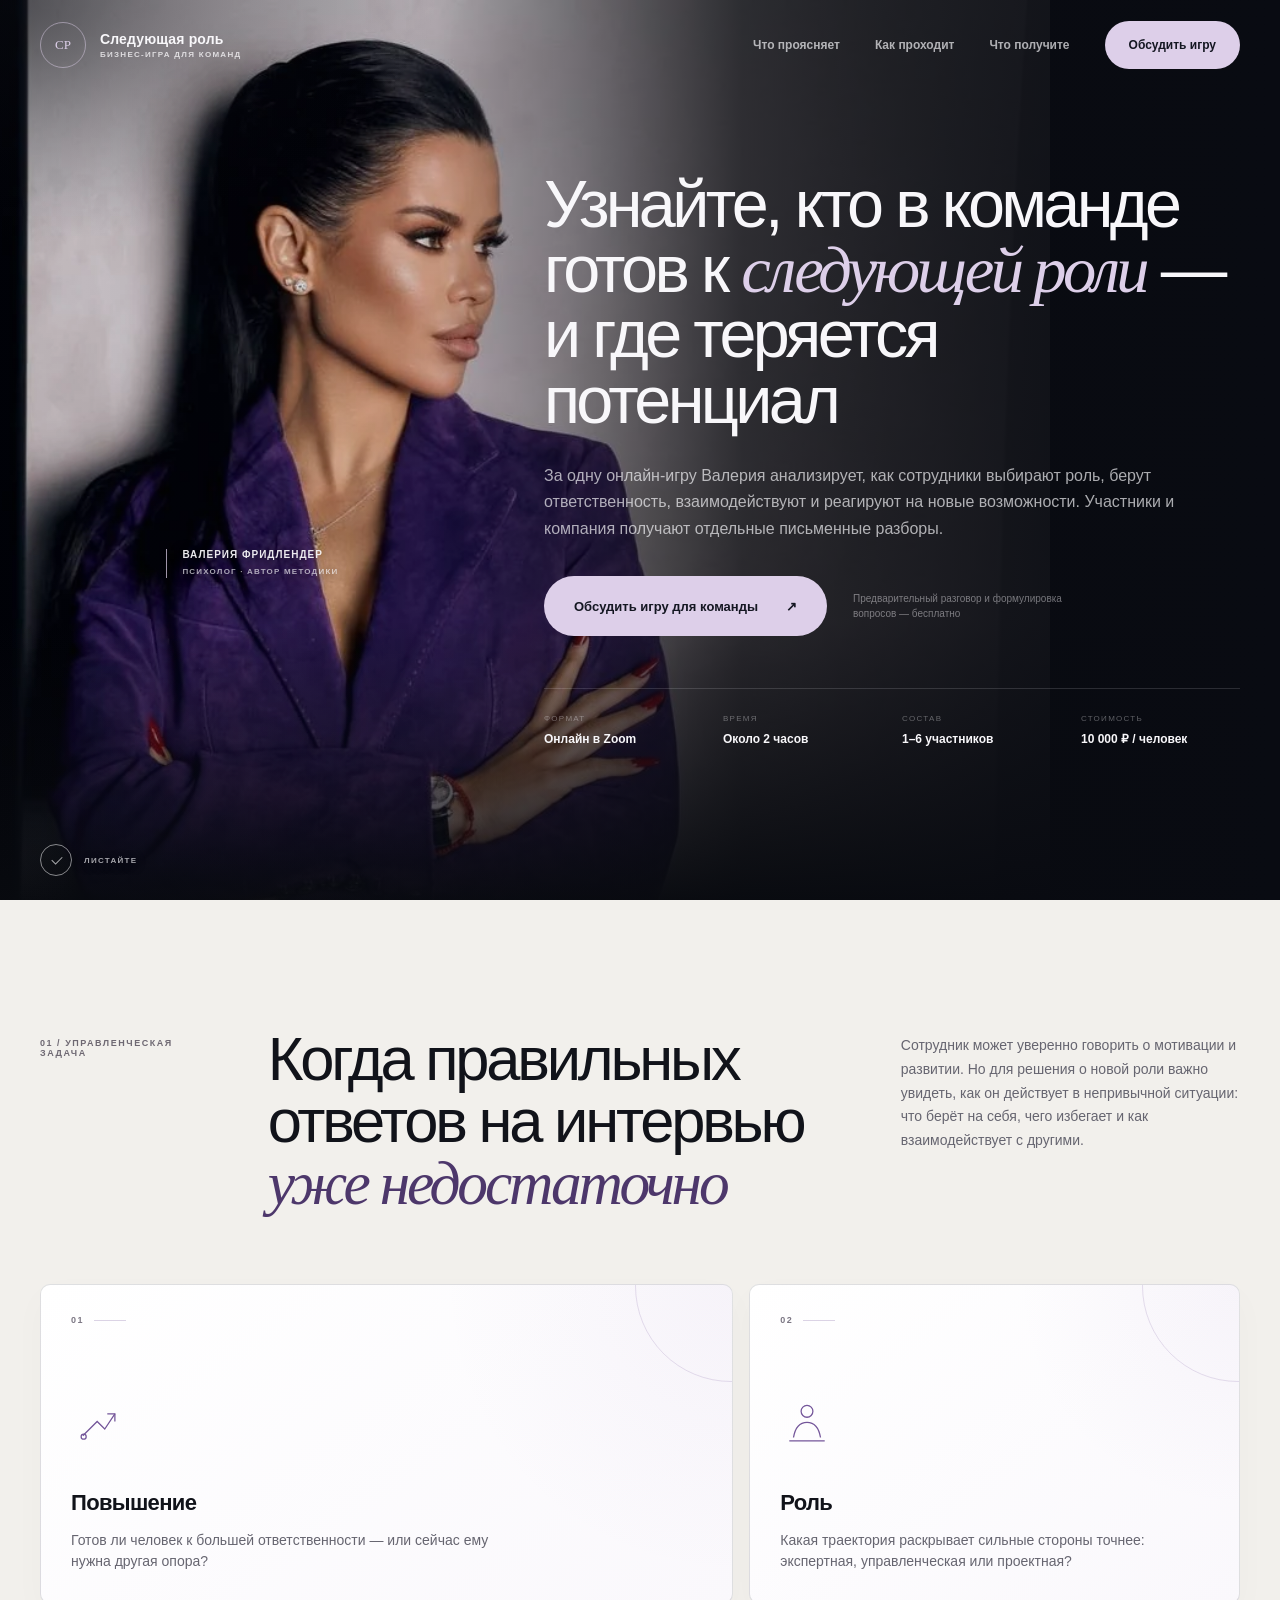
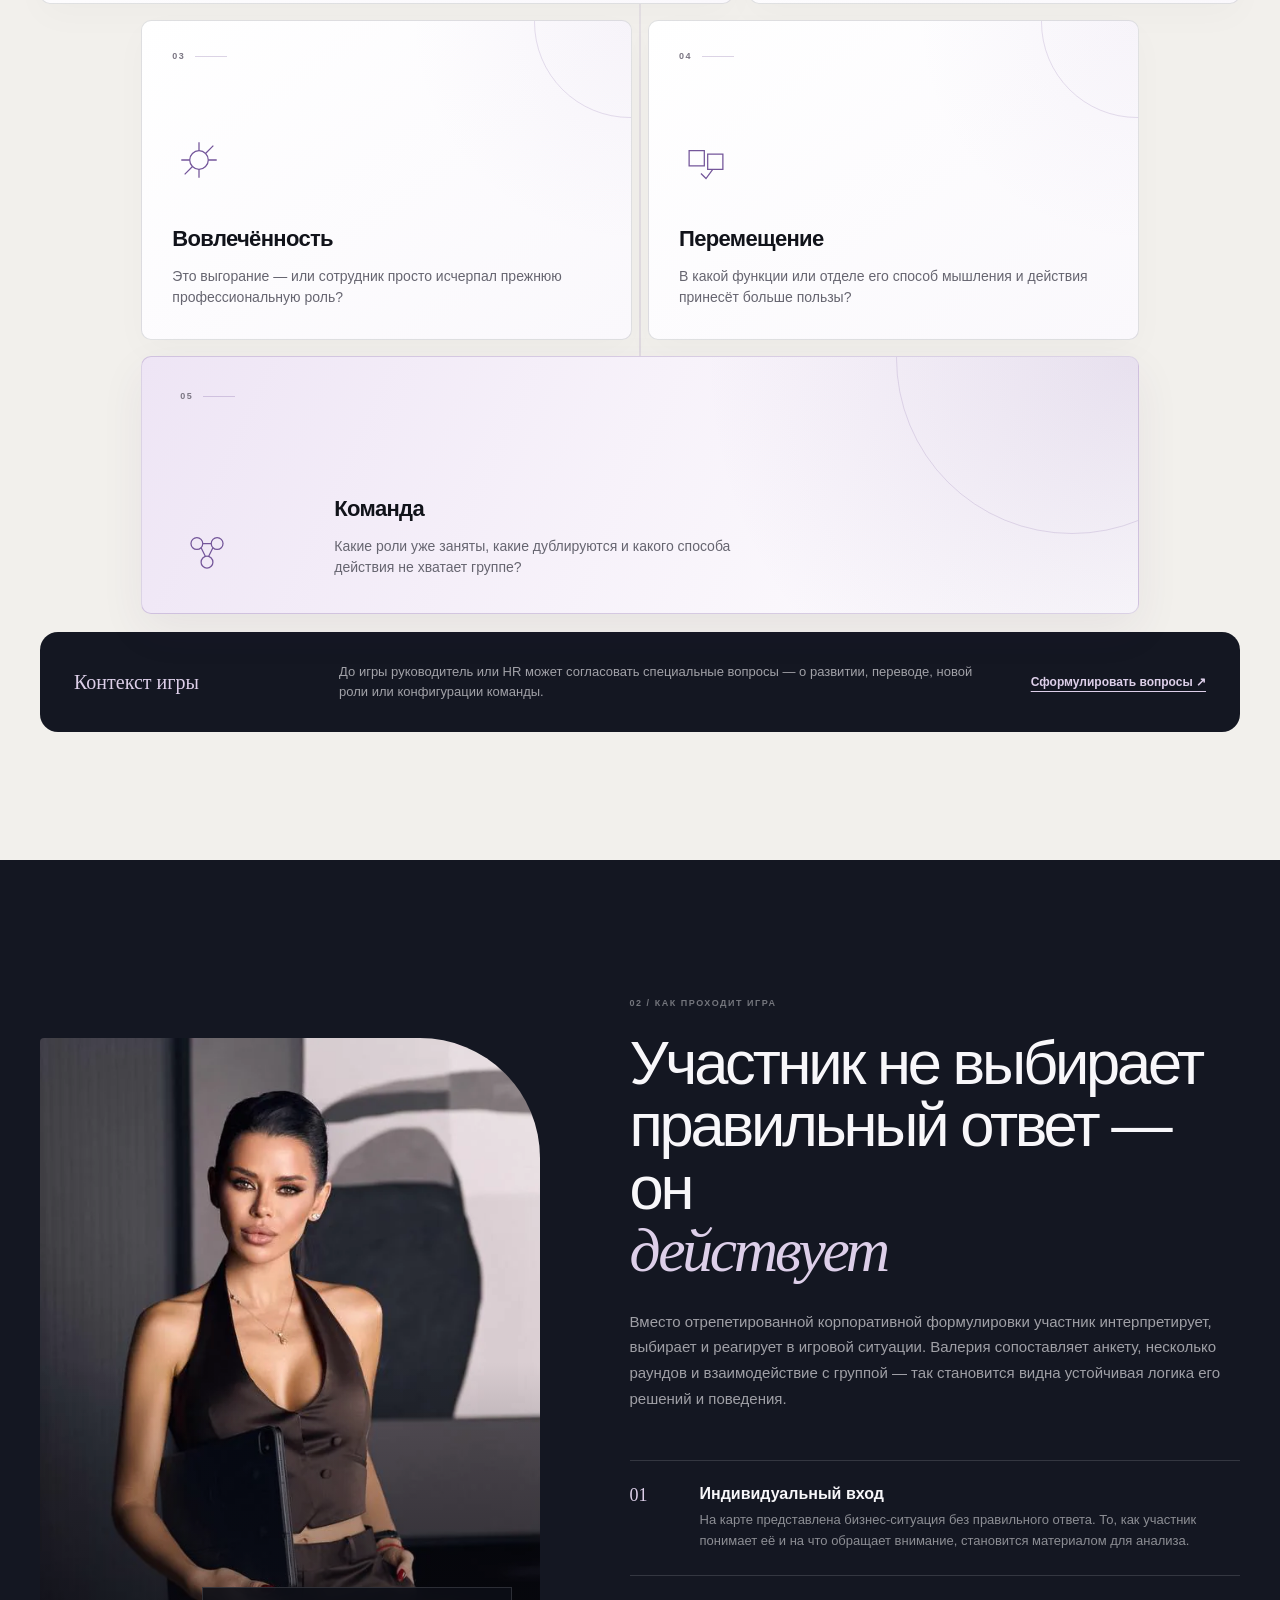
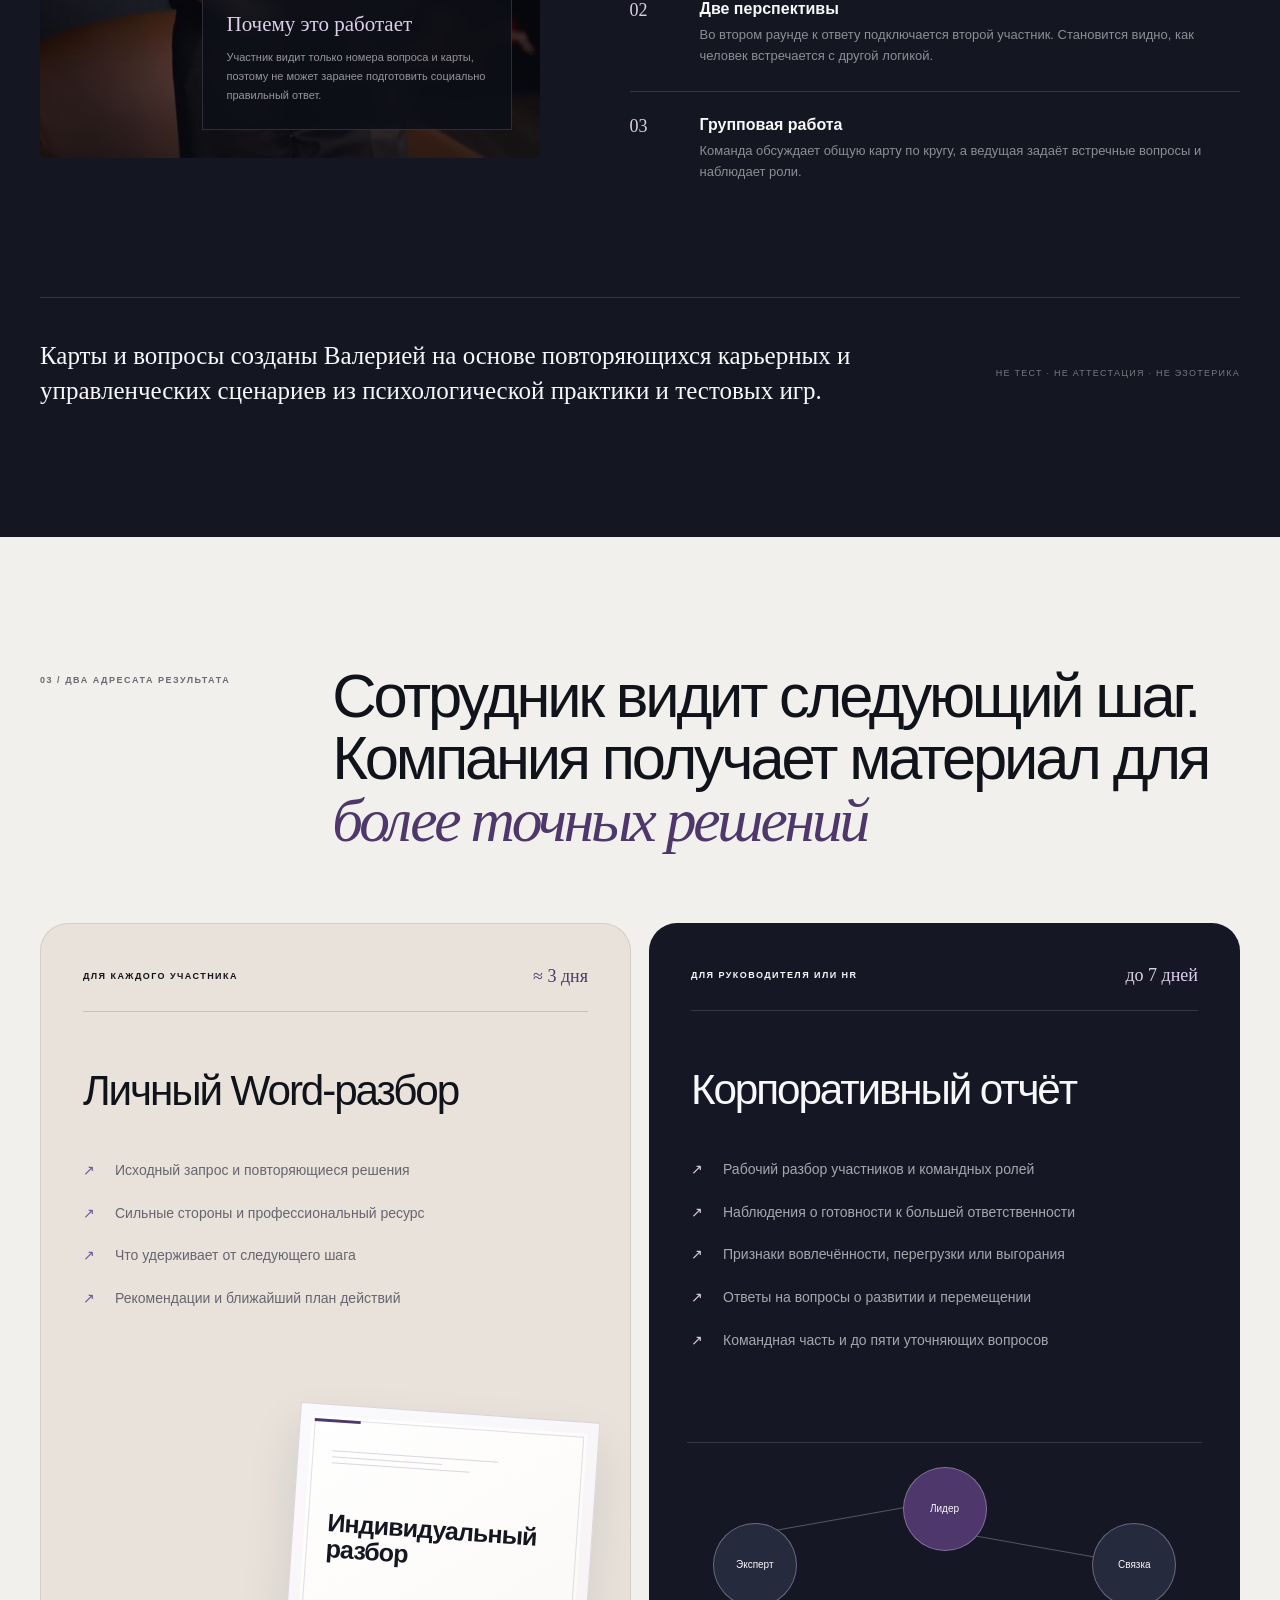
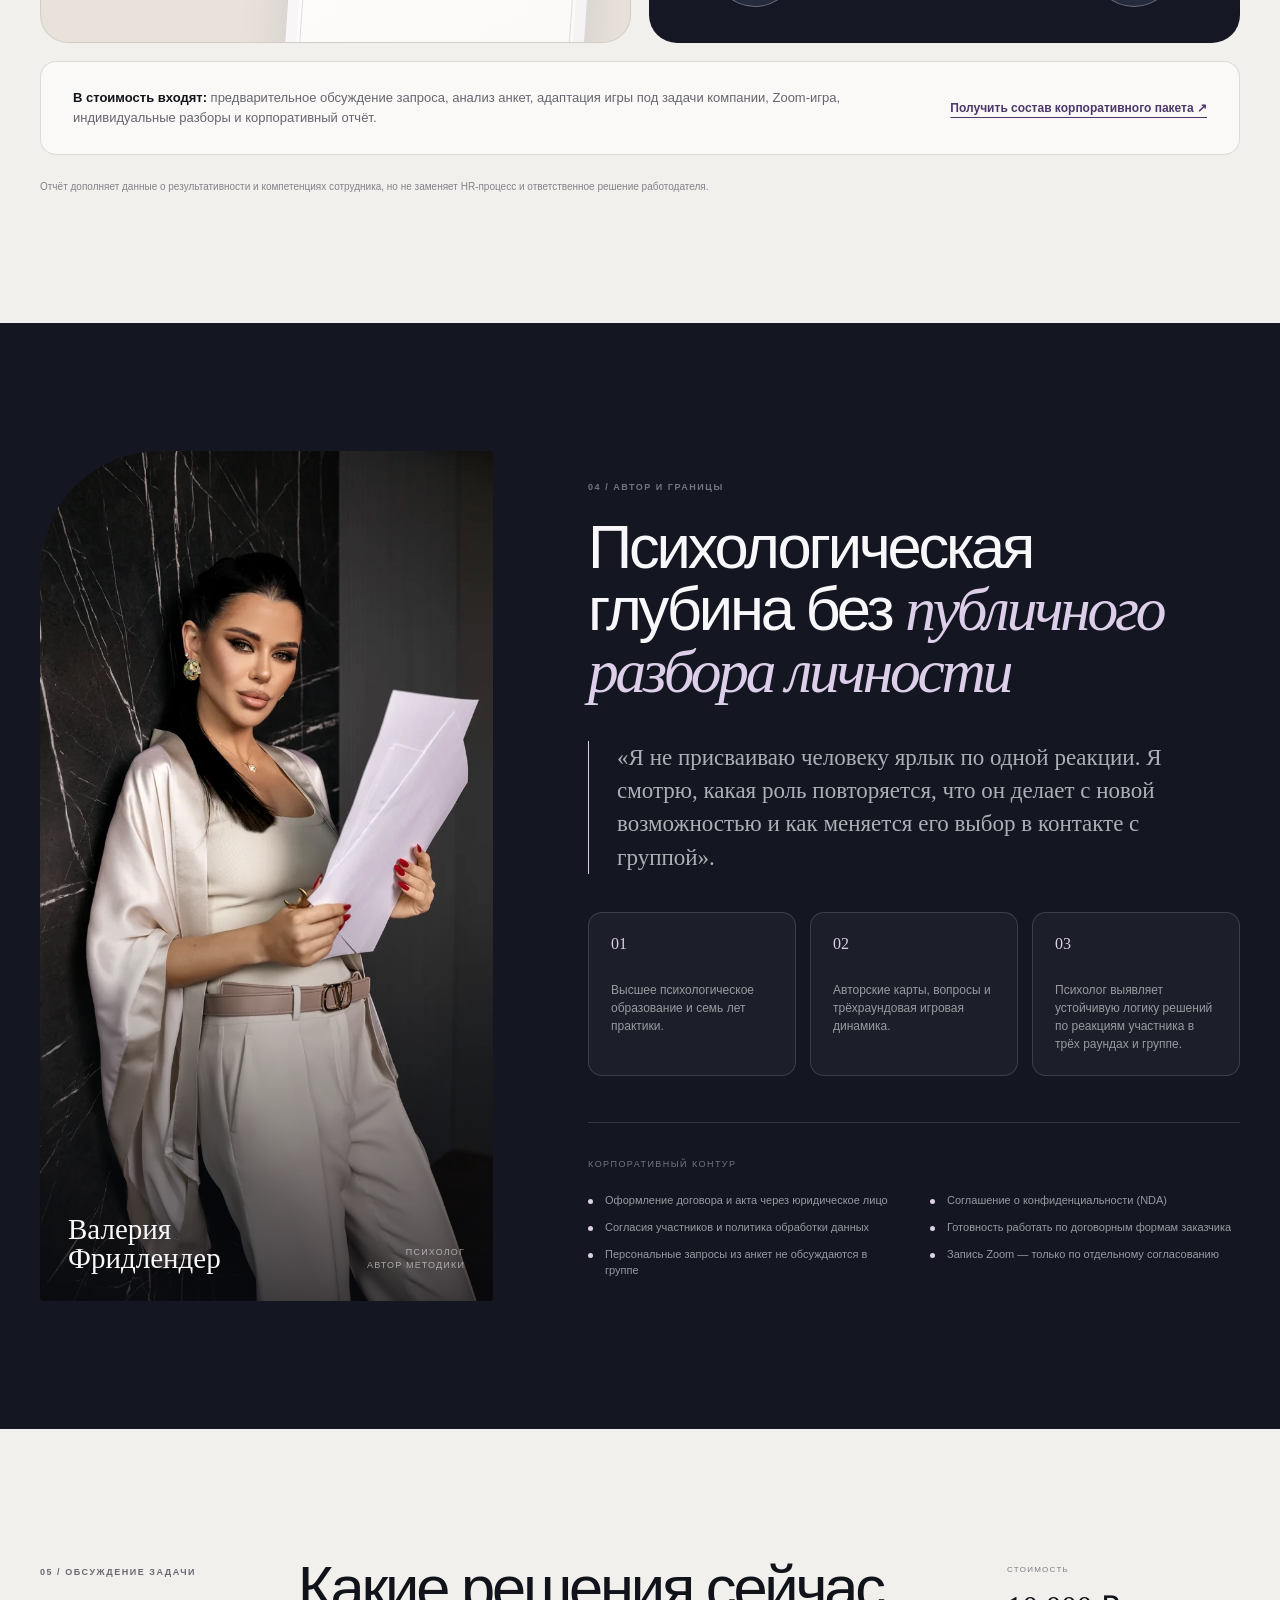
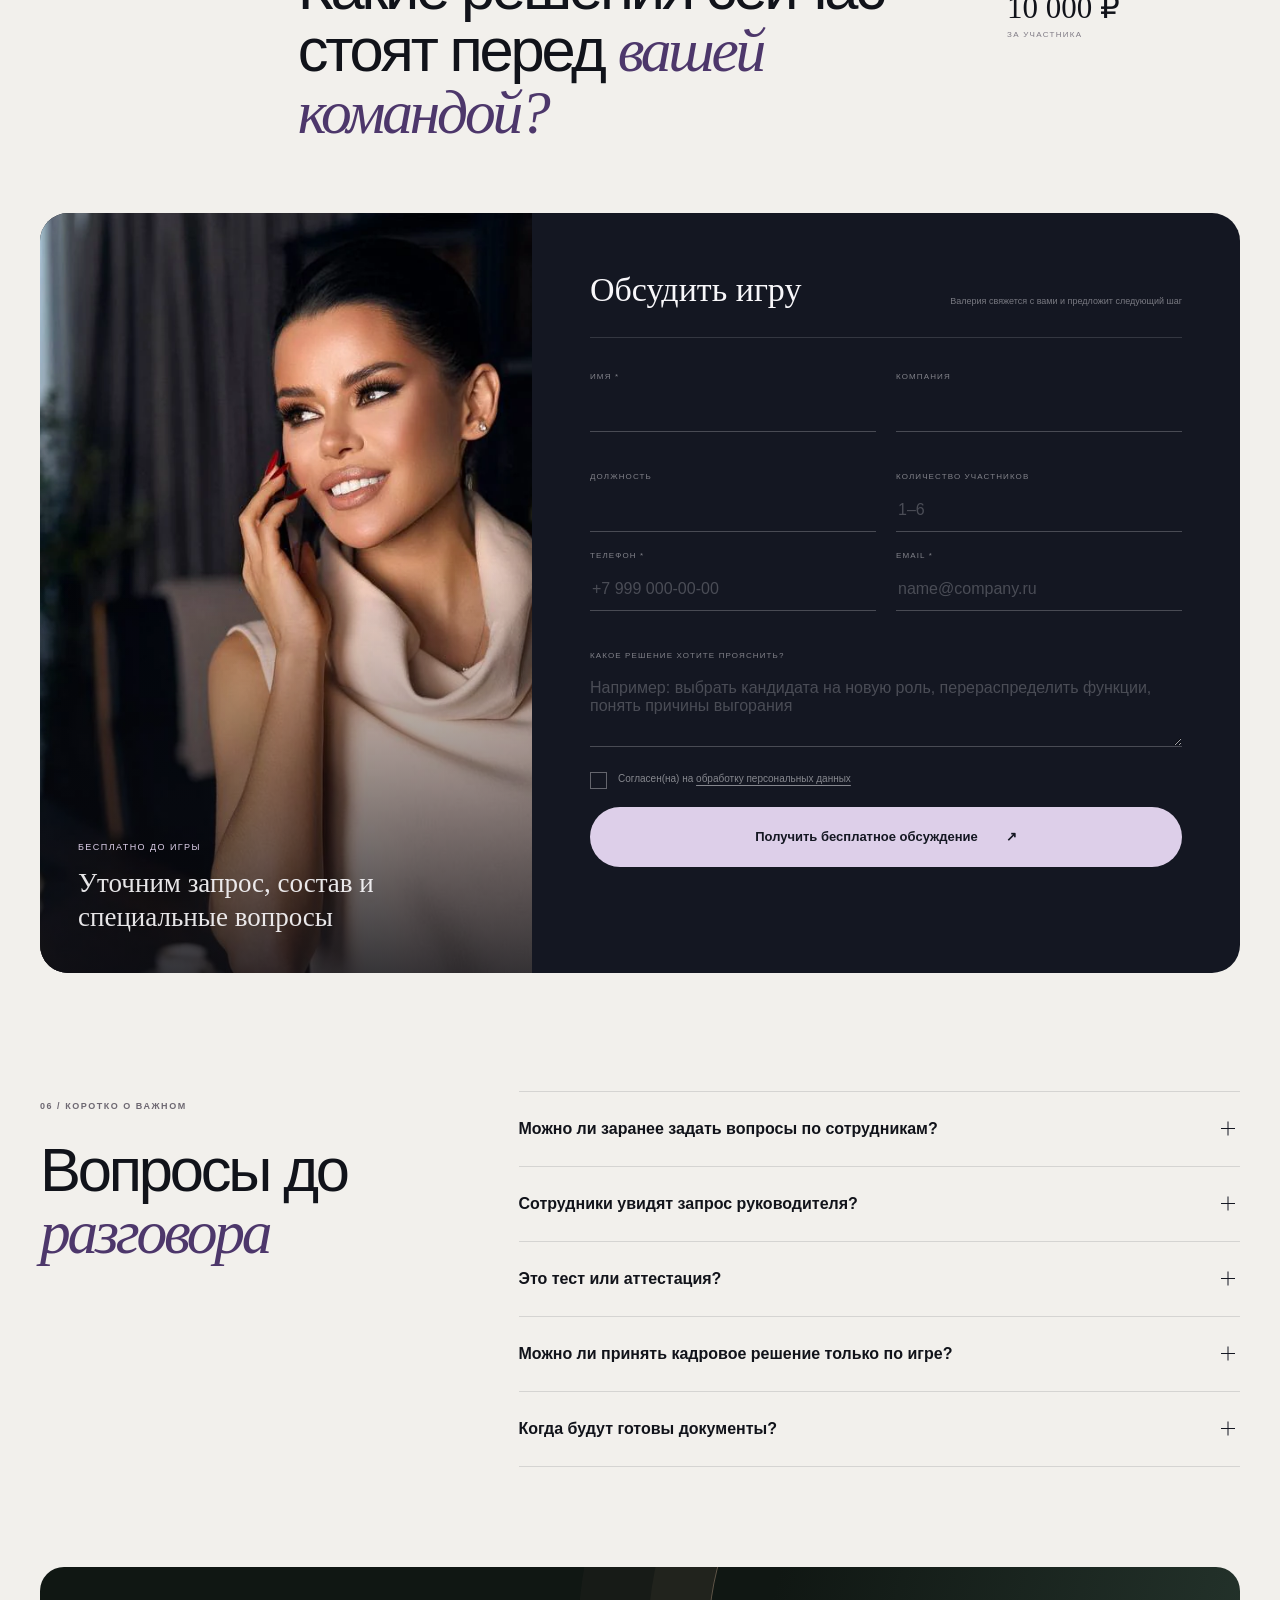
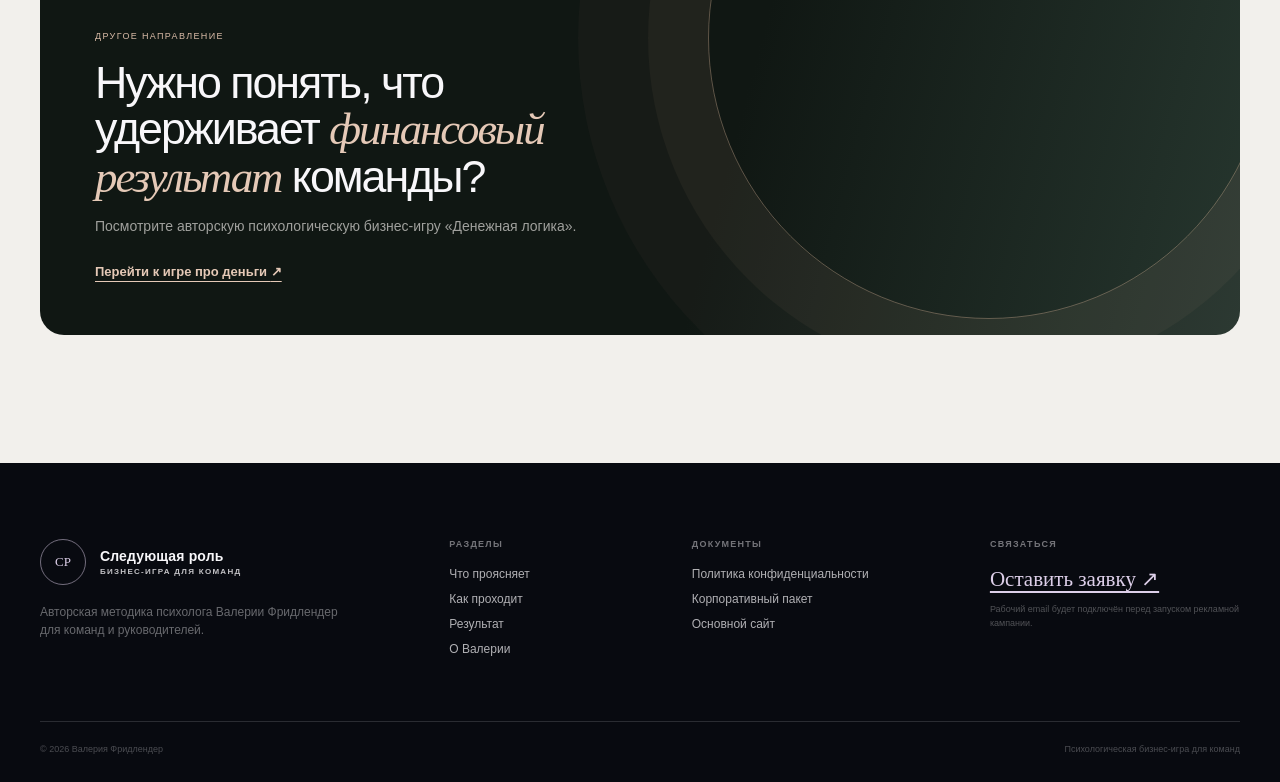
<file: index.html>
<!doctype html>
<html lang="ru" class="no-js">
<head>
  <meta charset="utf-8">
  <meta name="viewport" content="width=device-width, initial-scale=1">
  <title>Психологическая бизнес-игра про карьеру для команды | Валерия Фридлендер</title>
  <meta name="description" content="Онлайн-игра для HR и руководителей: анализ карьерных и рабочих паттернов, персональные разборы и корпоративный отчёт. 1–6 участников.">
  <meta name="theme-color" content="#10121a">
  <meta property="og:type" content="website">
  <meta property="og:title" content="Следующая роль — психологическая бизнес-игра для команд">
  <meta property="og:description" content="Узнайте, кто в команде готов к следующей роли — и где сейчас теряется потенциал.">
  <meta property="og:image" content="assets/images/og-career.jpg">
  <link rel="icon" href="assets/icons/favicon.svg" type="image/svg+xml">
  <link rel="preload" href="assets/images/hero-desktop.webp" as="image" media="(min-width: 768px)" type="image/webp">
  <link rel="preload" href="assets/images/hero-mobile-smile-marble.webp" as="image" media="(max-width: 767px)" type="image/webp">
  <link rel="stylesheet" href="styles.css?v=20260721-18">
  <script>document.documentElement.classList.remove('no-js');</script>
</head>
<body>
  <a class="skip-link" href="#main">Перейти к содержанию</a>

  <header class="site-header" data-header>
    <div class="container header-inner">
      <a class="brand" href="#top" aria-label="Следующая роль — на первый экран">
        <span class="brand-mark" aria-hidden="true">СР</span>
        <span class="brand-copy">
          <strong>Следующая роль</strong>
          <small>Бизнес-игра для команд</small>
        </span>
      </a>

      <button class="menu-toggle" type="button" aria-expanded="false" aria-controls="site-nav" data-menu-toggle>
        <span></span><span></span>
        <span class="sr-only">Открыть меню</span>
      </button>

      <nav class="site-nav" id="site-nav" aria-label="Основная навигация" data-nav>
        <a href="#questions">Что проясняет</a>
        <a href="#method">Как проходит</a>
        <a href="#result">Что получите</a>
        <a class="nav-cta" href="#contact">Обсудить игру</a>
      </nav>
    </div>
  </header>

  <main id="main">
    <section class="hero" id="top" aria-labelledby="hero-title">
      <picture class="hero-media">
        <source media="(max-width: 767px)" srcset="assets/images/hero-mobile-smile-marble.webp" type="image/webp">
        <source media="(max-width: 767px)" srcset="assets/images/hero-mobile-smile-marble.jpg">
        <source srcset="assets/images/hero-desktop.webp" type="image/webp">
        <img src="assets/images/hero-desktop.jpg" alt="Психолог Валерия Фридлендер в фиолетовом деловом костюме" width="1218" height="733">
      </picture>
      <div class="hero-shade" aria-hidden="true"></div>

      <div class="container hero-inner">
        <div class="hero-copy" data-reveal>
          <h1 id="hero-title">Узнайте, кто в команде готов к <em>следующей роли</em> — и где теряется потенциал</h1>
          <p class="hero-lead">За одну онлайн-игру Валерия анализирует, как сотрудники выбирают роль, берут ответственность, взаимодействуют и реагируют на новые возможности. Участники и компания получают отдельные письменные разборы.</p>
          <div class="hero-actions">
            <a class="button button-primary" href="#contact">Обсудить игру для команды <span aria-hidden="true">↗</span></a>
            <p>Предварительный разговор и формулировка вопросов — бесплатно</p>
          </div>
        </div>

        <dl class="hero-facts" aria-label="Основные параметры игры" data-reveal>
          <div><dt>Формат</dt><dd>Онлайн в Zoom</dd></div>
          <div><dt>Время</dt><dd>Около 2 часов</dd></div>
          <div><dt>Состав</dt><dd>1–6 участников</dd></div>
          <div><dt>Стоимость</dt><dd>10 000 ₽ / человек</dd></div>
        </dl>
      </div>
      <div class="hero-signature" aria-label="Валерия Фридлендер — психолог, автор методики">
        <strong>Валерия Фридлендер</strong>
        <span>Психолог · автор методики</span>
      </div>
      <a class="scroll-cue" href="#questions" aria-label="Перейти к следующему разделу"><span></span> Листайте</a>
    </section>

    <section class="section section-light questions" id="questions" aria-labelledby="questions-title">
      <div class="container">
        <div class="section-heading" data-reveal>
          <p class="section-number">01 / Управленческая задача</p>
          <h2 id="questions-title">Когда правильных ответов на интервью <em>уже недостаточно</em></h2>
          <p>Сотрудник может уверенно говорить о мотивации и развитии. Но для решения о новой роли важно увидеть, как он действует в непривычной ситуации: что берёт на себя, чего избегает и как взаимодействует с другими.</p>
        </div>

        <div class="question-grid">
          <article class="question-card question-card-wide" data-reveal>
            <span class="card-index">01</span>
            <svg viewBox="0 0 64 64" aria-hidden="true"><path d="M14 46 31 29l9 9 12-18"/><path d="M43 20h9v9"/><circle cx="15" cy="47" r="3"/></svg>
            <div><h3>Повышение</h3><p>Готов ли человек к большей ответственности — или сейчас ему нужна другая опора?</p></div>
          </article>
          <article class="question-card" data-reveal>
            <span class="card-index">02</span>
            <svg viewBox="0 0 64 64" aria-hidden="true"><circle cx="32" cy="17" r="7"/><path d="M16 48c2-12 8-18 16-18s14 6 16 18"/><path d="M11 52h42"/></svg>
            <div><h3>Роль</h3><p>Какая траектория раскрывает сильные стороны точнее: экспертная, управленческая или проектная?</p></div>
          </article>
          <article class="question-card" data-reveal>
            <span class="card-index">03</span>
            <svg viewBox="0 0 64 64" aria-hidden="true"><path d="M32 11v10M32 43v10M11 32h10M43 32h10"/><circle cx="32" cy="32" r="11"/><path d="M24 40 15 49M40 24l9-9"/></svg>
            <div><h3>Вовлечённость</h3><p>Это выгорание — или сотрудник просто исчерпал прежнюю профессиональную роль?</p></div>
          </article>
          <article class="question-card" data-reveal>
            <span class="card-index">04</span>
            <svg viewBox="0 0 64 64" aria-hidden="true"><path d="M12 21h18v18H12zM34 25h18v18H34z"/><path d="m26 48 6 6 8-11"/></svg>
            <div><h3>Перемещение</h3><p>В какой функции или отделе его способ мышления и действия принесёт больше пользы?</p></div>
          </article>
          <article class="question-card question-card-wide question-card-core" data-reveal>
            <span class="card-index">05</span>
            <svg viewBox="0 0 64 64" aria-hidden="true"><circle cx="20" cy="22" r="7"/><circle cx="44" cy="22" r="7"/><circle cx="32" cy="44" r="7"/><path d="m25 27 5 10M39 27l-5 10M27 22h10"/></svg>
            <div><h3>Команда</h3><p>Какие роли уже заняты, какие дублируются и какого способа действия не хватает группе?</p></div>
          </article>
        </div>

        <div class="custom-question" data-reveal>
          <span>Контекст игры</span>
          <p>До игры руководитель или HR может согласовать специальные вопросы — о развитии, переводе, новой роли или конфигурации команды.</p>
          <a href="#contact" data-topic="Сформулировать вопросы к карьерной игре">Сформулировать вопросы <span aria-hidden="true">↗</span></a>
        </div>
      </div>
    </section>

    <section class="section method" id="method" aria-labelledby="method-title">
      <div class="container method-layout">
        <div class="method-visual" data-reveal>
          <picture>
            <source srcset="assets/images/method-career.webp" type="image/webp">
            <img src="assets/images/method-career.jpg" alt="Валерия Фридлендер с рабочим планшетом" width="1280" height="853" loading="lazy">
          </picture>
          <div class="visual-note">
            <strong>Почему это работает</strong>
            <span>Участник видит только номера вопроса и карты, поэтому не может заранее подготовить социально правильный ответ.</span>
          </div>
        </div>

        <div class="method-copy">
          <p class="section-number section-number-light">02 / Как проходит игра</p>
          <h2 id="method-title" data-reveal>Участник не выбирает правильный ответ — он <em>действует</em></h2>
          <p class="method-lead" data-reveal>Вместо отрепетированной корпоративной формулировки участник интерпретирует, выбирает и реагирует в игровой ситуации. Валерия сопоставляет анкету, несколько раундов и взаимодействие с группой — так становится видна устойчивая логика его решений и поведения.</p>

          <ol class="rounds">
            <li data-reveal>
              <span class="round-number">01</span>
              <div><h3>Индивидуальный вход</h3><p>На карте представлена бизнес-ситуация без правильного ответа. То, как участник понимает её и на что обращает внимание, становится материалом для анализа.</p></div>
            </li>
            <li data-reveal>
              <span class="round-number">02</span>
              <div><h3>Две перспективы</h3><p>Во втором раунде к ответу подключается второй участник. Становится видно, как человек встречается с другой логикой.</p></div>
            </li>
            <li data-reveal>
              <span class="round-number">03</span>
              <div><h3>Групповая работа</h3><p>Команда обсуждает общую карту по кругу, а ведущая задаёт встречные вопросы и наблюдает роли.</p></div>
            </li>
          </ol>
        </div>
      </div>

      <div class="container method-origin" data-reveal>
        <p>Карты и вопросы созданы Валерией на основе повторяющихся карьерных и управленческих сценариев из психологической практики и тестовых игр.</p>
        <span>Не тест · не аттестация · не эзотерика</span>
      </div>
    </section>

    <section class="section section-light result" id="result" aria-labelledby="result-title">
      <div class="container">
        <div class="section-heading result-heading" data-reveal>
          <p class="section-number">03 / Два адресата результата</p>
          <h2 id="result-title">Сотрудник видит следующий шаг. Компания получает материал для <em>более точных решений</em></h2>
        </div>

        <div class="result-grid">
          <article class="result-card result-personal" data-reveal>
            <div class="result-card-head">
              <span>Для каждого участника</span>
              <strong>≈ 3 дня</strong>
            </div>
            <h3>Личный Word-разбор</h3>
            <ul class="check-list">
              <li>Исходный запрос и повторяющиеся решения</li>
              <li>Сильные стороны и профессиональный ресурс</li>
              <li>Что удерживает от следующего шага</li>
              <li>Рекомендации и ближайший план действий</li>
            </ul>
            <div class="document-preview" aria-hidden="true">
              <div><span></span><span></span><span></span></div>
              <b>Индивидуальный<br>разбор</b>
              <small>Конфиденциально</small>
            </div>
          </article>

          <article class="result-card result-company" data-reveal>
            <div class="result-card-head">
              <span>Для руководителя или HR</span>
              <strong>до 7 дней</strong>
            </div>
            <h3>Корпоративный отчёт</h3>
            <ul class="check-list">
              <li>Рабочий разбор участников и командных ролей</li>
              <li>Наблюдения о готовности к большей ответственности</li>
              <li>Признаки вовлечённости, перегрузки или выгорания</li>
              <li>Ответы на вопросы о развитии и перемещении</li>
              <li>Командная часть и до пяти уточняющих вопросов</li>
            </ul>
            <div class="role-map" aria-hidden="true">
              <span class="role-node role-node-a">Эксперт</span>
              <span class="role-node role-node-b">Лидер</span>
              <span class="role-node role-node-c">Связка</span>
              <span class="role-line role-line-a"></span>
              <span class="role-line role-line-b"></span>
            </div>
          </article>
        </div>

        <div class="included" data-reveal>
          <p><strong>В стоимость входят:</strong> предварительное обсуждение запроса, анализ анкет, адаптация игры под задачи компании, Zoom-игра, индивидуальные разборы и корпоративный отчёт.</p>
          <a href="#contact" data-topic="Получить состав корпоративного пакета">Получить состав корпоративного пакета <span aria-hidden="true">↗</span></a>
        </div>
        <p class="legal-note">Отчёт дополняет данные о результативности и компетенциях сотрудника, но не заменяет HR-процесс и ответственное решение работодателя.</p>
      </div>
    </section>

    <section class="section expert" id="expert" aria-labelledby="expert-title">
      <div class="container expert-layout">
        <div class="expert-photo" data-reveal>
          <picture>
            <source srcset="assets/images/expert-career-documents.webp" type="image/webp">
            <img src="assets/images/expert-career-documents.jpg" alt="Психолог Валерия Фридлендер с рабочими документами" width="900" height="1349" loading="lazy">
          </picture>
          <div class="expert-sign">
            <strong>Валерия<br>Фридлендер</strong>
            <span>психолог<br>автор методики</span>
          </div>
        </div>

        <div class="expert-copy">
          <p class="section-number section-number-light">04 / Автор и границы</p>
          <h2 id="expert-title" data-reveal>Психологическая глубина без <em>публичного разбора личности</em></h2>
          <blockquote data-reveal>«Я не присваиваю человеку ярлык по одной реакции. Я смотрю, какая роль повторяется, что он делает с новой возможностью и как меняется его выбор в контакте с группой».</blockquote>

          <div class="expert-points" data-reveal>
            <div><span>01</span><p>Высшее психологическое образование и семь лет практики.</p></div>
            <div><span>02</span><p>Авторские карты, вопросы и трёхраундовая игровая динамика.</p></div>
            <div><span>03</span><p>Психолог выявляет устойчивую логику решений по реакциям участника в трёх раундах и группе.</p></div>
          </div>

          <div class="security" data-reveal>
            <span>Корпоративный контур</span>
            <ul>
              <li>Оформление договора и акта через юридическое лицо</li>
              <li>Соглашение о конфиденциальности (NDA)</li>
              <li>Согласия участников и политика обработки данных</li>
              <li>Готовность работать по договорным формам заказчика</li>
              <li>Персональные запросы из анкет не обсуждаются в группе</li>
              <li>Запись Zoom — только по отдельному согласованию</li>
            </ul>
          </div>
        </div>
      </div>
    </section>

    <section class="section contact" id="contact" aria-labelledby="contact-title">
      <div class="container">
        <div class="contact-intro" data-reveal>
          <p class="section-number">05 / Обсуждение задачи</p>
          <h2 id="contact-title">Какие решения сейчас стоят перед <em>вашей командой?</em></h2>
          <div class="price-line"><span>Стоимость</span><strong>10 000 ₽</strong><small>за участника</small></div>
        </div>

        <div class="contact-panel">
          <div class="contact-photo" data-reveal>
            <picture>
              <source srcset="assets/images/contact.webp" type="image/webp">
              <img src="assets/images/contact.jpg" alt="Валерия Фридлендер разговаривает по телефону" width="1280" height="853" loading="lazy">
            </picture>
            <div class="contact-photo-copy">
              <span>Бесплатно до игры</span>
              <strong>Уточним запрос, состав и специальные вопросы</strong>
            </div>
          </div>

          <form class="lead-form" action="send.php" method="post" novalidate data-form>
            <div class="form-heading">
              <span>Обсудить игру</span>
              <small>Валерия свяжется с вами и предложит следующий шаг</small>
            </div>

            <div class="form-grid">
              <label><span>Имя *</span><input type="text" name="name" autocomplete="name" required><small class="field-error"></small></label>
              <label><span>Компания</span><input type="text" name="company" autocomplete="organization"></label>
              <label><span>Должность</span><input type="text" name="position" autocomplete="organization-title"></label>
              <label><span>Количество участников</span><input type="number" name="participants" min="1" max="6" inputmode="numeric" placeholder="1–6"></label>
              <label><span>Телефон *</span><input type="tel" name="phone" autocomplete="tel" placeholder="+7 999 000-00-00" required><small class="field-error"></small></label>
              <label><span>Email *</span><input type="email" name="email" autocomplete="email" placeholder="name@company.ru" required><small class="field-error"></small></label>
              <label class="field-full"><span>Какое решение хотите прояснить?</span><textarea name="message" rows="3" placeholder="Например: выбрать кандидата на новую роль, перераспределить функции, понять причины выгорания"></textarea></label>
            </div>

            <input type="hidden" name="topic" value="Игра «Следующая роль»" data-topic-input>
            <input type="hidden" name="utm_source"><input type="hidden" name="utm_medium"><input type="hidden" name="utm_campaign"><input type="hidden" name="utm_content"><input type="hidden" name="utm_term"><input type="hidden" name="page_url">
            <label class="honey" aria-hidden="true">Не заполняйте<input type="text" name="website" tabindex="-1" autocomplete="off"></label>

            <label class="consent"><input type="checkbox" name="consent" value="1" required><span class="consent-box" aria-hidden="true"></span><span>Согласен(на) на <a href="privacy.html">обработку персональных данных</a></span></label>
            <small class="consent-error"></small>
            <button class="button button-submit" type="submit">Получить бесплатное обсуждение <span aria-hidden="true">↗</span></button>
            <p class="form-status" role="status" aria-live="polite" data-form-status></p>
          </form>
        </div>

        <div class="faq" data-reveal>
          <div>
            <p class="section-number">06 / Коротко о важном</p>
            <h2>Вопросы до <em>разговора</em></h2>
          </div>
          <div class="faq-list">
            <details><summary>Можно ли заранее задать вопросы по сотрудникам?<span></span></summary><p>Да. До игры руководитель или HR согласует задачи и специальные вопросы, которые будут учтены в анализе.</p></details>
            <details><summary>Сотрудники увидят запрос руководителя?<span></span></summary><p>Личные и управленческие вопросы не выносятся на общее обсуждение. Порядок подготовки отчётов фиксируется заранее.</p></details>
            <details><summary>Это тест или аттестация?<span></span></summary><p>Нет. Игра не выставляет автоматические оценки: Валерия анализирует наблюдаемые реакции в нескольких ситуациях.</p></details>
            <details><summary>Можно ли принять кадровое решение только по игре?<span></span></summary><p>Нет. Отчёт даёт дополнительный профессиональный материал, а решение работодателя учитывает результаты работы и другие данные.</p></details>
            <details><summary>Когда будут готовы документы?<span></span></summary><p>Индивидуальный разбор — ориентировочно за три дня, корпоративный отчёт — до семи дней.</p></details>
          </div>
        </div>

        <div class="money-teaser" data-reveal>
          <p class="money-label">Другое направление</p>
          <h2>Нужно понять, что удерживает <em>финансовый результат</em> команды?</h2>
          <p>Посмотрите авторскую психологическую бизнес-игру «Денежная логика».</p>
          <a href="https://ivashkov2022-droid.github.io/valeria-money-game/">Перейти к игре про деньги <span aria-hidden="true">↗</span></a>
        </div>
      </div>
    </section>
  </main>

  <footer class="site-footer">
    <div class="container footer-main">
      <div>
        <a class="brand brand-footer" href="#top">
          <span class="brand-mark" aria-hidden="true">СР</span>
          <span class="brand-copy"><strong>Следующая роль</strong><small>Бизнес-игра для команд</small></span>
        </a>
        <p>Авторская методика психолога Валерии Фридлендер для команд и руководителей.</p>
      </div>
      <div class="footer-links">
        <strong>Разделы</strong>
        <a href="#questions">Что проясняет</a><a href="#method">Как проходит</a><a href="#result">Результат</a><a href="#expert">О Валерии</a>
      </div>
      <div class="footer-links">
        <strong>Документы</strong>
        <a href="privacy.html">Политика конфиденциальности</a>
        <a href="#contact" data-topic="Получить корпоративный пакет документов">Корпоративный пакет</a>
        <a href="https://valerya-fridlender.ru/">Основной сайт</a>
      </div>
      <div class="footer-contact">
        <strong>Связаться</strong>
        <a href="#contact">Оставить заявку ↗</a>
        <small>Рабочий email будет подключён перед запуском рекламной кампании.</small>
      </div>
    </div>
    <div class="container footer-bottom">
      <span>© <span data-year></span> Валерия Фридлендер</span>
      <span>Психологическая бизнес-игра для команд</span>
    </div>
  </footer>

  <script src="script.js?v=20260721-18"></script>
</body>
</html>
</file>
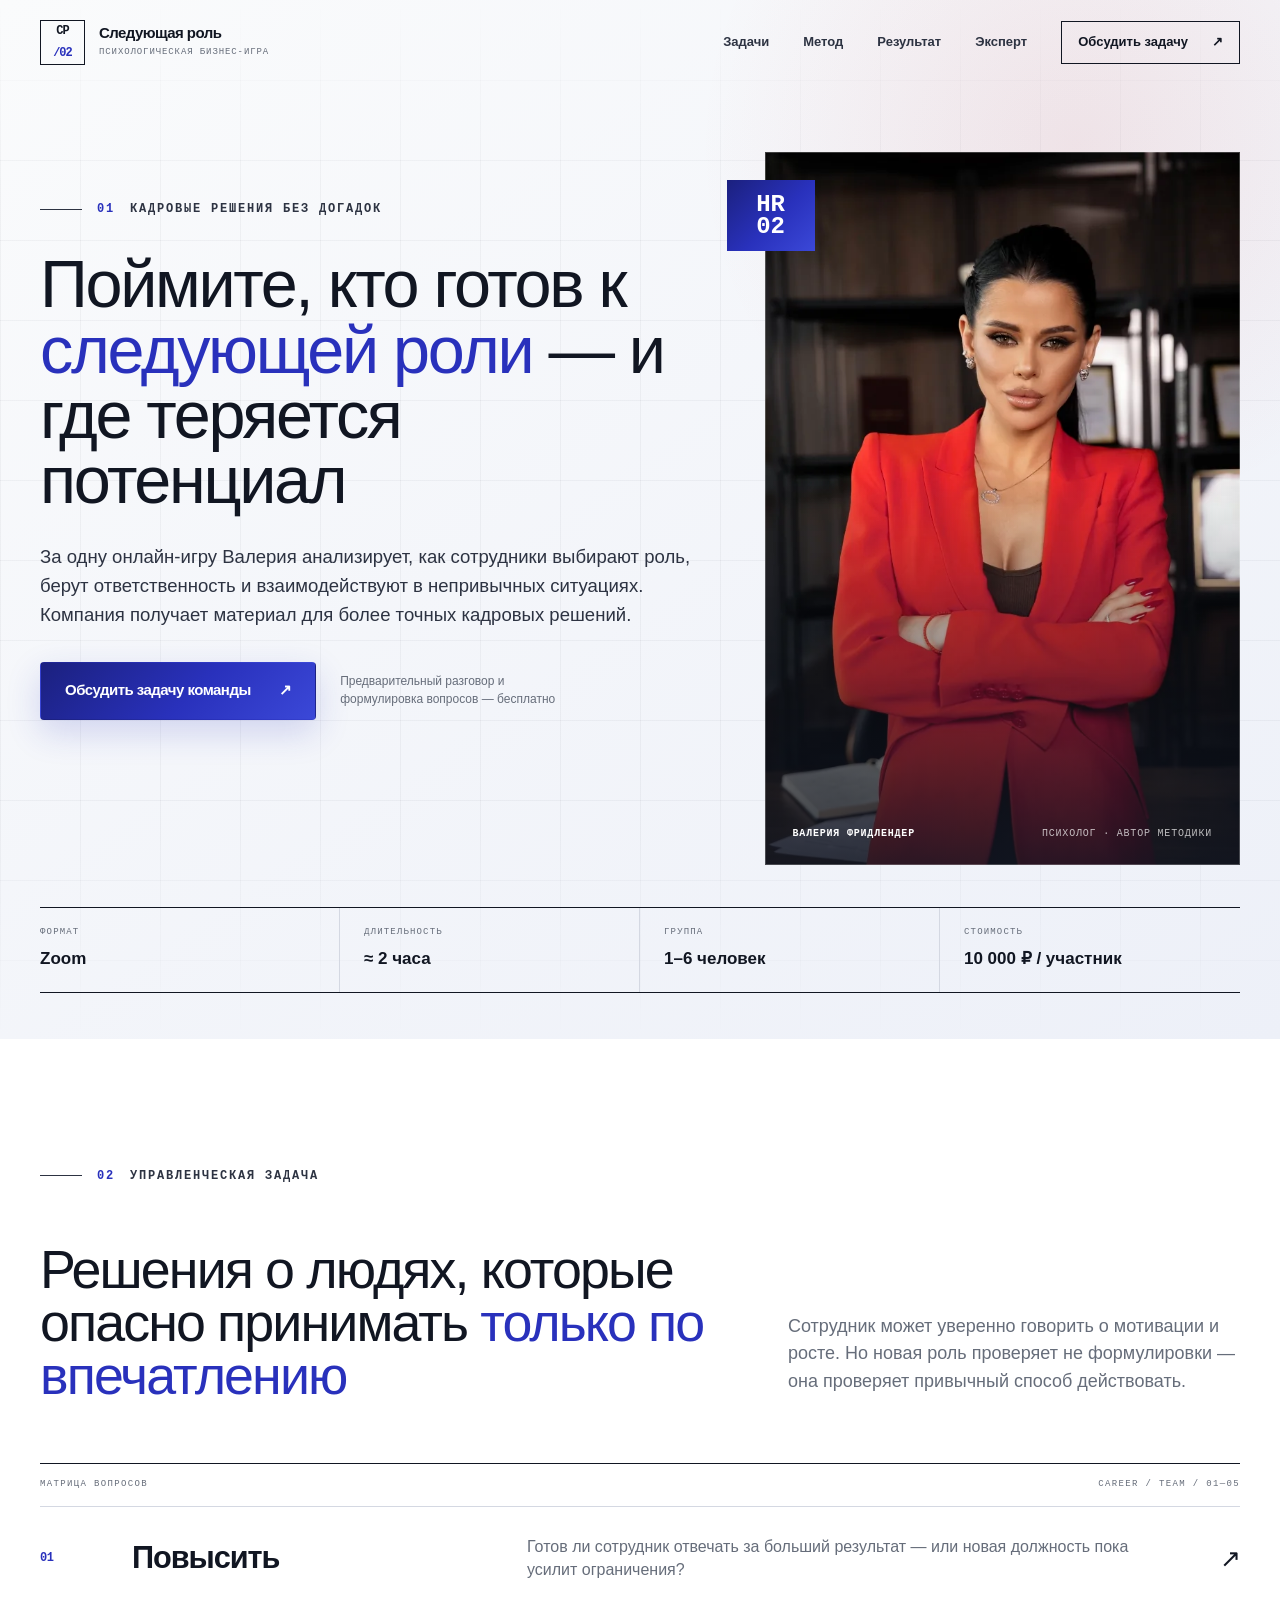
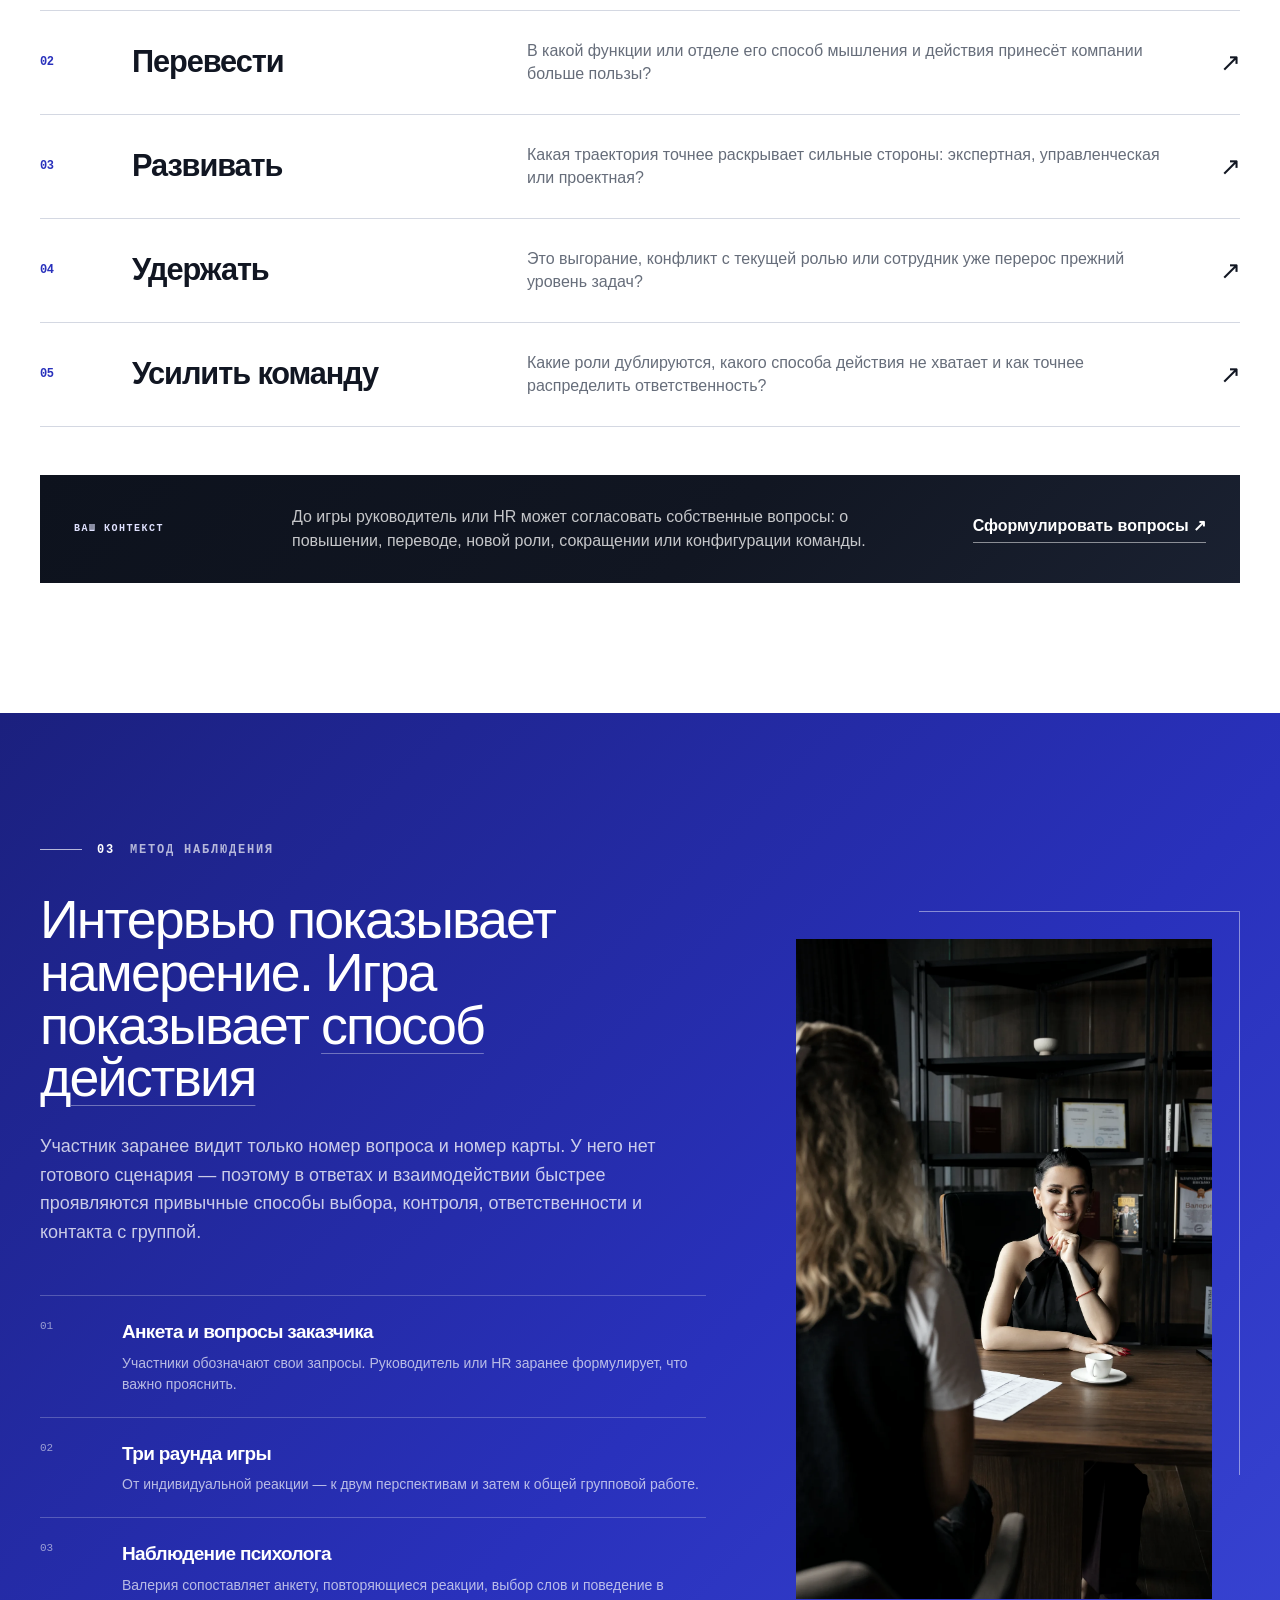
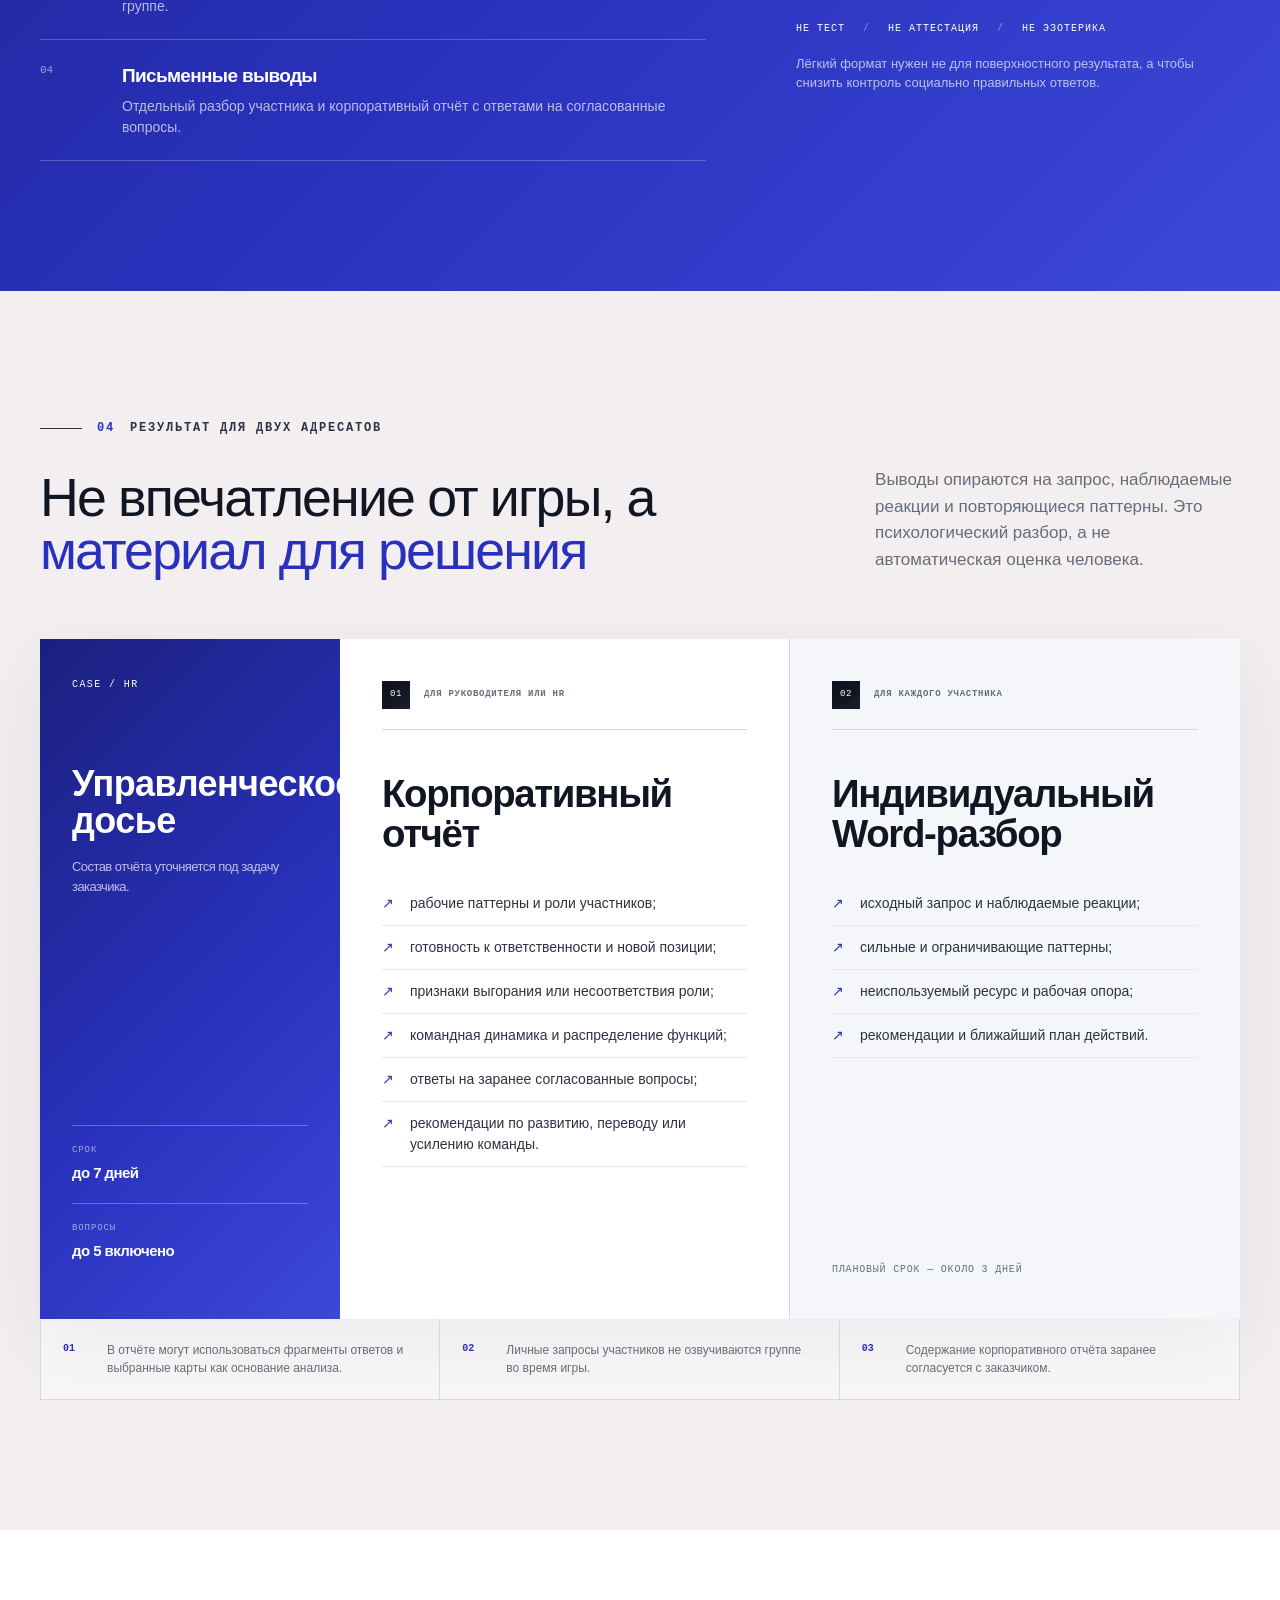
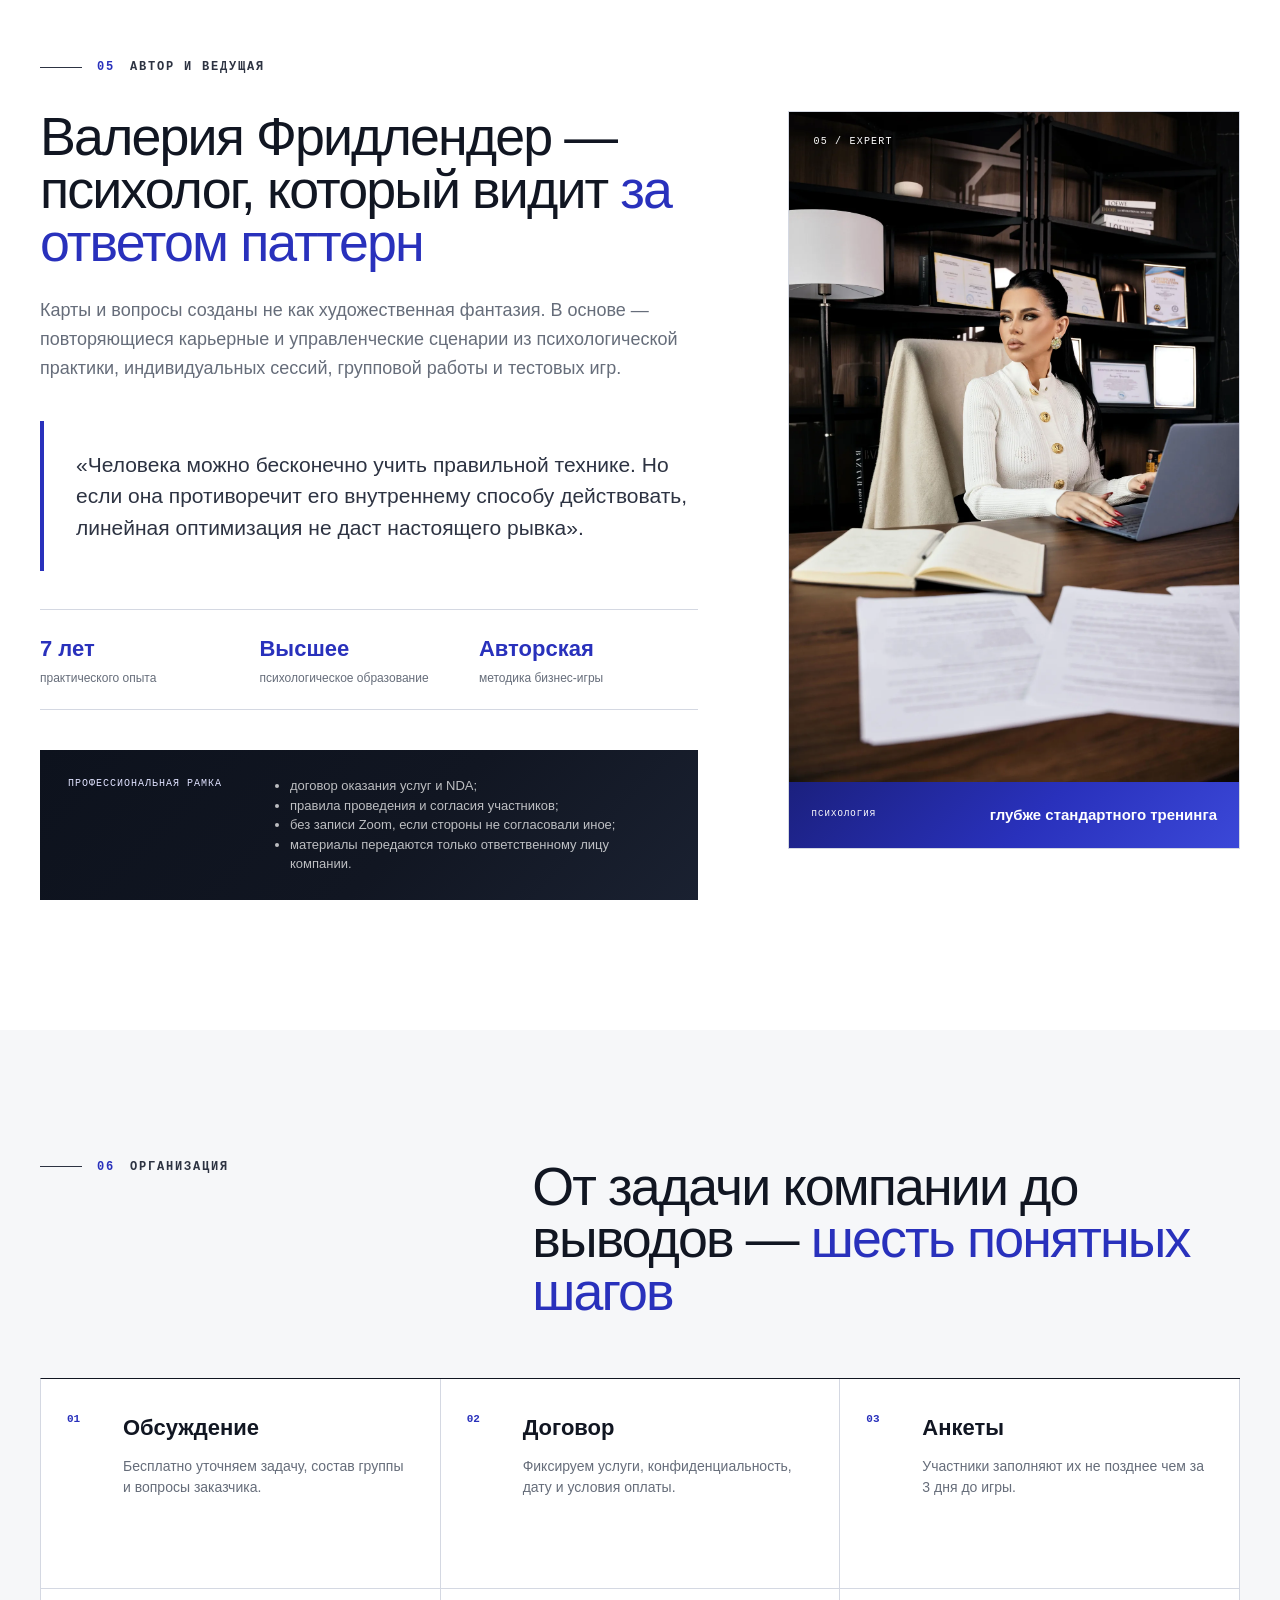
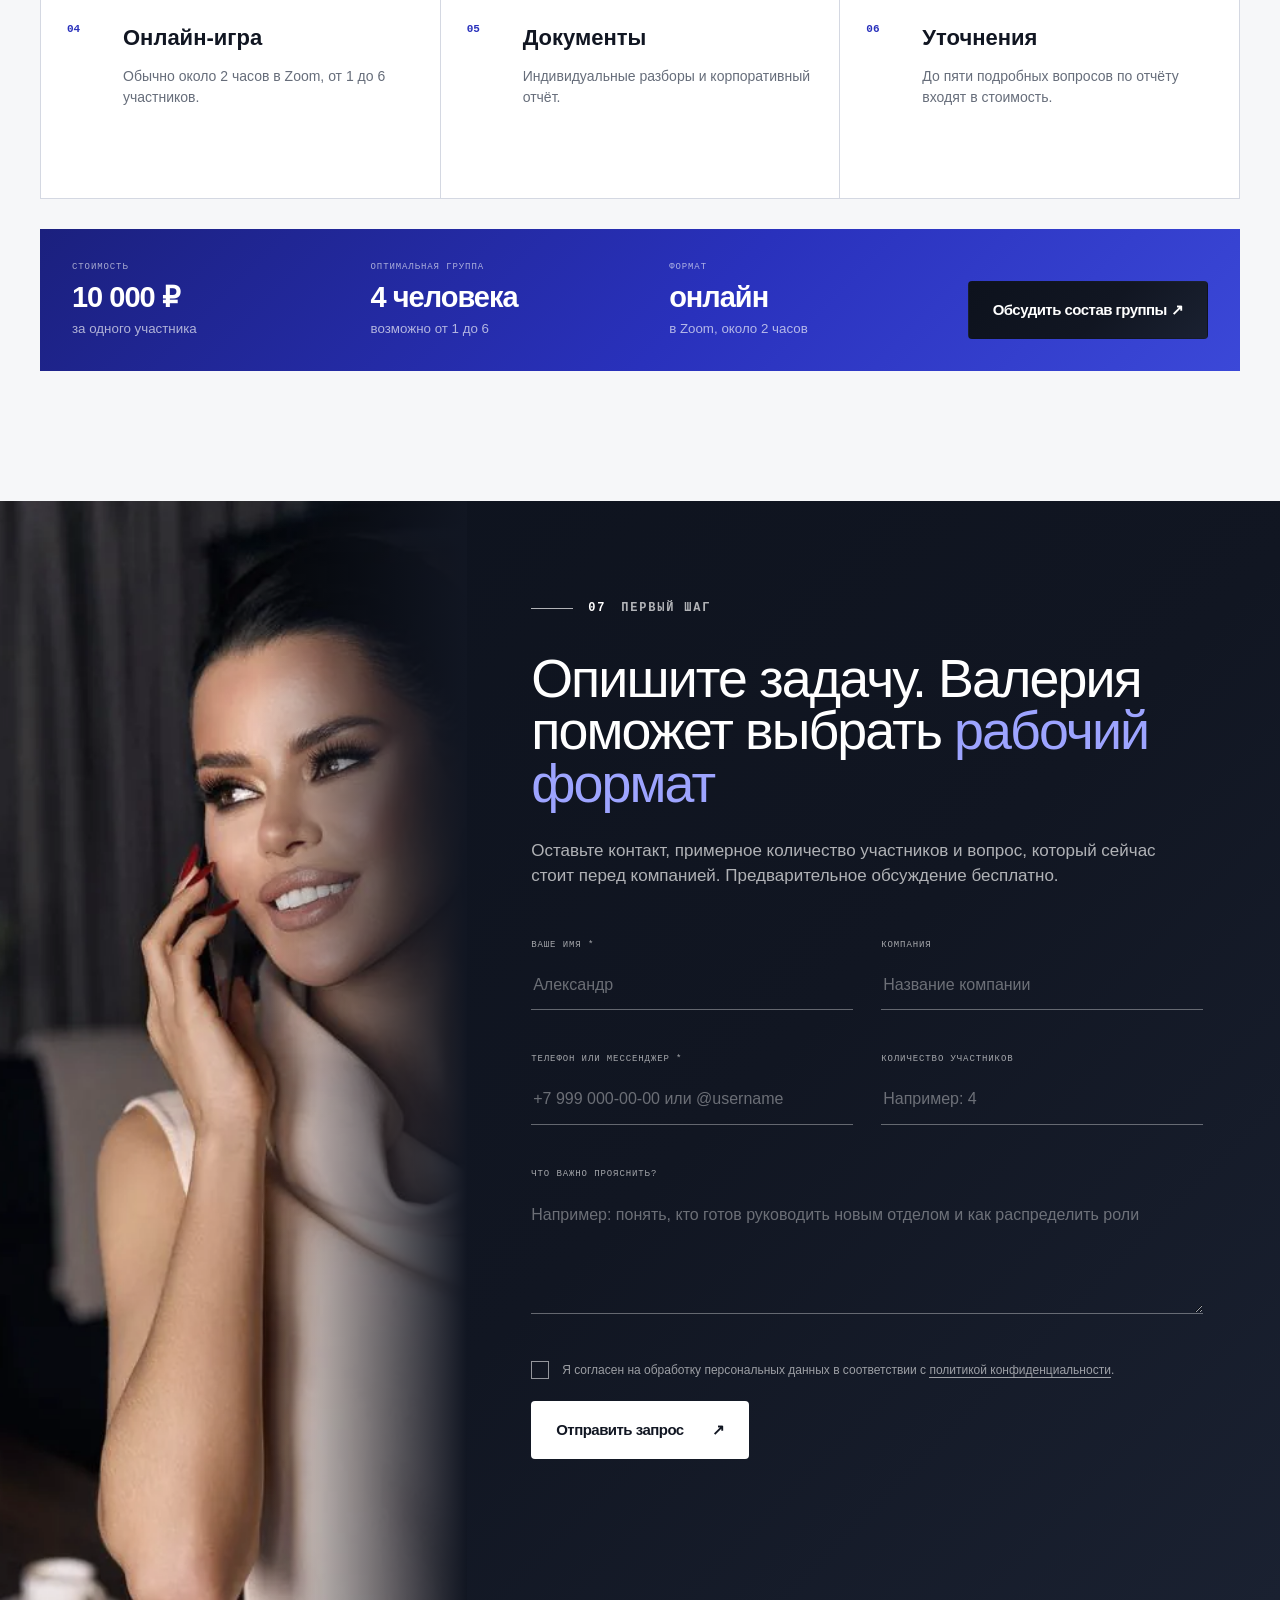
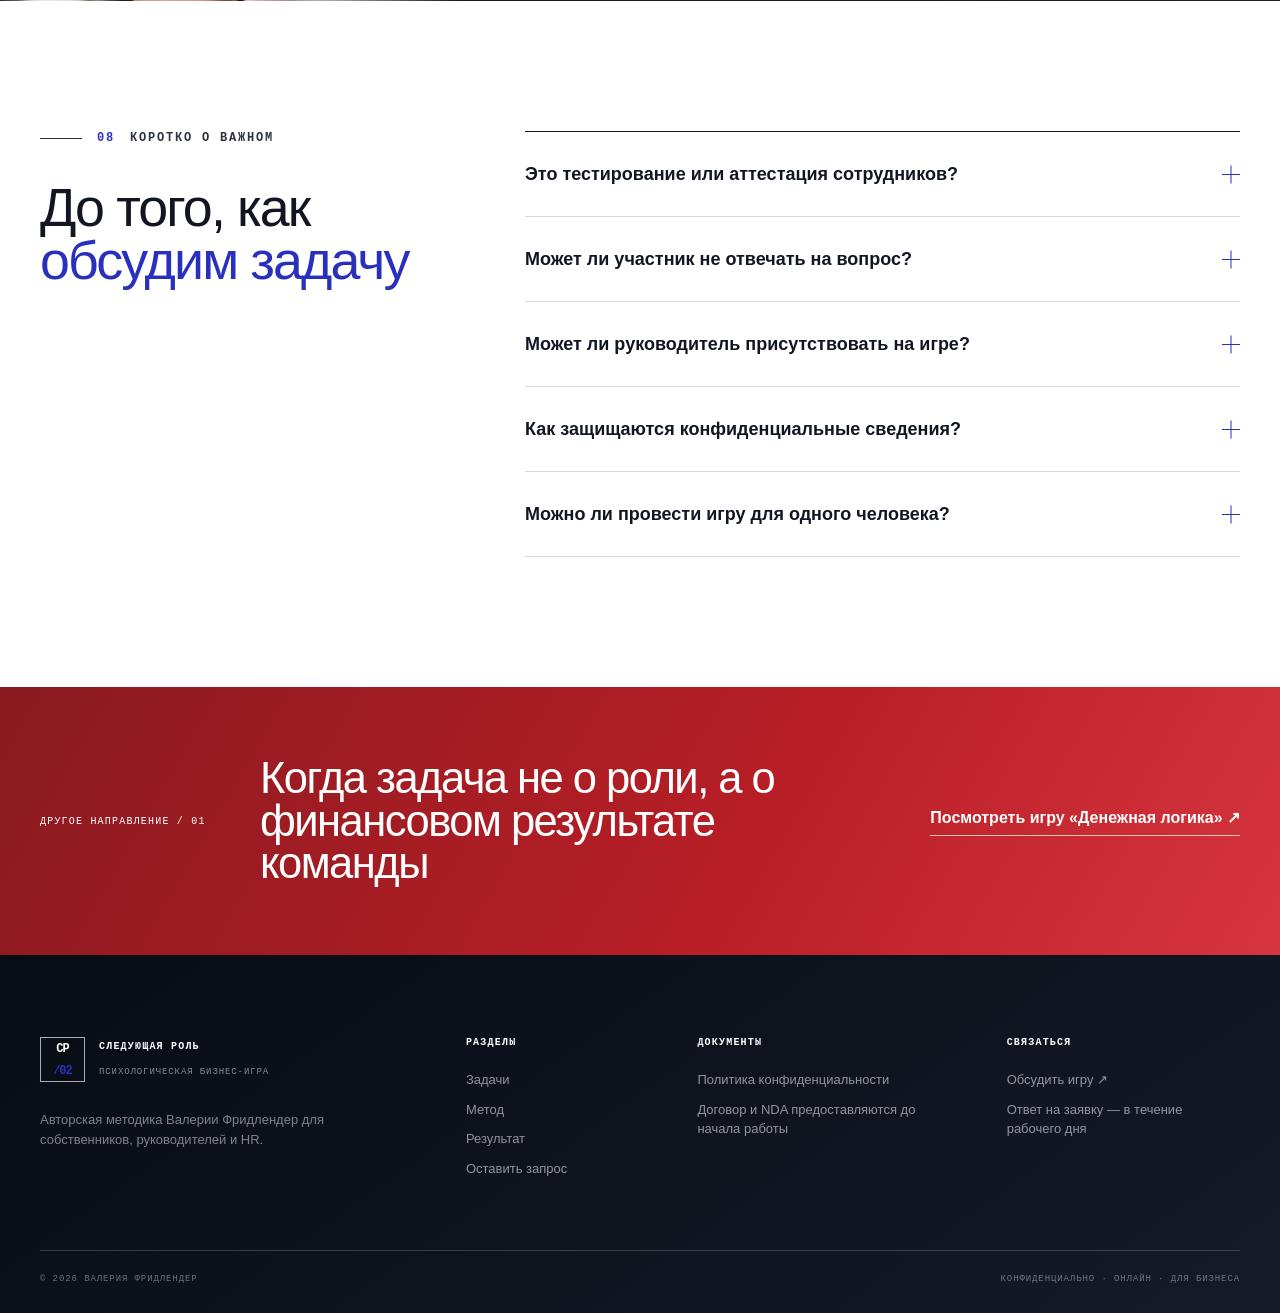
<file: concept-color/index.html>
<!doctype html>
<html lang="ru" class="no-js">
<head>
  <meta charset="utf-8">
  <meta name="viewport" content="width=device-width, initial-scale=1">
  <title>Следующая роль — психологическая бизнес-игра для кадровых решений</title>
  <meta name="description" content="Авторская психологическая бизнес-игра Валерии Фридлендер для собственников, руководителей и HR: увидеть потенциал сотрудников, рабочие паттерны и готовность к следующей роли.">
  <meta name="theme-color" content="#2931bc">
  <meta property="og:type" content="website">
  <meta property="og:title" content="Следующая роль — психологическая бизнес-игра для команд">
  <meta property="og:description" content="Материал для более точных решений о развитии, переводе, повышении и конфигурации команды.">
  <meta property="og:image" content="../concept/assets/images/og-career-concept.jpg">
  <link rel="icon" href="assets/icons/favicon.svg" type="image/svg+xml">
  <link rel="preload" href="../concept/assets/images/hero.webp" as="image" type="image/webp">
  <link rel="stylesheet" href="styles.css">
  <script>document.documentElement.classList.remove('no-js');</script>
</head>
<body>
  <a class="skip-link" href="#main">Перейти к содержанию</a>

  <header class="site-header" data-header>
    <div class="shell header-grid">
      <a class="brand" href="#top" aria-label="Следующая роль — на первый экран">
        <span class="brand-code" aria-hidden="true">СР<span>/02</span></span>
        <span class="brand-text">
          <strong>Следующая роль</strong>
          <small>Психологическая бизнес-игра</small>
        </span>
      </a>

      <button class="menu-toggle" type="button" aria-expanded="false" aria-controls="site-nav" data-menu-toggle>
        <span></span><span></span>
        <span class="sr-only">Открыть меню</span>
      </button>

      <nav class="site-nav" id="site-nav" aria-label="Основная навигация" data-nav>
        <a href="#decisions">Задачи</a>
        <a href="#method">Метод</a>
        <a href="#report">Результат</a>
        <a href="#expert">Эксперт</a>
        <a class="header-cta" href="#contact">Обсудить задачу <span aria-hidden="true">↗</span></a>
      </nav>
    </div>
  </header>

  <main id="main">
    <section class="hero" id="top" aria-labelledby="hero-title">
      <div class="hero-gridlines" aria-hidden="true"></div>
      <div class="shell hero-layout">
        <div class="hero-copy" data-reveal>
          <p class="kicker"><span>01</span> Кадровые решения без догадок</p>
          <h1 id="hero-title">Поймите, кто готов к <mark>следующей роли</mark> — и где теряется потенциал</h1>
          <p class="hero-lead">За одну онлайн-игру Валерия анализирует, как сотрудники выбирают роль, берут ответственность и взаимодействуют в непривычных ситуациях. Компания получает материал для более точных кадровых решений.</p>
          <div class="hero-actions">
            <a class="button button-blue" href="#contact">Обсудить задачу команды <span aria-hidden="true">↗</span></a>
            <p>Предварительный разговор и формулировка вопросов — бесплатно</p>
          </div>
        </div>

        <div class="hero-visual" data-reveal>
          <div class="portrait-frame">
            <picture>
              <source srcset="../concept/assets/images/hero.webp" type="image/webp">
              <img src="../concept/assets/images/hero.jpg" alt="Психолог Валерия Фридлендер в красном деловом костюме" width="1600" height="2400">
            </picture>
            <p class="portrait-caption"><span>Валерия Фридлендер</span> Психолог · автор методики</p>
          </div>
          <div class="visual-index" aria-hidden="true">HR<br>02</div>
        </div>

        <dl class="hero-facts" aria-label="Основные параметры игры" data-reveal>
          <div><dt>Формат</dt><dd>Zoom</dd></div>
          <div><dt>Длительность</dt><dd>≈ 2 часа</dd></div>
          <div><dt>Группа</dt><dd>1–6 человек</dd></div>
          <div><dt>Стоимость</dt><dd>10 000 ₽ / участник</dd></div>
        </dl>
      </div>
    </section>

    <section class="section decisions" id="decisions" aria-labelledby="decisions-title">
      <div class="shell">
        <div class="section-intro" data-reveal>
          <p class="kicker"><span>02</span> Управленческая задача</p>
          <h2 id="decisions-title">Решения о людях, которые опасно принимать <strong>только по впечатлению</strong></h2>
          <p>Сотрудник может уверенно говорить о мотивации и росте. Но новая роль проверяет не формулировки — она проверяет привычный способ действовать.</p>
        </div>

        <div class="decision-board" data-reveal>
          <div class="board-head">
            <span>Матрица вопросов</span>
            <span>CAREER / TEAM / 01—05</span>
          </div>
          <article class="decision-row">
            <span class="decision-number">01</span>
            <h3>Повысить</h3>
            <p>Готов ли сотрудник отвечать за больший результат — или новая должность пока усилит ограничения?</p>
            <span class="row-arrow" aria-hidden="true">↗</span>
          </article>
          <article class="decision-row">
            <span class="decision-number">02</span>
            <h3>Перевести</h3>
            <p>В какой функции или отделе его способ мышления и действия принесёт компании больше пользы?</p>
            <span class="row-arrow" aria-hidden="true">↗</span>
          </article>
          <article class="decision-row">
            <span class="decision-number">03</span>
            <h3>Развивать</h3>
            <p>Какая траектория точнее раскрывает сильные стороны: экспертная, управленческая или проектная?</p>
            <span class="row-arrow" aria-hidden="true">↗</span>
          </article>
          <article class="decision-row">
            <span class="decision-number">04</span>
            <h3>Удержать</h3>
            <p>Это выгорание, конфликт с текущей ролью или сотрудник уже перерос прежний уровень задач?</p>
            <span class="row-arrow" aria-hidden="true">↗</span>
          </article>
          <article class="decision-row">
            <span class="decision-number">05</span>
            <h3>Усилить команду</h3>
            <p>Какие роли дублируются, какого способа действия не хватает и как точнее распределить ответственность?</p>
            <span class="row-arrow" aria-hidden="true">↗</span>
          </article>
        </div>

        <div class="decision-note" data-reveal>
          <span>Ваш контекст</span>
          <p>До игры руководитель или HR может согласовать собственные вопросы: о повышении, переводе, новой роли, сокращении или конфигурации команды.</p>
          <a href="#contact">Сформулировать вопросы ↗</a>
        </div>
      </div>
    </section>

    <section class="section method" id="method" aria-labelledby="method-title">
      <div class="shell method-layout">
        <div class="method-copy" data-reveal>
          <p class="kicker kicker-light"><span>03</span> Метод наблюдения</p>
          <h2 id="method-title">Интервью показывает намерение. Игра показывает <strong>способ действия</strong></h2>
          <p class="method-lead">Участник заранее видит только номер вопроса и номер карты. У него нет готового сценария — поэтому в ответах и взаимодействии быстрее проявляются привычные способы выбора, контроля, ответственности и контакта с группой.</p>

          <ol class="route-list">
            <li>
              <span>01</span>
              <div><h3>Анкета и вопросы заказчика</h3><p>Участники обозначают свои запросы. Руководитель или HR заранее формулирует, что важно прояснить.</p></div>
            </li>
            <li>
              <span>02</span>
              <div><h3>Три раунда игры</h3><p>От индивидуальной реакции — к двум перспективам и затем к общей групповой работе.</p></div>
            </li>
            <li>
              <span>03</span>
              <div><h3>Наблюдение психолога</h3><p>Валерия сопоставляет анкету, повторяющиеся реакции, выбор слов и поведение в группе.</p></div>
            </li>
            <li>
              <span>04</span>
              <div><h3>Письменные выводы</h3><p>Отдельный разбор участника и корпоративный отчёт с ответами на согласованные вопросы.</p></div>
            </li>
          </ol>
        </div>

        <div class="method-media" data-reveal>
          <picture>
            <source srcset="../concept/assets/images/method.webp" type="image/webp">
            <img src="../concept/assets/images/method.jpg" loading="lazy" alt="Валерия Фридлендер проводит рабочее обсуждение" width="1400" height="2100">
          </picture>
          <div class="method-stamp">
            <span>Не тест</span>
            <span>Не аттестация</span>
            <span>Не эзотерика</span>
          </div>
          <p>Лёгкий формат нужен не для поверхностного результата, а чтобы снизить контроль социально правильных ответов.</p>
        </div>
      </div>
    </section>

    <section class="section report" id="report" aria-labelledby="report-title">
      <div class="shell">
        <div class="report-titlebar" data-reveal>
          <div>
            <p class="kicker"><span>04</span> Результат для двух адресатов</p>
            <h2 id="report-title">Не впечатление от игры, а <strong>материал для решения</strong></h2>
          </div>
          <p>Выводы опираются на запрос, наблюдаемые реакции и повторяющиеся паттерны. Это психологический разбор, а не автоматическая оценка человека.</p>
        </div>

        <div class="report-file" data-reveal>
          <aside class="file-sidebar">
            <span class="file-code">CASE / HR</span>
            <strong>Управленческое досье</strong>
            <p>Состав отчёта уточняется под задачу заказчика.</p>
            <div class="file-meta"><span>Срок</span><b>до 7 дней</b></div>
            <div class="file-meta"><span>Вопросы</span><b>до 5 включено</b></div>
          </aside>

          <div class="file-content">
            <article class="report-entry">
              <div class="entry-label"><span>01</span><b>Для руководителя или HR</b></div>
              <h3>Корпоративный отчёт</h3>
              <ul>
                <li>рабочие паттерны и роли участников;</li>
                <li>готовность к ответственности и новой позиции;</li>
                <li>признаки выгорания или несоответствия роли;</li>
                <li>командная динамика и распределение функций;</li>
                <li>ответы на заранее согласованные вопросы;</li>
                <li>рекомендации по развитию, переводу или усилению команды.</li>
              </ul>
            </article>

            <article class="report-entry report-entry-personal">
              <div class="entry-label"><span>02</span><b>Для каждого участника</b></div>
              <h3>Индивидуальный Word-разбор</h3>
              <ul>
                <li>исходный запрос и наблюдаемые реакции;</li>
                <li>сильные и ограничивающие паттерны;</li>
                <li>неиспользуемый ресурс и рабочая опора;</li>
                <li>рекомендации и ближайший план действий.</li>
              </ul>
              <p class="entry-time">Плановый срок — около 3 дней</p>
            </article>
          </div>
        </div>

        <div class="evidence-strip" data-reveal>
          <div><span>01</span><p>В отчёте могут использоваться фрагменты ответов и выбранные карты как основание анализа.</p></div>
          <div><span>02</span><p>Личные запросы участников не озвучиваются группе во время игры.</p></div>
          <div><span>03</span><p>Содержание корпоративного отчёта заранее согласуется с заказчиком.</p></div>
        </div>
      </div>
    </section>

    <section class="section expert" id="expert" aria-labelledby="expert-title">
      <div class="shell expert-layout">
        <div class="expert-copy" data-reveal>
          <p class="kicker"><span>05</span> Автор и ведущая</p>
          <h2 id="expert-title">Валерия Фридлендер — психолог, который видит <strong>за ответом паттерн</strong></h2>
          <p class="expert-lead">Карты и вопросы созданы не как художественная фантазия. В основе — повторяющиеся карьерные и управленческие сценарии из психологической практики, индивидуальных сессий, групповой работы и тестовых игр.</p>
          <blockquote>«Человека можно бесконечно учить правильной технике. Но если она противоречит его внутреннему способу действовать, линейная оптимизация не даст настоящего рывка».</blockquote>

          <dl class="expert-stats">
            <div><dt>7 лет</dt><dd>практического опыта</dd></div>
            <div><dt>Высшее</dt><dd>психологическое образование</dd></div>
            <div><dt>Авторская</dt><dd>методика бизнес-игры</dd></div>
          </dl>

          <div class="ethics">
            <span>Профессиональная рамка</span>
            <ul>
              <li>договор оказания услуг и NDA;</li>
              <li>правила проведения и согласия участников;</li>
              <li>без записи Zoom, если стороны не согласовали иное;</li>
              <li>материалы передаются только ответственному лицу компании.</li>
            </ul>
          </div>
        </div>

        <div class="expert-media" data-reveal>
          <picture>
            <source srcset="../concept/assets/images/expert.webp" type="image/webp">
            <img src="../concept/assets/images/expert.jpg" loading="lazy" alt="Валерия Фридлендер работает за ноутбуком в кабинете" width="1400" height="2100">
          </picture>
          <div class="expert-label"><span>Психология</span><b>глубже стандартного тренинга</b></div>
        </div>
      </div>
    </section>

    <section class="section format" aria-labelledby="format-title">
      <div class="shell">
        <div class="format-heading" data-reveal>
          <p class="kicker"><span>06</span> Организация</p>
          <h2 id="format-title">От задачи компании до выводов — <strong>шесть понятных шагов</strong></h2>
        </div>

        <ol class="format-steps" data-reveal>
          <li><span>01</span><div><b>Обсуждение</b><p>Бесплатно уточняем задачу, состав группы и вопросы заказчика.</p></div></li>
          <li><span>02</span><div><b>Договор</b><p>Фиксируем услуги, конфиденциальность, дату и условия оплаты.</p></div></li>
          <li><span>03</span><div><b>Анкеты</b><p>Участники заполняют их не позднее чем за 3 дня до игры.</p></div></li>
          <li><span>04</span><div><b>Онлайн-игра</b><p>Обычно около 2 часов в Zoom, от 1 до 6 участников.</p></div></li>
          <li><span>05</span><div><b>Документы</b><p>Индивидуальные разборы и корпоративный отчёт.</p></div></li>
          <li><span>06</span><div><b>Уточнения</b><p>До пяти подробных вопросов по отчёту входят в стоимость.</p></div></li>
        </ol>

        <div class="format-summary" data-reveal>
          <div><span>Стоимость</span><strong>10 000 ₽</strong><small>за одного участника</small></div>
          <div><span>Оптимальная группа</span><strong>4 человека</strong><small>возможно от 1 до 6</small></div>
          <div><span>Формат</span><strong>онлайн</strong><small>в Zoom, около 2 часов</small></div>
          <a class="button button-dark" href="#contact">Обсудить состав группы ↗</a>
        </div>
      </div>
    </section>

    <section class="contact" id="contact" aria-labelledby="contact-title">
      <div class="contact-photo" aria-hidden="true">
        <picture>
          <source srcset="../concept/assets/images/contact.webp" type="image/webp">
          <img src="../concept/assets/images/contact.jpg" loading="lazy" alt="">
        </picture>
      </div>

      <div class="contact-body">
        <div class="contact-heading" data-reveal>
          <p class="kicker kicker-light"><span>07</span> Первый шаг</p>
          <h2 id="contact-title">Опишите задачу. Валерия поможет выбрать <strong>рабочий формат</strong></h2>
          <p>Оставьте контакт, примерное количество участников и вопрос, который сейчас стоит перед компанией. Предварительное обсуждение бесплатно.</p>
        </div>

        <form class="lead-form" action="#" method="post" novalidate data-lead-form data-reveal>
          <div class="form-grid">
            <label>
              <span>Ваше имя *</span>
              <input type="text" name="name" autocomplete="name" placeholder="Александр" required>
              <small class="field-error" data-error-for="name"></small>
            </label>
            <label>
              <span>Компания</span>
              <input type="text" name="company" autocomplete="organization" placeholder="Название компании">
              <small class="field-error"></small>
            </label>
            <label>
              <span>Телефон или мессенджер *</span>
              <input type="text" name="contact" autocomplete="tel" placeholder="+7 999 000-00-00 или @username" required>
              <small class="field-error" data-error-for="contact"></small>
            </label>
            <label>
              <span>Количество участников</span>
              <input type="text" name="participants" inputmode="numeric" placeholder="Например: 4">
              <small class="field-error"></small>
            </label>
            <label class="field-full">
              <span>Что важно прояснить?</span>
              <textarea name="message" rows="4" placeholder="Например: понять, кто готов руководить новым отделом и как распределить роли"></textarea>
              <small class="field-error"></small>
            </label>
          </div>

          <label class="consent">
            <input type="checkbox" name="consent" required>
            <span class="consent-box" aria-hidden="true"></span>
            <span>Я согласен на обработку персональных данных в соответствии с <a href="privacy.html">политикой конфиденциальности</a>.</span>
          </label>
          <small class="consent-error" data-consent-error></small>

          <button class="button button-white button-submit" type="submit">Отправить запрос <span aria-hidden="true">↗</span></button>
          <p class="form-status" role="status" aria-live="polite" data-form-status></p>
        </form>
      </div>
    </section>

    <section class="faq" aria-labelledby="faq-title">
      <div class="shell faq-layout">
        <div data-reveal>
          <p class="kicker"><span>08</span> Коротко о важном</p>
          <h2 id="faq-title">До того, как <strong>обсудим задачу</strong></h2>
        </div>
        <div class="faq-list" data-reveal>
          <details>
            <summary>Это тестирование или аттестация сотрудников?<span></span></summary>
            <p>Нет. Это психологическая бизнес-игра и наблюдение за повторяющимися способами действия в игровых ситуациях. Результат не сводится к автоматическому баллу или типу личности.</p>
          </details>
          <details>
            <summary>Может ли участник не отвечать на вопрос?<span></span></summary>
            <p>Да. Участник может отказаться от отдельного вопроса. Комментарии и оценки сотрудников друг о друге ведущая не допускает.</p>
          </details>
          <details>
            <summary>Может ли руководитель присутствовать на игре?<span></span></summary>
            <p>Да, может присутствовать или не присутствовать — формат согласуется с заказчиком до игры.</p>
          </details>
          <details>
            <summary>Как защищаются конфиденциальные сведения?<span></span></summary>
            <p>Заключаются договор оказания услуг и соглашение о конфиденциальности. Материалы передаются ответственному лицу компании в согласованном порядке.</p>
          </details>
          <details>
            <summary>Можно ли провести игру для одного человека?<span></span></summary>
            <p>Да. Возможен состав от одного до шести участников. Для командной динамики оптимальны четыре участника.</p>
          </details>
        </div>
      </div>
    </section>

    <section class="other-product" aria-label="Другое направление">
      <div class="shell other-product-inner">
        <span>Другое направление / 01</span>
        <h2>Когда задача не о роли, а о финансовом результате команды</h2>
        <a href="https://ivashkov2022-droid.github.io/valeria-money-game/">Посмотреть игру «Денежная логика» ↗</a>
      </div>
    </section>
  </main>

  <footer class="site-footer">
    <div class="shell footer-grid">
      <div>
        <a class="brand brand-footer" href="#top">
          <span class="brand-code" aria-hidden="true">СР<span>/02</span></span>
          <span class="brand-text"><strong>Следующая роль</strong><small>Психологическая бизнес-игра</small></span>
        </a>
        <p>Авторская методика Валерии Фридлендер для собственников, руководителей и HR.</p>
      </div>
      <nav aria-label="Навигация в подвале">
        <strong>Разделы</strong>
        <a href="#decisions">Задачи</a>
        <a href="#method">Метод</a>
        <a href="#report">Результат</a>
        <a href="#contact">Оставить запрос</a>
      </nav>
      <div class="footer-legal">
        <strong>Документы</strong>
        <a href="privacy.html">Политика конфиденциальности</a>
        <span>Договор и NDA предоставляются до начала работы</span>
      </div>
      <div class="footer-contact">
        <strong>Связаться</strong>
        <a href="#contact">Обсудить игру ↗</a>
        <span>Ответ на заявку — в течение рабочего дня</span>
      </div>
    </div>
    <div class="shell footer-bottom">
      <span>© <span data-year></span> Валерия Фридлендер</span>
      <span>Конфиденциально · Онлайн · Для бизнеса</span>
    </div>
  </footer>

  <script src="script.js"></script>
</body>
</html>
</file>
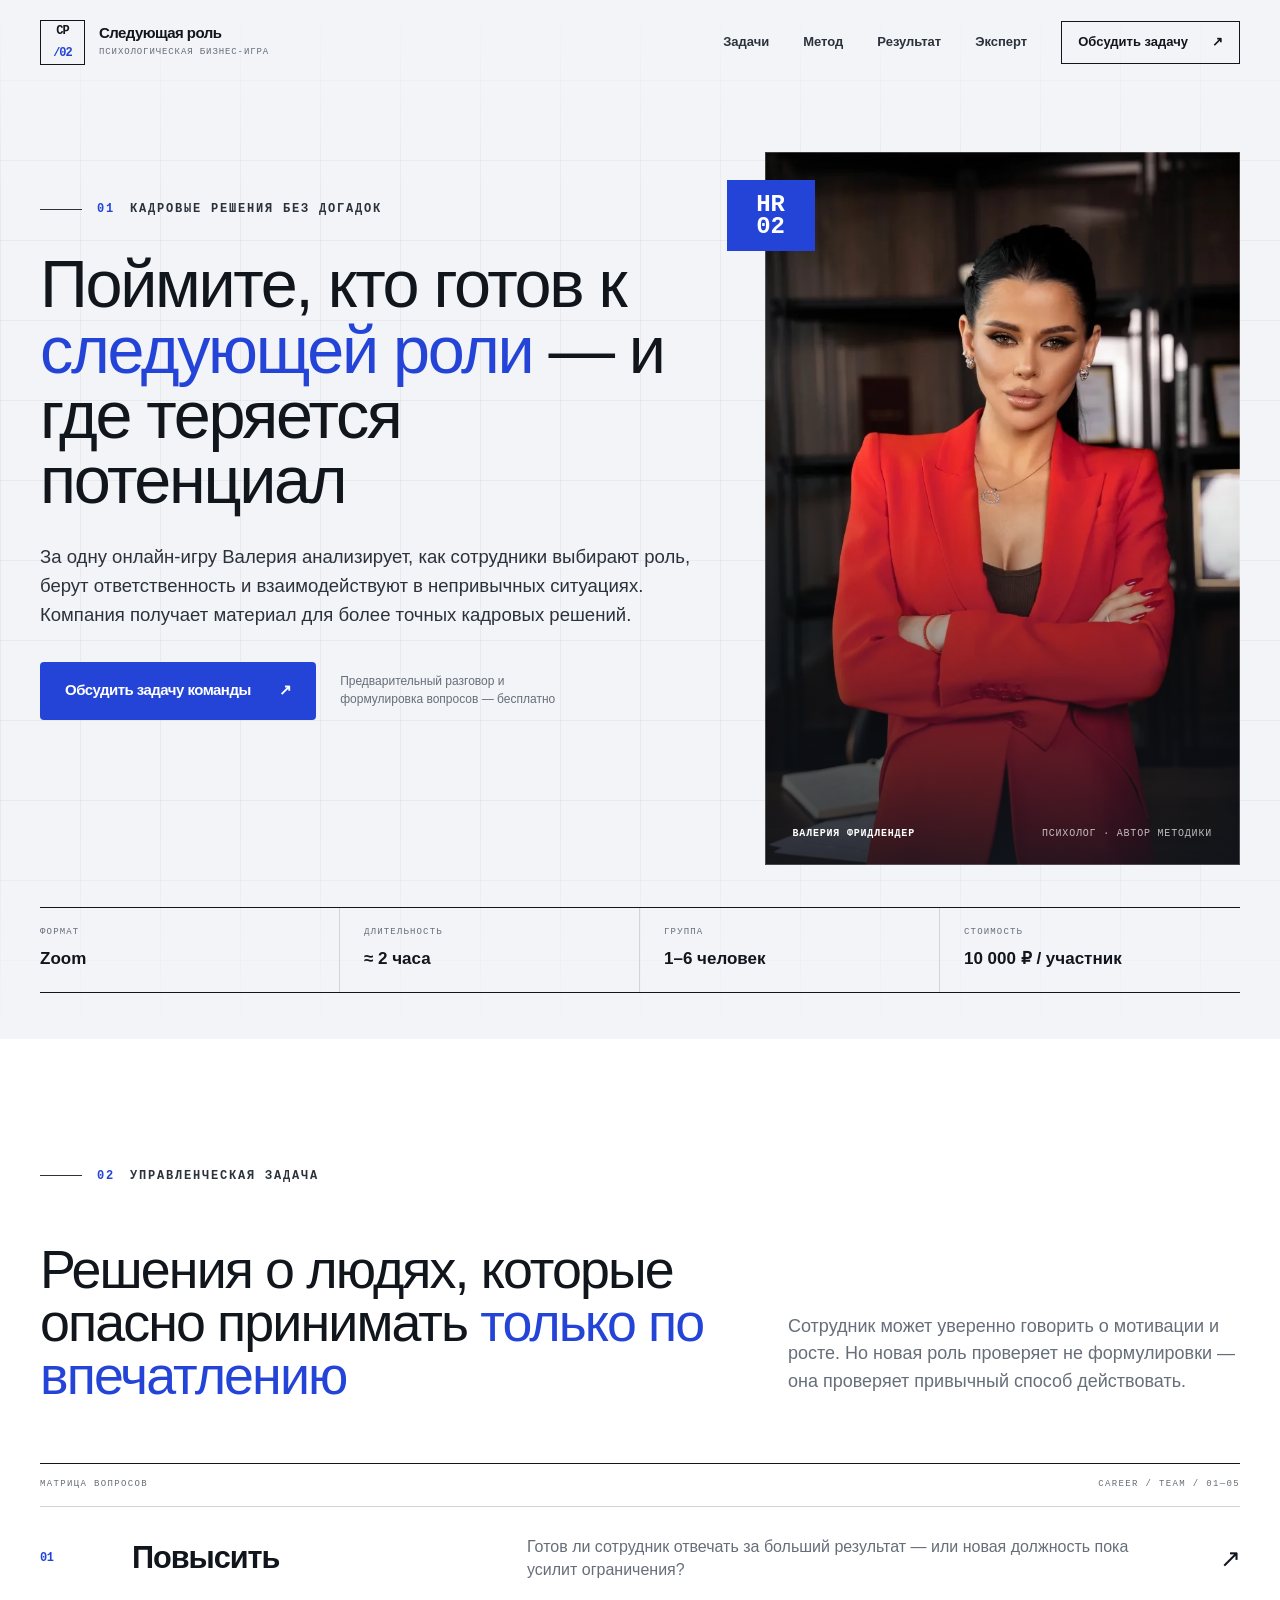
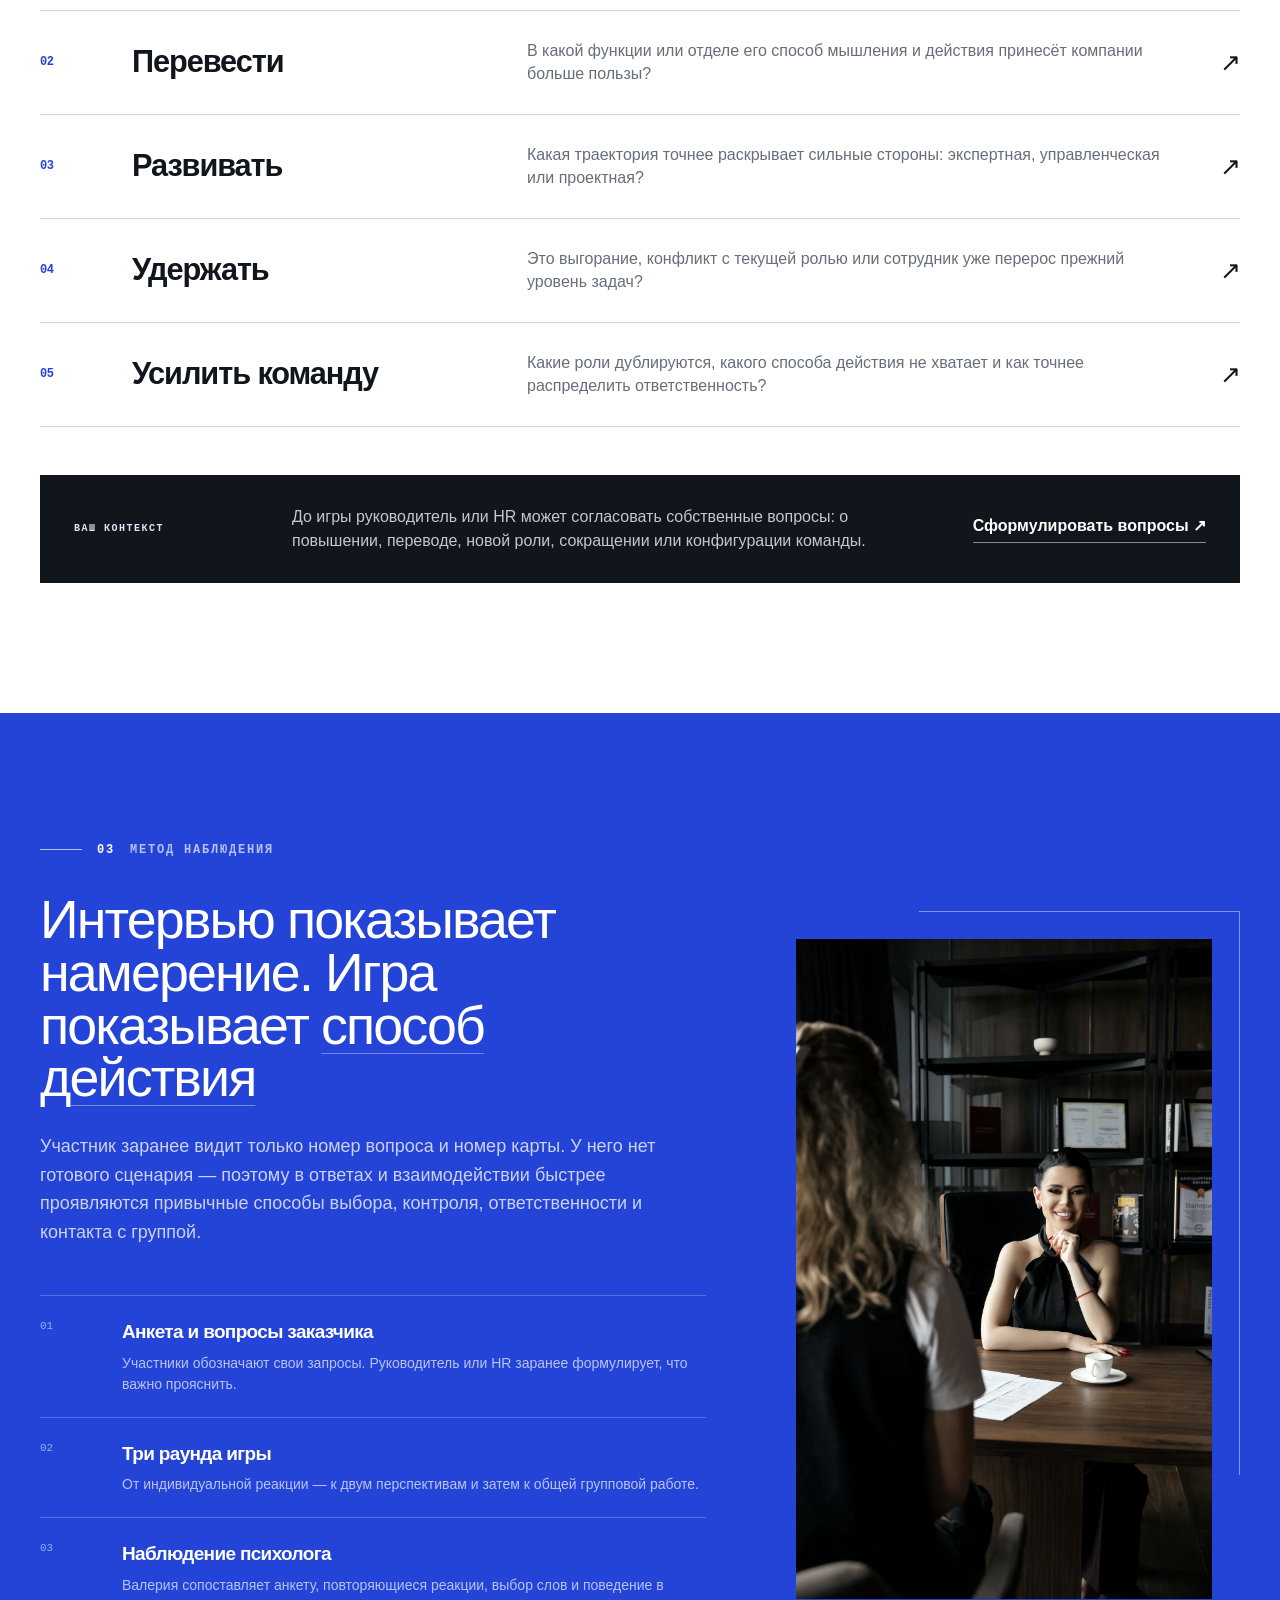
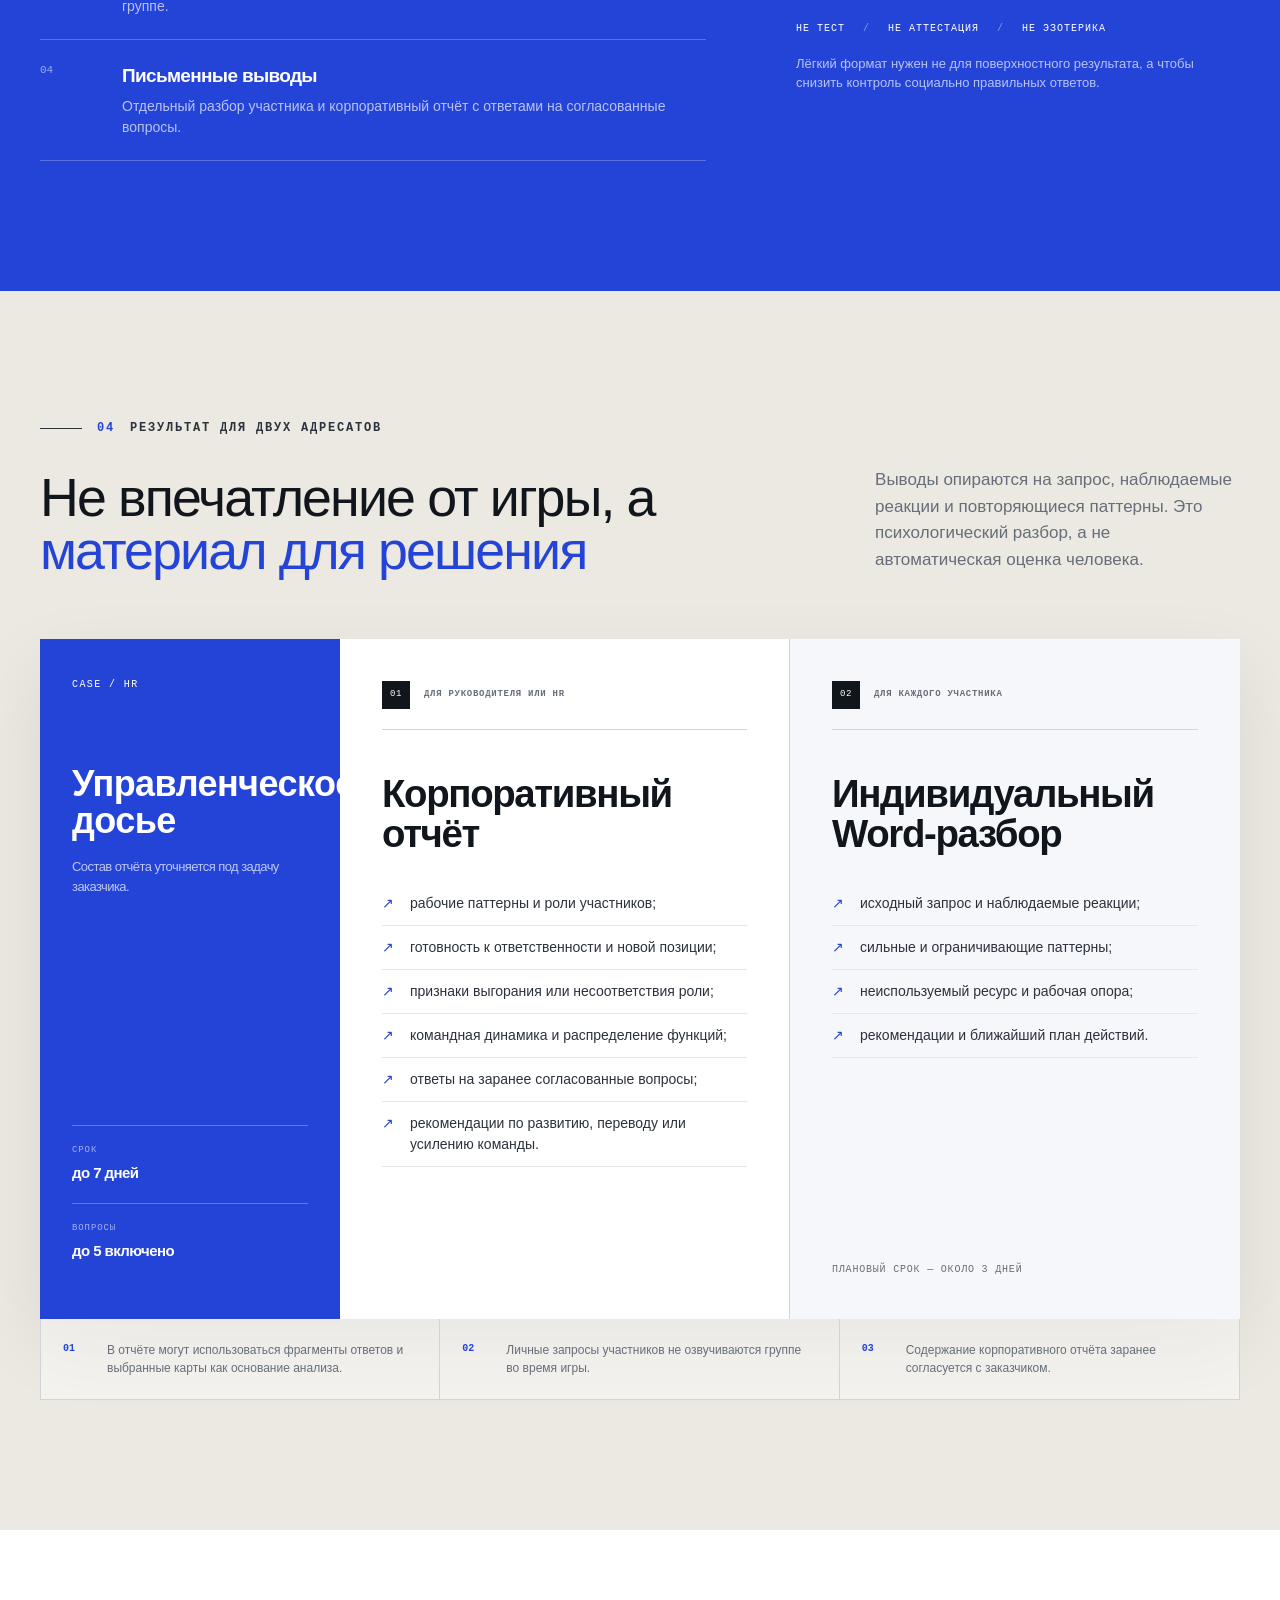
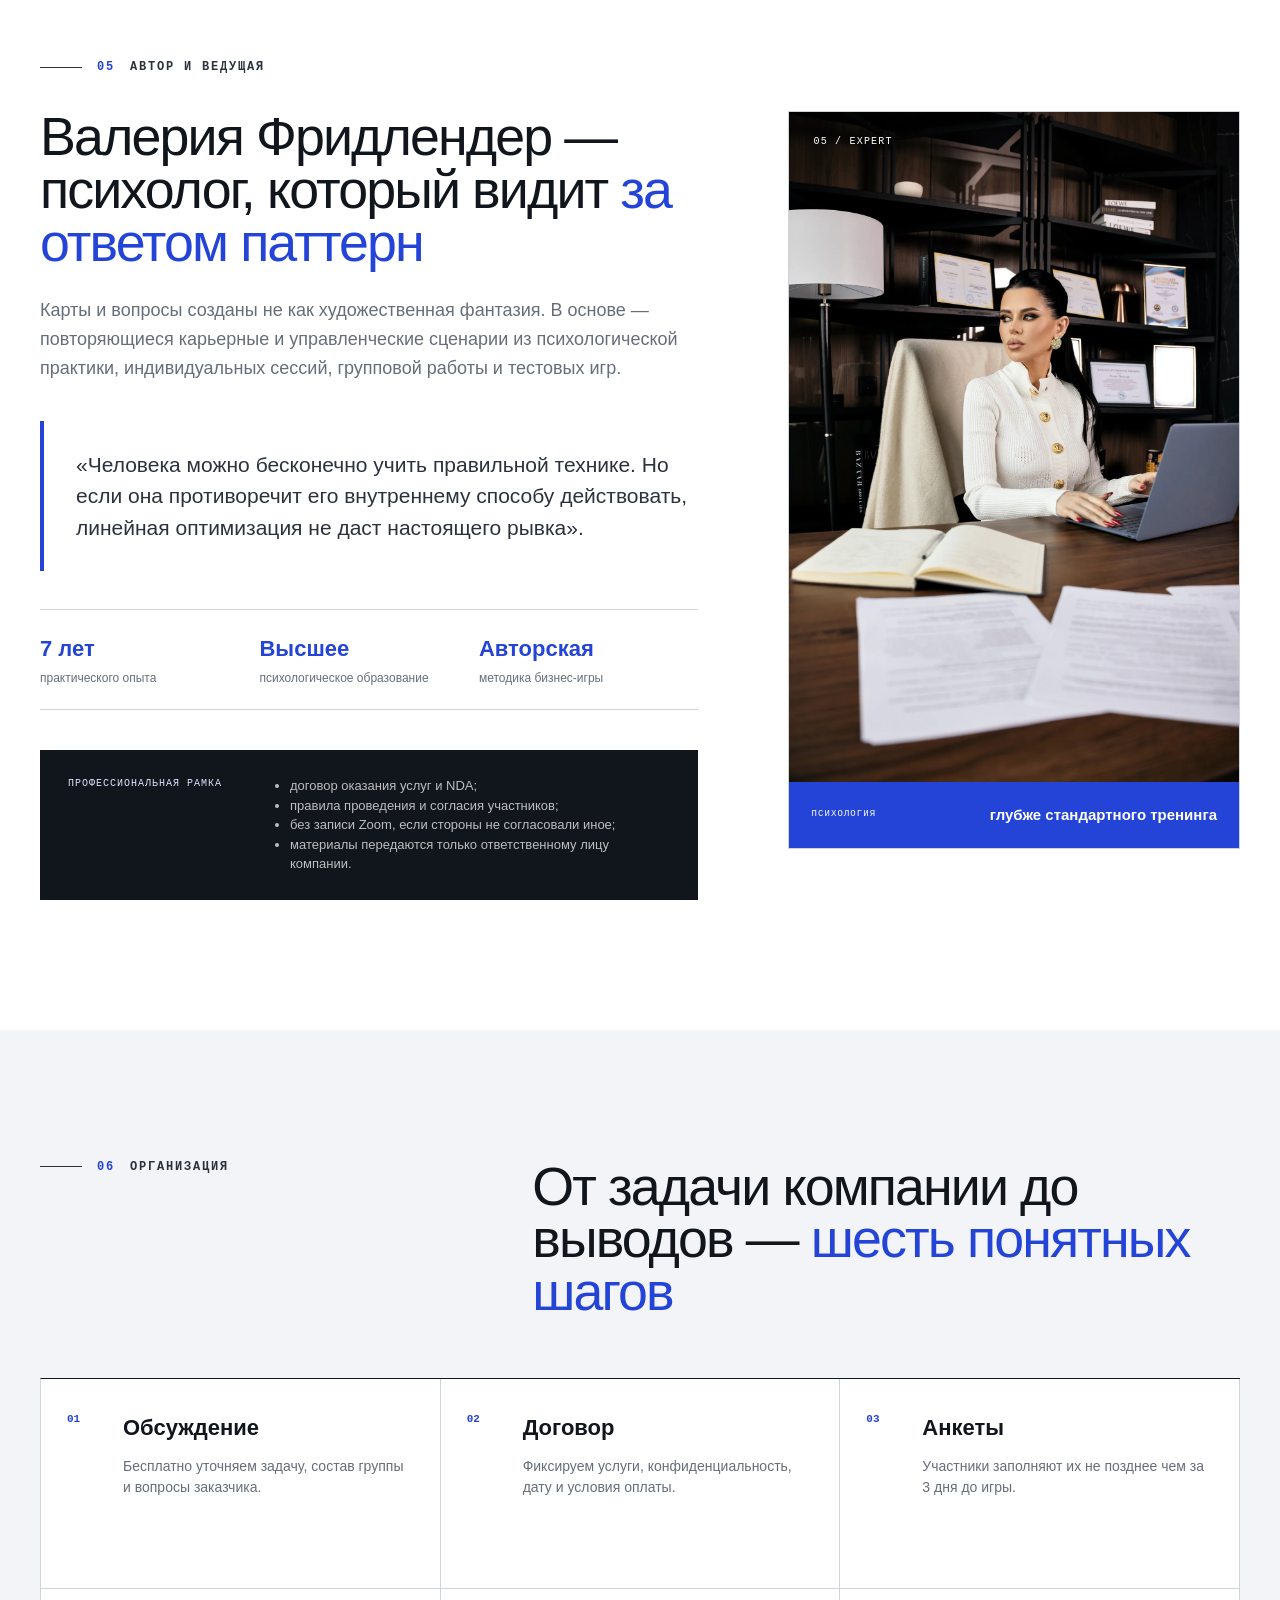
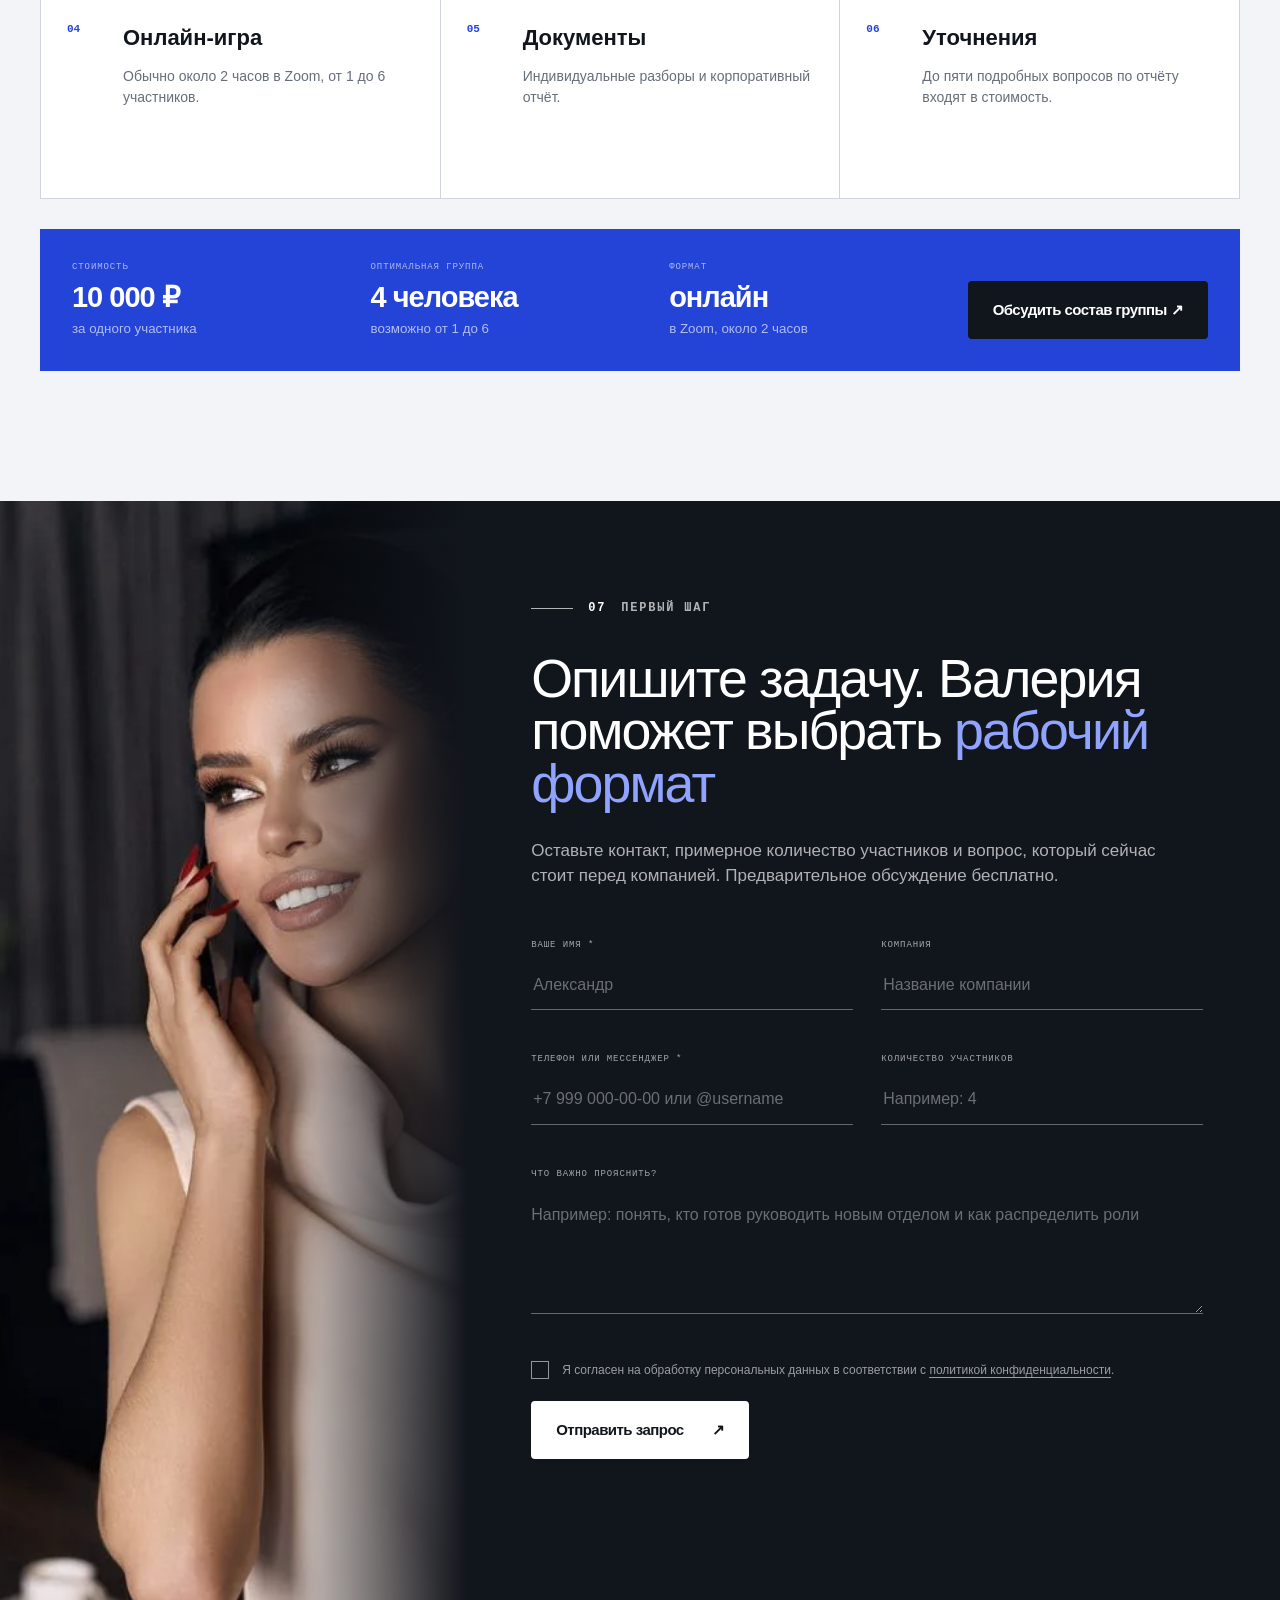
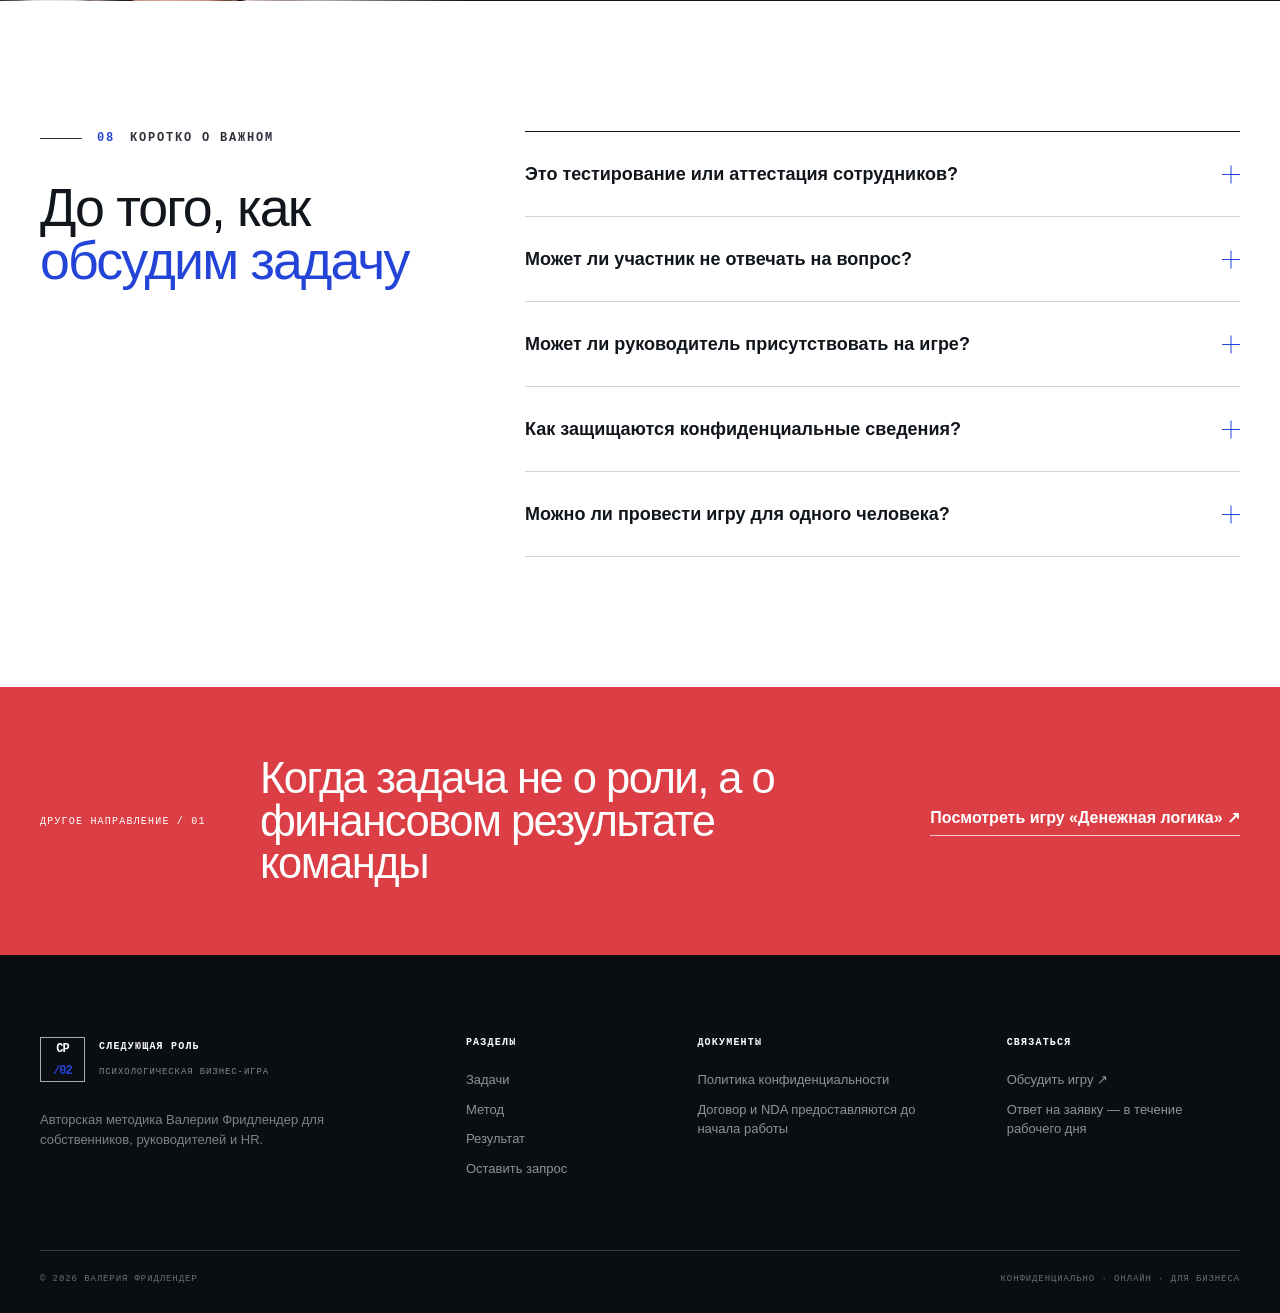
<file: concept/index.html>
<!doctype html>
<html lang="ru" class="no-js">
<head>
  <meta charset="utf-8">
  <meta name="viewport" content="width=device-width, initial-scale=1">
  <title>Следующая роль — психологическая бизнес-игра для кадровых решений</title>
  <meta name="description" content="Авторская психологическая бизнес-игра Валерии Фридлендер для собственников, руководителей и HR: увидеть потенциал сотрудников, рабочие паттерны и готовность к следующей роли.">
  <meta name="theme-color" content="#2444d8">
  <meta property="og:type" content="website">
  <meta property="og:title" content="Следующая роль — психологическая бизнес-игра для команд">
  <meta property="og:description" content="Материал для более точных решений о развитии, переводе, повышении и конфигурации команды.">
  <meta property="og:image" content="assets/images/og-career-concept.jpg">
  <link rel="icon" href="assets/icons/favicon.svg" type="image/svg+xml">
  <link rel="preload" href="assets/images/hero.webp" as="image" type="image/webp">
  <link rel="stylesheet" href="styles.css">
  <script>document.documentElement.classList.remove('no-js');</script>
</head>
<body>
  <a class="skip-link" href="#main">Перейти к содержанию</a>

  <header class="site-header" data-header>
    <div class="shell header-grid">
      <a class="brand" href="#top" aria-label="Следующая роль — на первый экран">
        <span class="brand-code" aria-hidden="true">СР<span>/02</span></span>
        <span class="brand-text">
          <strong>Следующая роль</strong>
          <small>Психологическая бизнес-игра</small>
        </span>
      </a>

      <button class="menu-toggle" type="button" aria-expanded="false" aria-controls="site-nav" data-menu-toggle>
        <span></span><span></span>
        <span class="sr-only">Открыть меню</span>
      </button>

      <nav class="site-nav" id="site-nav" aria-label="Основная навигация" data-nav>
        <a href="#decisions">Задачи</a>
        <a href="#method">Метод</a>
        <a href="#report">Результат</a>
        <a href="#expert">Эксперт</a>
        <a class="header-cta" href="#contact">Обсудить задачу <span aria-hidden="true">↗</span></a>
      </nav>
    </div>
  </header>

  <main id="main">
    <section class="hero" id="top" aria-labelledby="hero-title">
      <div class="hero-gridlines" aria-hidden="true"></div>
      <div class="shell hero-layout">
        <div class="hero-copy" data-reveal>
          <p class="kicker"><span>01</span> Кадровые решения без догадок</p>
          <h1 id="hero-title">Поймите, кто готов к <mark>следующей роли</mark> — и где теряется потенциал</h1>
          <p class="hero-lead">За одну онлайн-игру Валерия анализирует, как сотрудники выбирают роль, берут ответственность и взаимодействуют в непривычных ситуациях. Компания получает материал для более точных кадровых решений.</p>
          <div class="hero-actions">
            <a class="button button-blue" href="#contact">Обсудить задачу команды <span aria-hidden="true">↗</span></a>
            <p>Предварительный разговор и формулировка вопросов — бесплатно</p>
          </div>
        </div>

        <div class="hero-visual" data-reveal>
          <div class="portrait-frame">
            <picture>
              <source srcset="assets/images/hero.webp" type="image/webp">
              <img src="assets/images/hero.jpg" alt="Психолог Валерия Фридлендер в красном деловом костюме" width="1600" height="2400">
            </picture>
            <p class="portrait-caption"><span>Валерия Фридлендер</span> Психолог · автор методики</p>
          </div>
          <div class="visual-index" aria-hidden="true">HR<br>02</div>
        </div>

        <dl class="hero-facts" aria-label="Основные параметры игры" data-reveal>
          <div><dt>Формат</dt><dd>Zoom</dd></div>
          <div><dt>Длительность</dt><dd>≈ 2 часа</dd></div>
          <div><dt>Группа</dt><dd>1–6 человек</dd></div>
          <div><dt>Стоимость</dt><dd>10 000 ₽ / участник</dd></div>
        </dl>
      </div>
    </section>

    <section class="section decisions" id="decisions" aria-labelledby="decisions-title">
      <div class="shell">
        <div class="section-intro" data-reveal>
          <p class="kicker"><span>02</span> Управленческая задача</p>
          <h2 id="decisions-title">Решения о людях, которые опасно принимать <strong>только по впечатлению</strong></h2>
          <p>Сотрудник может уверенно говорить о мотивации и росте. Но новая роль проверяет не формулировки — она проверяет привычный способ действовать.</p>
        </div>

        <div class="decision-board" data-reveal>
          <div class="board-head">
            <span>Матрица вопросов</span>
            <span>CAREER / TEAM / 01—05</span>
          </div>
          <article class="decision-row">
            <span class="decision-number">01</span>
            <h3>Повысить</h3>
            <p>Готов ли сотрудник отвечать за больший результат — или новая должность пока усилит ограничения?</p>
            <span class="row-arrow" aria-hidden="true">↗</span>
          </article>
          <article class="decision-row">
            <span class="decision-number">02</span>
            <h3>Перевести</h3>
            <p>В какой функции или отделе его способ мышления и действия принесёт компании больше пользы?</p>
            <span class="row-arrow" aria-hidden="true">↗</span>
          </article>
          <article class="decision-row">
            <span class="decision-number">03</span>
            <h3>Развивать</h3>
            <p>Какая траектория точнее раскрывает сильные стороны: экспертная, управленческая или проектная?</p>
            <span class="row-arrow" aria-hidden="true">↗</span>
          </article>
          <article class="decision-row">
            <span class="decision-number">04</span>
            <h3>Удержать</h3>
            <p>Это выгорание, конфликт с текущей ролью или сотрудник уже перерос прежний уровень задач?</p>
            <span class="row-arrow" aria-hidden="true">↗</span>
          </article>
          <article class="decision-row">
            <span class="decision-number">05</span>
            <h3>Усилить команду</h3>
            <p>Какие роли дублируются, какого способа действия не хватает и как точнее распределить ответственность?</p>
            <span class="row-arrow" aria-hidden="true">↗</span>
          </article>
        </div>

        <div class="decision-note" data-reveal>
          <span>Ваш контекст</span>
          <p>До игры руководитель или HR может согласовать собственные вопросы: о повышении, переводе, новой роли, сокращении или конфигурации команды.</p>
          <a href="#contact">Сформулировать вопросы ↗</a>
        </div>
      </div>
    </section>

    <section class="section method" id="method" aria-labelledby="method-title">
      <div class="shell method-layout">
        <div class="method-copy" data-reveal>
          <p class="kicker kicker-light"><span>03</span> Метод наблюдения</p>
          <h2 id="method-title">Интервью показывает намерение. Игра показывает <strong>способ действия</strong></h2>
          <p class="method-lead">Участник заранее видит только номер вопроса и номер карты. У него нет готового сценария — поэтому в ответах и взаимодействии быстрее проявляются привычные способы выбора, контроля, ответственности и контакта с группой.</p>

          <ol class="route-list">
            <li>
              <span>01</span>
              <div><h3>Анкета и вопросы заказчика</h3><p>Участники обозначают свои запросы. Руководитель или HR заранее формулирует, что важно прояснить.</p></div>
            </li>
            <li>
              <span>02</span>
              <div><h3>Три раунда игры</h3><p>От индивидуальной реакции — к двум перспективам и затем к общей групповой работе.</p></div>
            </li>
            <li>
              <span>03</span>
              <div><h3>Наблюдение психолога</h3><p>Валерия сопоставляет анкету, повторяющиеся реакции, выбор слов и поведение в группе.</p></div>
            </li>
            <li>
              <span>04</span>
              <div><h3>Письменные выводы</h3><p>Отдельный разбор участника и корпоративный отчёт с ответами на согласованные вопросы.</p></div>
            </li>
          </ol>
        </div>

        <div class="method-media" data-reveal>
          <picture>
            <source srcset="assets/images/method.webp" type="image/webp">
            <img src="assets/images/method.jpg" loading="lazy" alt="Валерия Фридлендер проводит рабочее обсуждение" width="1400" height="2100">
          </picture>
          <div class="method-stamp">
            <span>Не тест</span>
            <span>Не аттестация</span>
            <span>Не эзотерика</span>
          </div>
          <p>Лёгкий формат нужен не для поверхностного результата, а чтобы снизить контроль социально правильных ответов.</p>
        </div>
      </div>
    </section>

    <section class="section report" id="report" aria-labelledby="report-title">
      <div class="shell">
        <div class="report-titlebar" data-reveal>
          <div>
            <p class="kicker"><span>04</span> Результат для двух адресатов</p>
            <h2 id="report-title">Не впечатление от игры, а <strong>материал для решения</strong></h2>
          </div>
          <p>Выводы опираются на запрос, наблюдаемые реакции и повторяющиеся паттерны. Это психологический разбор, а не автоматическая оценка человека.</p>
        </div>

        <div class="report-file" data-reveal>
          <aside class="file-sidebar">
            <span class="file-code">CASE / HR</span>
            <strong>Управленческое досье</strong>
            <p>Состав отчёта уточняется под задачу заказчика.</p>
            <div class="file-meta"><span>Срок</span><b>до 7 дней</b></div>
            <div class="file-meta"><span>Вопросы</span><b>до 5 включено</b></div>
          </aside>

          <div class="file-content">
            <article class="report-entry">
              <div class="entry-label"><span>01</span><b>Для руководителя или HR</b></div>
              <h3>Корпоративный отчёт</h3>
              <ul>
                <li>рабочие паттерны и роли участников;</li>
                <li>готовность к ответственности и новой позиции;</li>
                <li>признаки выгорания или несоответствия роли;</li>
                <li>командная динамика и распределение функций;</li>
                <li>ответы на заранее согласованные вопросы;</li>
                <li>рекомендации по развитию, переводу или усилению команды.</li>
              </ul>
            </article>

            <article class="report-entry report-entry-personal">
              <div class="entry-label"><span>02</span><b>Для каждого участника</b></div>
              <h3>Индивидуальный Word-разбор</h3>
              <ul>
                <li>исходный запрос и наблюдаемые реакции;</li>
                <li>сильные и ограничивающие паттерны;</li>
                <li>неиспользуемый ресурс и рабочая опора;</li>
                <li>рекомендации и ближайший план действий.</li>
              </ul>
              <p class="entry-time">Плановый срок — около 3 дней</p>
            </article>
          </div>
        </div>

        <div class="evidence-strip" data-reveal>
          <div><span>01</span><p>В отчёте могут использоваться фрагменты ответов и выбранные карты как основание анализа.</p></div>
          <div><span>02</span><p>Личные запросы участников не озвучиваются группе во время игры.</p></div>
          <div><span>03</span><p>Содержание корпоративного отчёта заранее согласуется с заказчиком.</p></div>
        </div>
      </div>
    </section>

    <section class="section expert" id="expert" aria-labelledby="expert-title">
      <div class="shell expert-layout">
        <div class="expert-copy" data-reveal>
          <p class="kicker"><span>05</span> Автор и ведущая</p>
          <h2 id="expert-title">Валерия Фридлендер — психолог, который видит <strong>за ответом паттерн</strong></h2>
          <p class="expert-lead">Карты и вопросы созданы не как художественная фантазия. В основе — повторяющиеся карьерные и управленческие сценарии из психологической практики, индивидуальных сессий, групповой работы и тестовых игр.</p>
          <blockquote>«Человека можно бесконечно учить правильной технике. Но если она противоречит его внутреннему способу действовать, линейная оптимизация не даст настоящего рывка».</blockquote>

          <dl class="expert-stats">
            <div><dt>7 лет</dt><dd>практического опыта</dd></div>
            <div><dt>Высшее</dt><dd>психологическое образование</dd></div>
            <div><dt>Авторская</dt><dd>методика бизнес-игры</dd></div>
          </dl>

          <div class="ethics">
            <span>Профессиональная рамка</span>
            <ul>
              <li>договор оказания услуг и NDA;</li>
              <li>правила проведения и согласия участников;</li>
              <li>без записи Zoom, если стороны не согласовали иное;</li>
              <li>материалы передаются только ответственному лицу компании.</li>
            </ul>
          </div>
        </div>

        <div class="expert-media" data-reveal>
          <picture>
            <source srcset="assets/images/expert.webp" type="image/webp">
            <img src="assets/images/expert.jpg" loading="lazy" alt="Валерия Фридлендер работает за ноутбуком в кабинете" width="1400" height="2100">
          </picture>
          <div class="expert-label"><span>Психология</span><b>глубже стандартного тренинга</b></div>
        </div>
      </div>
    </section>

    <section class="section format" aria-labelledby="format-title">
      <div class="shell">
        <div class="format-heading" data-reveal>
          <p class="kicker"><span>06</span> Организация</p>
          <h2 id="format-title">От задачи компании до выводов — <strong>шесть понятных шагов</strong></h2>
        </div>

        <ol class="format-steps" data-reveal>
          <li><span>01</span><div><b>Обсуждение</b><p>Бесплатно уточняем задачу, состав группы и вопросы заказчика.</p></div></li>
          <li><span>02</span><div><b>Договор</b><p>Фиксируем услуги, конфиденциальность, дату и условия оплаты.</p></div></li>
          <li><span>03</span><div><b>Анкеты</b><p>Участники заполняют их не позднее чем за 3 дня до игры.</p></div></li>
          <li><span>04</span><div><b>Онлайн-игра</b><p>Обычно около 2 часов в Zoom, от 1 до 6 участников.</p></div></li>
          <li><span>05</span><div><b>Документы</b><p>Индивидуальные разборы и корпоративный отчёт.</p></div></li>
          <li><span>06</span><div><b>Уточнения</b><p>До пяти подробных вопросов по отчёту входят в стоимость.</p></div></li>
        </ol>

        <div class="format-summary" data-reveal>
          <div><span>Стоимость</span><strong>10 000 ₽</strong><small>за одного участника</small></div>
          <div><span>Оптимальная группа</span><strong>4 человека</strong><small>возможно от 1 до 6</small></div>
          <div><span>Формат</span><strong>онлайн</strong><small>в Zoom, около 2 часов</small></div>
          <a class="button button-dark" href="#contact">Обсудить состав группы ↗</a>
        </div>
      </div>
    </section>

    <section class="contact" id="contact" aria-labelledby="contact-title">
      <div class="contact-photo" aria-hidden="true">
        <picture>
          <source srcset="assets/images/contact.webp" type="image/webp">
          <img src="assets/images/contact.jpg" loading="lazy" alt="">
        </picture>
      </div>

      <div class="contact-body">
        <div class="contact-heading" data-reveal>
          <p class="kicker kicker-light"><span>07</span> Первый шаг</p>
          <h2 id="contact-title">Опишите задачу. Валерия поможет выбрать <strong>рабочий формат</strong></h2>
          <p>Оставьте контакт, примерное количество участников и вопрос, который сейчас стоит перед компанией. Предварительное обсуждение бесплатно.</p>
        </div>

        <form class="lead-form" action="#" method="post" novalidate data-lead-form data-reveal>
          <div class="form-grid">
            <label>
              <span>Ваше имя *</span>
              <input type="text" name="name" autocomplete="name" placeholder="Александр" required>
              <small class="field-error" data-error-for="name"></small>
            </label>
            <label>
              <span>Компания</span>
              <input type="text" name="company" autocomplete="organization" placeholder="Название компании">
              <small class="field-error"></small>
            </label>
            <label>
              <span>Телефон или мессенджер *</span>
              <input type="text" name="contact" autocomplete="tel" placeholder="+7 999 000-00-00 или @username" required>
              <small class="field-error" data-error-for="contact"></small>
            </label>
            <label>
              <span>Количество участников</span>
              <input type="text" name="participants" inputmode="numeric" placeholder="Например: 4">
              <small class="field-error"></small>
            </label>
            <label class="field-full">
              <span>Что важно прояснить?</span>
              <textarea name="message" rows="4" placeholder="Например: понять, кто готов руководить новым отделом и как распределить роли"></textarea>
              <small class="field-error"></small>
            </label>
          </div>

          <label class="consent">
            <input type="checkbox" name="consent" required>
            <span class="consent-box" aria-hidden="true"></span>
            <span>Я согласен на обработку персональных данных в соответствии с <a href="privacy.html">политикой конфиденциальности</a>.</span>
          </label>
          <small class="consent-error" data-consent-error></small>

          <button class="button button-white button-submit" type="submit">Отправить запрос <span aria-hidden="true">↗</span></button>
          <p class="form-status" role="status" aria-live="polite" data-form-status></p>
        </form>
      </div>
    </section>

    <section class="faq" aria-labelledby="faq-title">
      <div class="shell faq-layout">
        <div data-reveal>
          <p class="kicker"><span>08</span> Коротко о важном</p>
          <h2 id="faq-title">До того, как <strong>обсудим задачу</strong></h2>
        </div>
        <div class="faq-list" data-reveal>
          <details>
            <summary>Это тестирование или аттестация сотрудников?<span></span></summary>
            <p>Нет. Это психологическая бизнес-игра и наблюдение за повторяющимися способами действия в игровых ситуациях. Результат не сводится к автоматическому баллу или типу личности.</p>
          </details>
          <details>
            <summary>Может ли участник не отвечать на вопрос?<span></span></summary>
            <p>Да. Участник может отказаться от отдельного вопроса. Комментарии и оценки сотрудников друг о друге ведущая не допускает.</p>
          </details>
          <details>
            <summary>Может ли руководитель присутствовать на игре?<span></span></summary>
            <p>Да, может присутствовать или не присутствовать — формат согласуется с заказчиком до игры.</p>
          </details>
          <details>
            <summary>Как защищаются конфиденциальные сведения?<span></span></summary>
            <p>Заключаются договор оказания услуг и соглашение о конфиденциальности. Материалы передаются ответственному лицу компании в согласованном порядке.</p>
          </details>
          <details>
            <summary>Можно ли провести игру для одного человека?<span></span></summary>
            <p>Да. Возможен состав от одного до шести участников. Для командной динамики оптимальны четыре участника.</p>
          </details>
        </div>
      </div>
    </section>

    <section class="other-product" aria-label="Другое направление">
      <div class="shell other-product-inner">
        <span>Другое направление / 01</span>
        <h2>Когда задача не о роли, а о финансовом результате команды</h2>
        <a href="https://ivashkov2022-droid.github.io/valeria-money-game/">Посмотреть игру «Денежная логика» ↗</a>
      </div>
    </section>
  </main>

  <footer class="site-footer">
    <div class="shell footer-grid">
      <div>
        <a class="brand brand-footer" href="#top">
          <span class="brand-code" aria-hidden="true">СР<span>/02</span></span>
          <span class="brand-text"><strong>Следующая роль</strong><small>Психологическая бизнес-игра</small></span>
        </a>
        <p>Авторская методика Валерии Фридлендер для собственников, руководителей и HR.</p>
      </div>
      <nav aria-label="Навигация в подвале">
        <strong>Разделы</strong>
        <a href="#decisions">Задачи</a>
        <a href="#method">Метод</a>
        <a href="#report">Результат</a>
        <a href="#contact">Оставить запрос</a>
      </nav>
      <div class="footer-legal">
        <strong>Документы</strong>
        <a href="privacy.html">Политика конфиденциальности</a>
        <span>Договор и NDA предоставляются до начала работы</span>
      </div>
      <div class="footer-contact">
        <strong>Связаться</strong>
        <a href="#contact">Обсудить игру ↗</a>
        <span>Ответ на заявку — в течение рабочего дня</span>
      </div>
    </div>
    <div class="shell footer-bottom">
      <span>© <span data-year></span> Валерия Фридлендер</span>
      <span>Конфиденциально · Онлайн · Для бизнеса</span>
    </div>
  </footer>

  <script src="script.js"></script>
</body>
</html>
</file>
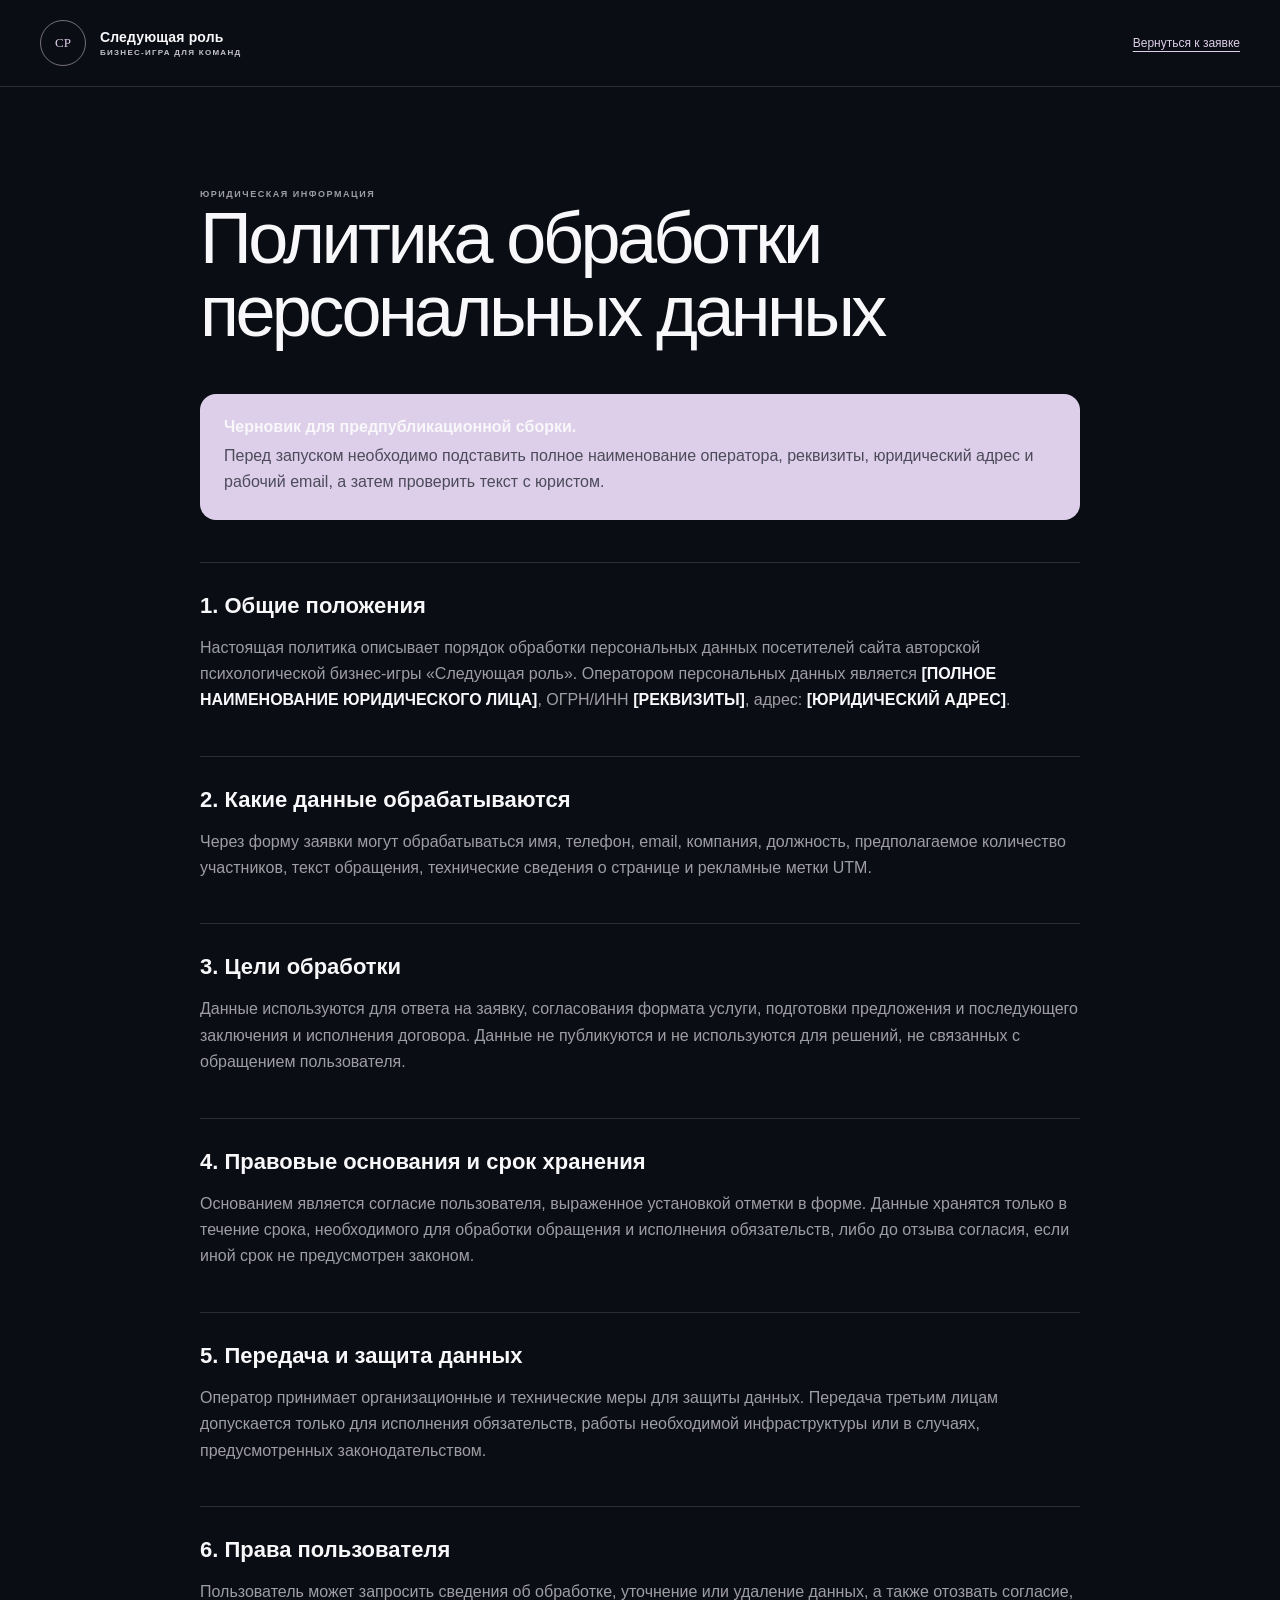
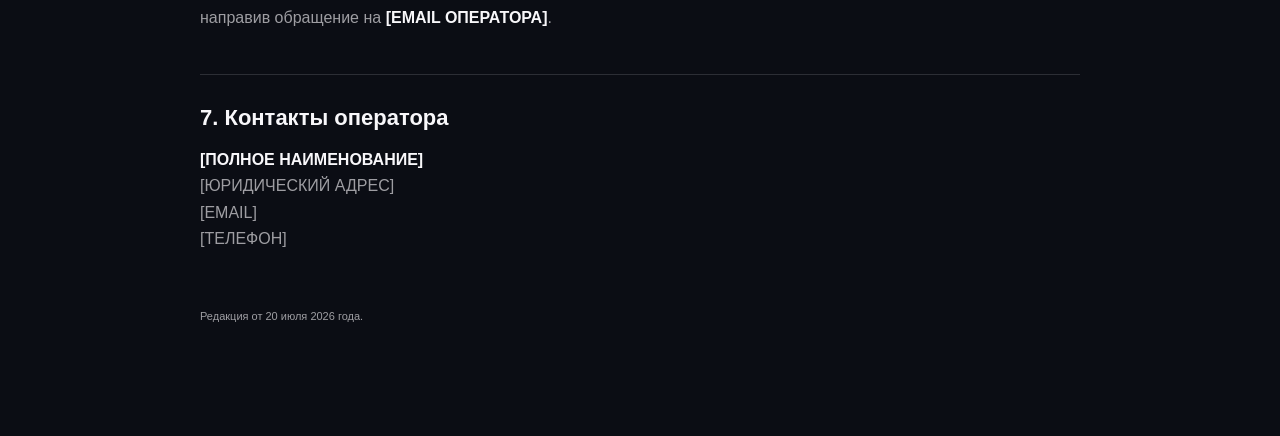
<file: privacy.html>
<!doctype html>
<html lang="ru">
<head>
  <meta charset="utf-8">
  <meta name="viewport" content="width=device-width, initial-scale=1">
  <meta name="robots" content="noindex">
  <title>Политика обработки персональных данных | Следующая роль</title>
  <link rel="icon" href="assets/icons/favicon.svg" type="image/svg+xml">
  <link rel="stylesheet" href="styles.css">
</head>
<body class="legal-page">
  <header class="legal-header">
    <div class="container">
      <a class="brand" href="index.html">
        <span class="brand-mark" aria-hidden="true">СР</span>
        <span class="brand-copy"><strong>Следующая роль</strong><small>Бизнес-игра для команд</small></span>
      </a>
      <a href="index.html#contact">Вернуться к заявке</a>
    </div>
  </header>
  <main class="legal-main container">
    <p class="section-number section-number-light">Юридическая информация</p>
    <h1>Политика обработки персональных данных</h1>
    <div class="legal-warning">
      <strong>Черновик для предпубликационной сборки.</strong>
      <p>Перед запуском необходимо подставить полное наименование оператора, реквизиты, юридический адрес и рабочий email, а затем проверить текст с юристом.</p>
    </div>
    <section>
      <h2>1. Общие положения</h2>
      <p>Настоящая политика описывает порядок обработки персональных данных посетителей сайта авторской психологической бизнес-игры «Следующая роль». Оператором персональных данных является <strong>[ПОЛНОЕ НАИМЕНОВАНИЕ ЮРИДИЧЕСКОГО ЛИЦА]</strong>, ОГРН/ИНН <strong>[РЕКВИЗИТЫ]</strong>, адрес: <strong>[ЮРИДИЧЕСКИЙ АДРЕС]</strong>.</p>
    </section>
    <section>
      <h2>2. Какие данные обрабатываются</h2>
      <p>Через форму заявки могут обрабатываться имя, телефон, email, компания, должность, предполагаемое количество участников, текст обращения, технические сведения о странице и рекламные метки UTM.</p>
    </section>
    <section>
      <h2>3. Цели обработки</h2>
      <p>Данные используются для ответа на заявку, согласования формата услуги, подготовки предложения и последующего заключения и исполнения договора. Данные не публикуются и не используются для решений, не связанных с обращением пользователя.</p>
    </section>
    <section>
      <h2>4. Правовые основания и срок хранения</h2>
      <p>Основанием является согласие пользователя, выраженное установкой отметки в форме. Данные хранятся только в течение срока, необходимого для обработки обращения и исполнения обязательств, либо до отзыва согласия, если иной срок не предусмотрен законом.</p>
    </section>
    <section>
      <h2>5. Передача и защита данных</h2>
      <p>Оператор принимает организационные и технические меры для защиты данных. Передача третьим лицам допускается только для исполнения обязательств, работы необходимой инфраструктуры или в случаях, предусмотренных законодательством.</p>
    </section>
    <section>
      <h2>6. Права пользователя</h2>
      <p>Пользователь может запросить сведения об обработке, уточнение или удаление данных, а также отозвать согласие, направив обращение на <strong>[EMAIL ОПЕРАТОРА]</strong>.</p>
    </section>
    <section>
      <h2>7. Контакты оператора</h2>
      <p><strong>[ПОЛНОЕ НАИМЕНОВАНИЕ]</strong><br>[ЮРИДИЧЕСКИЙ АДРЕС]<br>[EMAIL]<br>[ТЕЛЕФОН]</p>
    </section>
    <p class="legal-date">Редакция от 20 июля 2026 года.</p>
  </main>
</body>
</html>
</file>
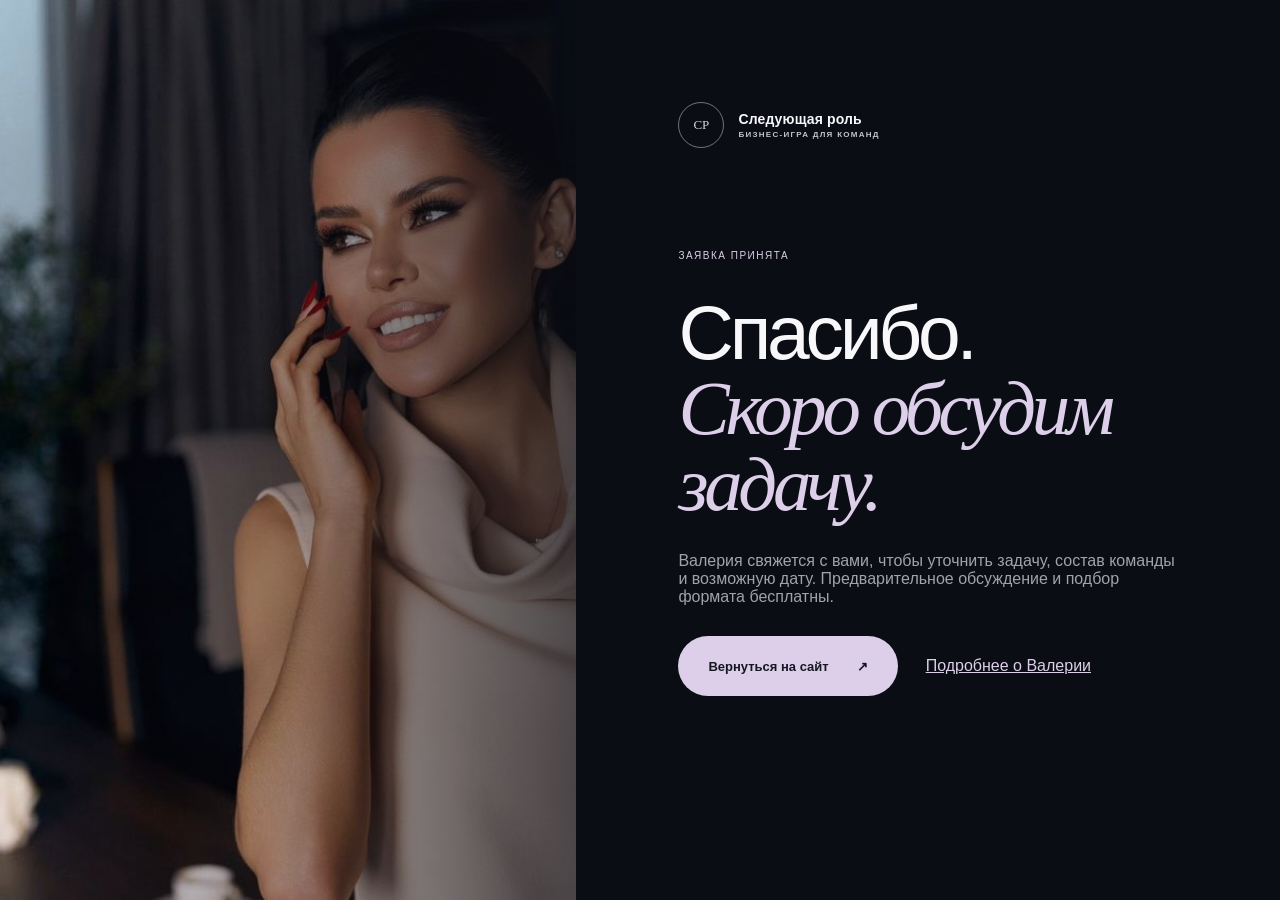
<file: thank-you.html>
<!doctype html>
<html lang="ru">
<head>
  <meta charset="utf-8">
  <meta name="viewport" content="width=device-width, initial-scale=1">
  <meta name="robots" content="noindex, nofollow">
  <title>Заявка отправлена | Следующая роль</title>
  <link rel="icon" href="assets/icons/favicon.svg" type="image/svg+xml">
  <link rel="stylesheet" href="styles.css">
</head>
<body class="utility-page">
  <main class="utility-main">
    <div class="utility-visual" aria-hidden="true"></div>
    <div class="utility-card">
      <a class="brand" href="index.html">
        <span class="brand-mark" aria-hidden="true">СР</span>
        <span class="brand-copy"><strong>Следующая роль</strong><small>Бизнес-игра для команд</small></span>
      </a>
      <span class="utility-status">Заявка принята</span>
      <h1>Спасибо.<br><em>Скоро обсудим задачу.</em></h1>
      <p>Валерия свяжется с вами, чтобы уточнить задачу, состав команды и возможную дату. Предварительное обсуждение и подбор формата бесплатны.</p>
      <div class="utility-actions">
        <a class="button button-primary" href="index.html">Вернуться на сайт <span aria-hidden="true">↗</span></a>
        <a class="text-link" href="https://valerya-fridlender.ru/" target="_blank" rel="noopener">Подробнее о Валерии</a>
      </div>
    </div>
  </main>
</body>
</html>
</file>
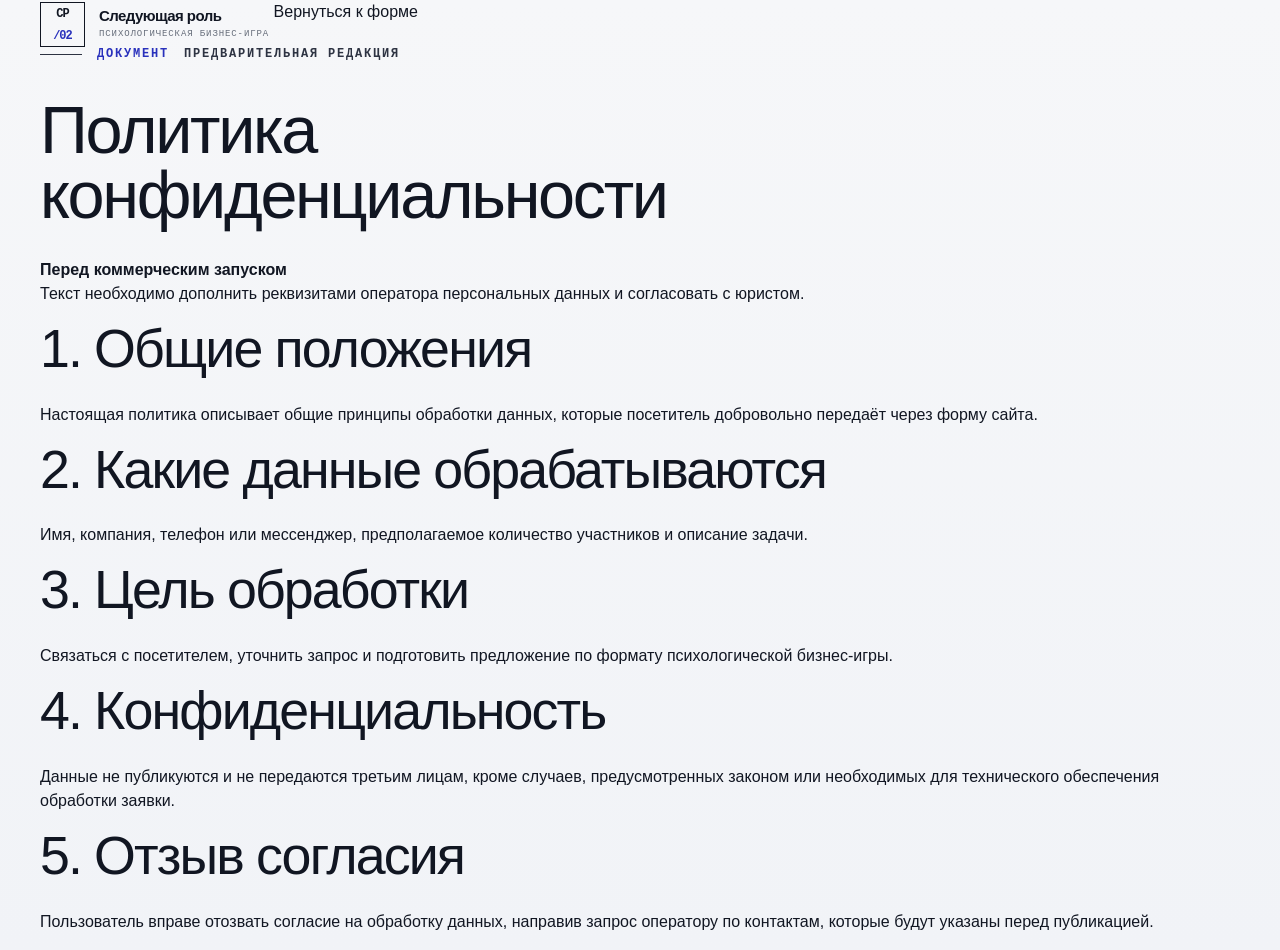
<file: concept-color/privacy.html>
<!doctype html>
<html lang="ru">
<head>
  <meta charset="utf-8">
  <meta name="viewport" content="width=device-width, initial-scale=1">
  <title>Политика конфиденциальности — Следующая роль</title>
  <meta name="robots" content="noindex">
  <link rel="icon" href="assets/icons/favicon.svg" type="image/svg+xml">
  <link rel="stylesheet" href="styles.css">
</head>
<body class="legal-page">
  <header class="legal-header">
    <div class="shell">
      <a class="brand" href="index.html">
        <span class="brand-code" aria-hidden="true">СР<span>/02</span></span>
        <span class="brand-text"><strong>Следующая роль</strong><small>Психологическая бизнес-игра</small></span>
      </a>
      <a href="index.html#contact">Вернуться к форме</a>
    </div>
  </header>
  <main class="shell legal-main">
    <p class="kicker"><span>Документ</span> Предварительная редакция</p>
    <h1>Политика конфиденциальности</h1>
    <div class="legal-warning">
      <strong>Перед коммерческим запуском</strong>
      <p>Текст необходимо дополнить реквизитами оператора персональных данных и согласовать с юристом.</p>
    </div>
    <section><h2>1. Общие положения</h2><p>Настоящая политика описывает общие принципы обработки данных, которые посетитель добровольно передаёт через форму сайта.</p></section>
    <section><h2>2. Какие данные обрабатываются</h2><p>Имя, компания, телефон или мессенджер, предполагаемое количество участников и описание задачи.</p></section>
    <section><h2>3. Цель обработки</h2><p>Связаться с посетителем, уточнить запрос и подготовить предложение по формату психологической бизнес-игры.</p></section>
    <section><h2>4. Конфиденциальность</h2><p>Данные не публикуются и не передаются третьим лицам, кроме случаев, предусмотренных законом или необходимых для технического обеспечения обработки заявки.</p></section>
    <section><h2>5. Отзыв согласия</h2><p>Пользователь вправе отозвать согласие на обработку данных, направив запрос оператору по контактам, которые будут указаны перед публикацией.</p></section>
  </main>
</body>
</html>
</file>
<file: styles.css>
:root {
  --ink: #141722;
  --ink-deep: #0b0d14;
  --ink-soft: #222637;
  --violet: #74569a;
  --violet-dark: #4d376b;
  --lilac: #ddcfe9;
  --lilac-soft: #eee8f2;
  --paper: #f2f0ec;
  --paper-soft: #faf9f7;
  --steel: #8e97a9;
  --text: #11131a;
  --white: #f8f7fa;
  --line-dark: rgba(248, 247, 250, .14);
  --line-light: rgba(20, 23, 34, .13);
  --container: 1480px;
  --ease: cubic-bezier(.22, .61, .36, 1);
}

* { box-sizing: border-box; }
html { scroll-behavior: smooth; scroll-padding-top: 86px; }
body { margin: 0; color: var(--text); background: var(--paper); font-family: Arial, Helvetica, sans-serif; -webkit-font-smoothing: antialiased; }
body.menu-open { overflow: hidden; }
img { display: block; max-width: 100%; }
a { color: inherit; }
button, input, textarea { font: inherit; }
.container { width: min(calc(100% - 80px), var(--container)); margin-inline: auto; }
.sr-only { position: absolute; width: 1px; height: 1px; padding: 0; overflow: hidden; clip: rect(0, 0, 0, 0); white-space: nowrap; border: 0; }
.skip-link { position: fixed; z-index: 999; top: 12px; left: 12px; padding: 12px 16px; color: var(--ink); background: var(--lilac); border-radius: 8px; transform: translateY(-180%); }
.skip-link:focus { transform: none; }

.site-header { position: fixed; z-index: 100; top: 0; right: 0; left: 0; color: var(--white); transition: background .3s, backdrop-filter .3s, border-color .3s; border-bottom: 1px solid transparent; }
.site-header.is-scrolled { background: rgba(10, 12, 19, .88); backdrop-filter: blur(14px); border-color: var(--line-dark); }
.header-inner { display: flex; min-height: 90px; align-items: center; justify-content: space-between; gap: 40px; }
.brand { display: inline-flex; align-items: center; gap: 14px; text-decoration: none; }
.brand-mark { display: grid; width: 46px; height: 46px; flex: 0 0 auto; place-items: center; color: var(--lilac); border: 1px solid rgba(221, 207, 233, .5); border-radius: 50%; font-family: Georgia, serif; font-size: 13px; }
.brand-copy { display: flex; flex-direction: column; gap: 3px; }
.brand-copy strong { font-size: 14px; letter-spacing: .01em; }
.brand-copy small { color: rgba(248, 247, 250, .78); font-size: 8px; font-weight: 600; text-transform: uppercase; letter-spacing: .16em; }
.site-nav { display: flex; align-items: center; gap: 35px; }
.site-nav a { color: rgba(248, 247, 250, .68); font-size: 12px; font-weight: 650; text-decoration: none; transition: color .2s; }
.site-nav a:hover { color: var(--white); }
.site-nav .nav-cta { min-height: 48px; display: inline-flex; align-items: center; padding: 0 24px; color: var(--ink); background: var(--lilac); border-radius: 999px; }
.menu-toggle { display: none; }

.hero { position: relative; min-height: 780px; height: 100svh; overflow: hidden; color: var(--white); background: var(--ink-deep); }
.hero-media, .hero-shade { position: absolute; inset: 0; }
.hero-media img { width: 100%; height: 100%; object-fit: cover; object-position: 29% center; }
@media (min-width: 768px) {
  .hero-media img { width: 100%; max-width: none; margin-left: -18%; transform: scaleX(-1); }
}
.hero-shade { background: radial-gradient(ellipse 34% 27% at 0 0, rgba(8,10,15,.62) 0%, rgba(8,10,15,.26) 52%, transparent 100%), linear-gradient(90deg, rgba(8,10,15,.08) 0%, rgba(8,10,15,.18) 34%, rgba(8,10,15,.78) 58%, #090b12 100%), linear-gradient(0deg, rgba(8,10,15,.96) 0%, transparent 31%); }
.hero-inner { position: relative; z-index: 2; min-height: 780px; height: 100%; display: flex; flex-direction: column; align-items: flex-end; justify-content: center; padding-top: 110px; padding-bottom: 92px; }
.hero-copy { width: 58%; max-width: 860px; }
.hero-signature { position: absolute; z-index: 3; top: 61%; left: clamp(128px, 13vw, 220px); display: flex; flex-direction: column; align-items: flex-start; gap: 6px; margin: 0; padding-left: 15px; border-left: 1px solid rgba(221,207,233,.72); text-shadow: 0 2px 12px rgba(6,8,13,.58); }
.hero-signature strong { color: rgba(248,247,250,.94); font-size: 10px; line-height: 1.2; text-transform: uppercase; letter-spacing: .1em; }
.hero-signature span { color: rgba(248,247,250,.66); font-size: 8px; font-weight: 650; line-height: 1.35; text-transform: uppercase; letter-spacing: .15em; }
.hero h1 { max-width: 860px; margin: 0; font-size: clamp(48px, 5.2vw, 80px); font-weight: 520; line-height: .98; letter-spacing: -.055em; }
.hero h1 em, .section-heading h2 em, .method h2 em, .expert h2 em, .contact h2 em, .money-teaser h2 em, .faq h2 em { color: var(--lilac); font-family: Georgia, "Times New Roman", serif; font-weight: 400; }
.hero h1 em { display: inline; }
.hero-lead { max-width: 770px; margin: 30px 0 0; color: rgba(248,247,250,.68); font-size: 16px; line-height: 1.65; }
.hero-actions { display: flex; align-items: center; gap: 26px; margin-top: 34px; }
.button { min-height: 60px; display: inline-flex; align-items: center; justify-content: center; gap: 28px; padding: 0 30px; color: var(--ink); background: var(--lilac); border: 0; border-radius: 999px; font-size: 13px; font-weight: 750; text-decoration: none; cursor: pointer; transition: transform .2s, background .2s; }
.button:hover { background: #eadff1; transform: translateY(-2px); }
.button:focus-visible, a:focus-visible, summary:focus-visible, input:focus-visible, textarea:focus-visible { outline: 2px solid #a789c8; outline-offset: 3px; }
.hero-actions p { max-width: 210px; margin: 0; color: rgba(248,247,250,.44); font-size: 10px; line-height: 1.5; }
.hero-facts { width: 58%; max-width: 860px; display: grid; grid-template-columns: repeat(4, 1fr); gap: 20px; margin: 52px 0 0; padding: 25px 0 0; border-top: 1px solid var(--line-dark); }
.hero-facts div { min-width: 0; }
.hero-facts dt { margin-bottom: 9px; color: rgba(248,247,250,.36); font-size: 8px; text-transform: uppercase; letter-spacing: .16em; }
.hero-facts dd { margin: 0; font-size: 12px; font-weight: 700; }
.scroll-cue { position: absolute; z-index: 3; bottom: 24px; left: 40px; display: flex; align-items: center; gap: 12px; color: rgba(248,247,250,.66); font-size: 8px; font-weight: 650; text-shadow: 0 2px 10px rgba(6,8,13,.6); text-decoration: none; text-transform: uppercase; letter-spacing: .16em; }
.scroll-cue span { position: relative; width: 32px; height: 32px; border: 1px solid rgba(248,247,250,.52); border-radius: 50%; }
.scroll-cue span::after { content: ""; position: absolute; top: 9px; left: 13px; width: 5px; height: 9px; border-right: 1px solid currentColor; border-bottom: 1px solid currentColor; transform: rotate(45deg); }

.section { padding: 128px 0; }
.section-light { background: var(--paper); }
.section-heading { display: grid; grid-template-columns: .42fr 1.4fr .82fr; align-items: start; gap: 54px; }
.section-number { margin: 10px 0 0; color: #6e6872; font-size: 9px; font-weight: 750; text-transform: uppercase; letter-spacing: .17em; }
.section-number-light { color: rgba(248,247,250,.42); }
.section-heading h2, .method h2, .expert h2, .contact-intro h2, .faq h2 { margin: 0; font-size: clamp(48px, 4.8vw, 72px); font-weight: 510; line-height: 1.01; letter-spacing: -.052em; }
.section-heading h2 em { color: var(--violet-dark); }
.section-heading > p:last-child { margin: 6px 0 0; color: #666570; font-size: 14px; line-height: 1.7; }

.question-grid { position: relative; display: grid; grid-template-columns: repeat(12, minmax(0, 1fr)); gap: 16px; margin-top: 70px; isolation: isolate; }
.question-grid::before { content: ""; position: absolute; z-index: 0; top: 13%; bottom: 12%; left: 50%; width: 1px; background: linear-gradient(180deg, transparent, rgba(116,86,154,.2) 18%, rgba(116,86,154,.28) 82%, transparent); transform: translateX(-50%); }
.question-card { --deal-x: 0px; --deal-y: 0px; --deal-r: 0deg; --drag-x: 0px; --drag-y: 0px; --drag-r: 0deg; position: relative; z-index: 1; min-height: 320px; display: flex; flex-direction: column; justify-content: space-between; overflow: hidden; padding: 30px; background: linear-gradient(145deg, #fff 0%, #faf8fc 100%); border: 1px solid var(--line-light); border-radius: 10px; box-shadow: 0 12px 36px rgba(35,26,48,.025); cursor: grab; transition: transform .38s var(--ease), border-color .38s var(--ease), box-shadow .38s var(--ease), background-color .38s var(--ease); }
.question-card:nth-of-type(1) { --deal-x: -22px; --deal-y: 10px; --deal-r: -.55deg; grid-column: 1 / span 7; }
.question-card:nth-of-type(2) { --deal-x: 24px; --deal-y: 7px; --deal-r: .55deg; grid-column: 8 / span 5; }
.question-card:nth-of-type(3) { --deal-x: -18px; --deal-y: 12px; --deal-r: .4deg; grid-column: 2 / span 5; }
.question-card:nth-of-type(4) { --deal-x: 20px; --deal-y: 12px; --deal-r: -.4deg; grid-column: 7 / span 5; }
.question-card:nth-of-type(5) { --deal-y: 18px; grid-column: 2 / span 10; }
.question-card[data-reveal] { opacity: 0; transform: translate3d(var(--deal-x), calc(22px + var(--deal-y)), 0) rotate(var(--deal-r)); }
.question-card::before { content: ""; position: absolute; inset: 0; background: radial-gradient(circle at 100% 0, rgba(162,130,194,.17), transparent 38%); opacity: .38; transition: opacity .38s var(--ease), transform .55s var(--ease); }
.question-card::after { content: ""; position: absolute; top: -95px; right: -95px; width: 190px; height: 190px; border: 1px solid rgba(116,86,154,.18); border-radius: 50%; transition: transform .55s var(--ease), border-color .38s var(--ease); }
.question-card > * { position: relative; z-index: 1; }
.question-card-core { min-height: 258px; display: grid; grid-template-columns: 112px minmax(0, 1fr); grid-template-rows: auto 1fr; column-gap: 42px; align-items: end; padding: 34px 38px; background: linear-gradient(115deg, #eee5f5 0%, #f7f2fa 48%, #fff 100%); border-color: rgba(116,86,154,.26); box-shadow: 0 16px 46px rgba(74,50,102,.065); }
.question-card-core::before { background: radial-gradient(circle at 100% 0, rgba(127,91,164,.24), transparent 42%); opacity: .72; }
.question-card-core::after { top: -175px; right: -110px; width: 350px; height: 350px; }
.question-card-core .card-index { grid-column: 1 / -1; align-self: start; }
.question-card-core svg { grid-column: 1; grid-row: 2; align-self: end; width: 66px; height: 66px; margin: 0; }
.question-card-core > div { grid-column: 2; grid-row: 2; align-self: end; }
.question-card-core h3 { font-size: 28px; }
.question-card-core p { max-width: 720px; }
.card-index { display: flex; align-items: center; gap: 10px; color: #7c7784; font-size: 9px; font-weight: 700; letter-spacing: .16em; }
.card-index::after { content: ""; width: 32px; height: 1px; background: rgba(116,86,154,.26); transform-origin: left center; transition: width .38s var(--ease), background-color .38s var(--ease); }
.question-card svg { width: 54px; height: 54px; margin-top: 34px; fill: none; stroke: var(--violet); stroke-width: 1.5; transition: transform .38s var(--ease), filter .38s var(--ease); }
.question-card h3 { margin: 0 0 14px; font-size: 22px; letter-spacing: -.03em; transition: color .38s var(--ease); }
.question-card p { max-width: 430px; margin: 0; color: #666570; font-size: 14px; line-height: 1.55; }
@media (hover: hover) and (pointer: fine) {
  .question-card[data-reveal].is-visible:not(.is-dragging):not(.is-snapping):hover { transform: translate3d(0, -4px, 0); border-color: rgba(116,86,154,.34); box-shadow: 0 20px 52px rgba(53,35,75,.09); }
  .question-card:hover::before { opacity: 1; transform: scale(1.035); }
  .question-card:hover::after { border-color: rgba(116,86,154,.34); transform: translate(-12px, 12px) scale(1.08); }
  .question-card:hover .card-index::after { width: 58px; background: rgba(116,86,154,.52); }
  .question-card:hover svg { filter: drop-shadow(0 8px 12px rgba(116,86,154,.2)); transform: translateY(-3px) scale(1.05); }
  .question-card:hover h3 { color: var(--violet-dark); }
}
.question-card[data-reveal].is-visible.is-dragging { z-index: 20; cursor: grabbing; user-select: none; transform: translate3d(var(--drag-x), var(--drag-y), 0) rotate(var(--drag-r)); border-color: rgba(116,86,154,.42); box-shadow: 0 28px 72px rgba(42,28,59,.18); transition: none; }
.question-card[data-reveal].is-visible.is-snapping { z-index: 10; transform: translate3d(var(--drag-x), var(--drag-y), 0) rotate(var(--drag-r)); transition: transform .46s var(--ease), border-color .38s var(--ease), box-shadow .46s var(--ease); }
.custom-question { display: grid; grid-template-columns: .38fr 1.1fr auto; align-items: center; gap: 40px; margin-top: 18px; padding: 30px 34px; color: var(--white); background: var(--ink); border-radius: 18px; }
.custom-question > span { color: var(--lilac); font-family: Georgia, serif; font-size: 20px; }
.custom-question p { margin: 0; color: rgba(248,247,250,.62); font-size: 13px; line-height: 1.55; }
.custom-question a { color: var(--lilac); font-size: 12px; font-weight: 700; text-underline-offset: 5px; }

.method, .expert { color: var(--white); background: var(--ink); }
.method-layout { display: grid; grid-template-columns: .9fr 1.1fr; align-items: center; gap: 90px; }
.method-visual { position: relative; min-height: 720px; overflow: hidden; }
.method-visual picture, .method-visual img, .method-visual::after { position: absolute; inset: 0; width: 100%; height: 100%; }
.method-visual img { object-fit: cover; object-position: 70% center; border-radius: 4px 120px 4px 4px; }
.method-visual::after { content: ""; background: linear-gradient(0deg, rgba(10,12,18,.72), transparent 55%); border-radius: 4px 120px 4px 4px; }
.visual-note { position: absolute; z-index: 2; right: 28px; bottom: 28px; width: 310px; padding: 24px; background: rgba(13,15,23,.88); border: 1px solid var(--line-dark); backdrop-filter: blur(10px); }
.visual-note strong { display: block; margin-bottom: 10px; color: var(--lilac); font-family: Georgia, serif; font-size: 21px; font-weight: 400; }
.visual-note span { color: rgba(248,247,250,.58); font-size: 11px; line-height: 1.55; }
.method-copy h2 { margin-top: 24px; }
.method-copy h2 em { display: block; }
.method-lead { max-width: 700px; margin: 28px 0 0; color: rgba(248,247,250,.61); font-size: 15px; line-height: 1.72; }
.rounds { margin: 48px 0 0; padding: 0; list-style: none; }
.rounds li { display: grid; grid-template-columns: 48px 1fr; gap: 22px; padding: 24px 0; border-top: 1px solid var(--line-dark); }
.round-number { color: var(--lilac); font-family: Georgia, serif; font-size: 18px; }
.rounds h3 { margin: 0 0 7px; font-size: 16px; }
.rounds p { max-width: 660px; margin: 0; color: rgba(248,247,250,.53); font-size: 13px; line-height: 1.6; }
.method-origin { display: flex; align-items: center; justify-content: space-between; gap: 60px; margin-top: 90px; padding-top: 40px; border-top: 1px solid var(--line-dark); }
.method-origin p { max-width: 900px; margin: 0; font-family: Georgia, serif; font-size: 25px; line-height: 1.42; }
.method-origin span { flex: 0 0 auto; color: rgba(248,247,250,.43); font-size: 9px; text-transform: uppercase; letter-spacing: .14em; }

.result-heading { grid-template-columns: .42fr 1.6fr; }
.result-heading h2 em { color: var(--violet-dark); }
.result-grid { display: grid; grid-template-columns: 1fr 1fr; gap: 18px; margin-top: 72px; }
.result-card { position: relative; min-height: 720px; overflow: hidden; padding: 42px; border-radius: 28px; }
.result-personal { background: #e8e2db; border: 1px solid rgba(20,23,34,.1); }
.result-company { color: var(--white); background: #151824; }
.result-card-head { display: flex; align-items: center; justify-content: space-between; gap: 20px; padding-bottom: 24px; border-bottom: 1px solid currentColor; border-color: rgba(20,23,34,.16); }
.result-company .result-card-head { border-color: var(--line-dark); }
.result-card-head span { font-size: 9px; font-weight: 750; text-transform: uppercase; letter-spacing: .16em; }
.result-card-head strong { color: var(--violet-dark); font-family: Georgia, serif; font-size: 18px; font-weight: 400; }
.result-company .result-card-head strong { color: var(--lilac); }
.result-card h3 { margin: 58px 0 48px; font-size: clamp(36px, 3.3vw, 56px); font-weight: 510; line-height: 1; letter-spacing: -.05em; }
.check-list { position: relative; z-index: 2; max-width: 600px; margin: 0; padding: 0; list-style: none; }
.check-list li { position: relative; margin: 0 0 21px; padding-left: 32px; color: #666570; font-size: 14px; line-height: 1.55; }
.result-company .check-list li { color: rgba(248,247,250,.64); }
.check-list li::before { content: "↗"; position: absolute; top: 0; left: 0; color: var(--violet); }
.result-company .check-list li::before { color: var(--lilac); }
.document-preview { position: absolute; right: 40px; bottom: -75px; width: 300px; height: 305px; padding: 45px 34px; background: linear-gradient(145deg, #fff 0%, #faf8f5 100%); border: 1px solid rgba(77,55,107,.2); box-shadow: 0 24px 50px rgba(20,23,34,.1), inset 0 0 0 11px rgba(116,86,154,.035); transform: rotate(4deg); }
.document-preview::before { content: ""; position: absolute; inset: 14px; border: 1px solid rgba(77,55,107,.16); pointer-events: none; }
.document-preview::after { content: ""; position: absolute; top: 14px; left: 14px; width: 46px; height: 3px; background: var(--violet-dark); }
.document-preview > div { position: relative; z-index: 1; display: grid; gap: 5px; margin-bottom: 46px; }
.document-preview > div span { width: 72%; height: 1px; background: rgba(77,55,107,.2); }
.document-preview > div span:nth-child(2) { width: 48%; }
.document-preview > div span:nth-child(3) { width: 60%; }
.document-preview b { position: relative; z-index: 1; display: block; max-width: 230px; color: var(--ink); font-family: Arial, Helvetica, sans-serif; font-size: 25px; font-weight: 650; line-height: 1.04; letter-spacing: -.035em; }
.document-preview small { position: absolute; z-index: 1; bottom: 28px; color: rgba(77,55,107,.72); font-size: 8px; font-weight: 700; text-transform: uppercase; letter-spacing: .18em; }
.role-map { position: absolute; right: 38px; bottom: 36px; left: 38px; height: 165px; border-top: 1px solid var(--line-dark); }
.role-node { position: absolute; z-index: 2; display: grid; width: 84px; height: 84px; place-items: center; color: var(--white); background: #262a3d; border: 1px solid rgba(221,207,233,.38); border-radius: 50%; font-size: 10px; }
.role-node-a { bottom: 0; left: 5%; }
.role-node-b { top: 24px; left: calc(50% - 42px); background: var(--violet-dark); }
.role-node-c { right: 5%; bottom: 0; }
.role-line { position: absolute; top: 88px; height: 1px; background: rgba(221,207,233,.32); transform-origin: left center; }
.role-line-a { left: 16%; width: 37%; transform: rotate(-10deg); }
.role-line-b { left: 51%; width: 35%; transform: rotate(10deg); }
.included { display: flex; align-items: center; justify-content: space-between; gap: 60px; margin-top: 18px; padding: 26px 32px; background: var(--paper-soft); border: 1px solid var(--line-light); border-radius: 16px; }
.included p { max-width: 900px; margin: 0; color: #666570; font-size: 13px; line-height: 1.55; }
.included p strong { color: var(--text); }
.included a { flex: 0 0 auto; color: var(--violet-dark); font-size: 12px; font-weight: 750; text-underline-offset: 5px; }
.legal-note { max-width: 900px; margin: 24px 0 0; color: #85818a; font-size: 10px; line-height: 1.55; }

.expert-layout { display: grid; grid-template-columns: .82fr 1.18fr; align-items: center; gap: 95px; }
.expert-photo { position: relative; min-height: 850px; overflow: hidden; }
.expert-photo picture, .expert-photo img, .expert-photo::after { position: absolute; inset: 0; width: 100%; height: 100%; }
.expert-photo img { object-fit: cover; object-position: center top; border-radius: 120px 4px 4px 4px; }
.expert-photo::after { content: ""; background: linear-gradient(0deg, rgba(10,12,18,.68), transparent 48%); border-radius: 120px 4px 4px 4px; }
.expert-sign { position: absolute; z-index: 2; right: 28px; bottom: 28px; left: 28px; display: flex; align-items: flex-end; justify-content: space-between; gap: 30px; }
.expert-sign strong { font-family: Georgia, serif; font-size: 29px; font-weight: 400; line-height: 1; }
.expert-sign span { color: rgba(248,247,250,.58); font-size: 9px; line-height: 1.5; text-align: right; text-transform: uppercase; letter-spacing: .13em; }
.expert-copy h2 { margin-top: 24px; }
.expert-copy blockquote { max-width: 790px; margin: 38px 0; padding-left: 28px; color: rgba(248,247,250,.68); border-left: 1px solid var(--lilac); font-family: Georgia, serif; font-size: 23px; line-height: 1.45; }
.expert-points { display: grid; grid-template-columns: repeat(3, 1fr); gap: 14px; }
.expert-points div { min-height: 150px; padding: 22px; background: rgba(248,247,250,.035); border: 1px solid var(--line-dark); border-radius: 14px; }
.expert-points span { color: var(--lilac); font-family: Georgia, serif; font-size: 16px; }
.expert-points p { margin: 28px 0 0; color: rgba(248,247,250,.57); font-size: 12px; line-height: 1.5; }
.security { margin-top: 46px; padding-top: 30px; border-top: 1px solid var(--line-dark); }
.security > span { color: rgba(248,247,250,.42); font-size: 9px; text-transform: uppercase; letter-spacing: .16em; }
.security ul { display: grid; grid-template-columns: 1fr 1fr; gap: 11px 32px; margin: 22px 0 0; padding: 0; list-style: none; }
.security li { position: relative; padding-left: 17px; color: rgba(248,247,250,.58); font-size: 11px; line-height: 1.45; }
.security li::before { content: ""; position: absolute; top: 6px; left: 0; width: 5px; height: 5px; background: var(--lilac); border-radius: 50%; }

.contact { background: var(--paper); }
.contact-intro { display: grid; grid-template-columns: .42fr 1.35fr .48fr; align-items: start; gap: 54px; }
.contact-intro h2 em { color: var(--violet-dark); }
.price-line { display: flex; flex-direction: column; gap: 4px; padding-top: 8px; }
.price-line span, .price-line small { color: #7f7a84; font-size: 8px; text-transform: uppercase; letter-spacing: .16em; }
.price-line strong { margin-top: 11px; font-family: Georgia, serif; font-size: 31px; font-weight: 400; }
.contact-panel { display: grid; grid-template-columns: .82fr 1.18fr; margin-top: 70px; overflow: hidden; background: var(--ink); border-radius: 28px; }
.contact-photo { position: relative; min-height: 760px; }
.contact-photo picture, .contact-photo img, .contact-photo::after { position: absolute; inset: 0; width: 100%; height: 100%; }
.contact-photo img { object-fit: cover; object-position: 55% center; }
.contact-photo::after { content: ""; background: linear-gradient(0deg, rgba(10,12,18,.82), transparent 54%); }
.contact-photo-copy { position: absolute; z-index: 2; right: 38px; bottom: 38px; left: 38px; }
.contact-photo-copy span { color: var(--lilac); font-size: 9px; text-transform: uppercase; letter-spacing: .16em; }
.contact-photo-copy strong { display: block; max-width: 480px; margin-top: 13px; color: rgba(248,247,250,.92); font-family: Georgia, serif; font-size: 27px; font-weight: 400; line-height: 1.25; }
.lead-form { padding: 58px; color: var(--white); }
.form-heading { display: flex; align-items: flex-end; justify-content: space-between; gap: 35px; padding-bottom: 28px; border-bottom: 1px solid var(--line-dark); }
.form-heading span { font-family: Georgia, serif; font-size: 34px; }
.form-heading small { max-width: 280px; color: rgba(248,247,250,.44); font-size: 9px; line-height: 1.5; text-align: right; }
.form-grid { display: grid; grid-template-columns: 1fr 1fr; gap: 19px 20px; margin-top: 34px; }
.form-grid label { display: flex; flex-direction: column; gap: 9px; }
.form-grid label > span { color: rgba(248,247,250,.48); font-size: 8px; text-transform: uppercase; letter-spacing: .14em; }
.form-grid input, .form-grid textarea { width: 100%; color: var(--white); background: transparent; border: 0; border-bottom: 1px solid rgba(248,247,250,.23); border-radius: 0; outline: none; }
.form-grid input { height: 42px; }
.form-grid textarea { min-height: 78px; padding: 10px 0; resize: vertical; }
.form-grid input::placeholder, .form-grid textarea::placeholder { color: rgba(248,247,250,.24); }
.form-grid input:focus, .form-grid textarea:focus { border-color: var(--lilac); }
.form-grid input.is-invalid { border-color: #d78484; }
.field-full { grid-column: 1 / -1; }
.field-error, .consent-error { min-height: 12px; color: #e1a0a0; font-size: 9px; }
.honey { position: absolute !important; left: -9999px !important; }
.consent { position: relative; display: flex; align-items: flex-start; gap: 11px; margin-top: 25px; color: rgba(248,247,250,.5); font-size: 10px; line-height: 1.45; cursor: pointer; }
.consent input { position: absolute; opacity: 0; }
.consent-box { position: relative; width: 17px; height: 17px; flex: 0 0 auto; border: 1px solid rgba(248,247,250,.35); }
.consent input:checked + .consent-box::after { content: ""; position: absolute; top: 2px; left: 5px; width: 4px; height: 8px; border-right: 1px solid var(--lilac); border-bottom: 1px solid var(--lilac); transform: rotate(45deg); }
.consent a { text-underline-offset: 3px; }
.button-submit { width: 100%; margin-top: 18px; }
.button-submit:disabled { cursor: wait; opacity: .6; }
.form-status { min-height: 18px; margin: 12px 0 0; color: rgba(248,247,250,.55); font-size: 10px; }
.form-status.is-error { color: #e1a0a0; }

.faq { display: grid; grid-template-columns: .7fr 1.3fr; gap: 90px; margin-top: 118px; }
.faq h2 { margin-top: 28px; }
.faq h2 em { color: var(--violet-dark); }
.faq-list { border-top: 1px solid var(--line-light); }
.faq-list details { border-bottom: 1px solid var(--line-light); }
.faq-list summary { display: flex; align-items: center; justify-content: space-between; gap: 24px; padding: 25px 0; font-size: 16px; font-weight: 650; cursor: pointer; list-style: none; }
.faq-list summary::-webkit-details-marker { display: none; }
.faq-list summary span { position: relative; width: 24px; height: 24px; flex: 0 0 auto; }
.faq-list summary span::before, .faq-list summary span::after { content: ""; position: absolute; top: 11px; left: 5px; width: 14px; height: 1px; background: var(--ink); transition: transform .25s; }
.faq-list summary span::after { transform: rotate(90deg); }
.faq-list details[open] summary span::after { transform: rotate(0); }
.faq-list details p { max-width: 720px; margin: -6px 40px 25px 0; color: #666570; font-size: 14px; line-height: 1.6; }
.money-teaser { position: relative; margin-top: 100px; padding: 55px 48% 55px 55px; overflow: hidden; color: var(--white); background: linear-gradient(105deg, #101713 0%, #101713 57%, #26362e 100%); border-radius: 24px; }
.money-teaser::before { content: ""; position: absolute; top: -210px; right: -30px; width: 560px; height: 560px; border: 1px solid rgba(202,169,144,.42); border-radius: 50%; box-shadow: 0 0 0 60px rgba(202,169,144,.05), 0 0 0 130px rgba(202,169,144,.03); }
.money-label { position: relative; z-index: 2; color: #d9bba7; font-size: 9px; text-transform: uppercase; letter-spacing: .15em; }
.money-teaser h2 { position: relative; z-index: 2; max-width: 730px; margin: 18px 0 0; font-size: clamp(34px, 3.5vw, 52px); font-weight: 520; line-height: 1.04; letter-spacing: -.045em; }
.money-teaser h2 em { color: #e5c9b7; }
.money-teaser > p:not(.money-label) { position: relative; z-index: 2; max-width: 650px; margin: 18px 0 28px; color: rgba(248,246,242,.62); font-size: 14px; }
.money-teaser a { position: relative; z-index: 2; color: #e5c9b7; font-size: 13px; font-weight: 700; text-underline-offset: 5px; }

.site-footer { padding: 76px 0 28px; color: var(--white); background: #080a10; }
.footer-main { display: grid; grid-template-columns: 1.3fr .7fr .9fr .9fr; gap: 48px; }
.brand-footer { margin-bottom: 18px; }
.footer-main > div:first-child > p { max-width: 310px; margin: 0; color: rgba(248,247,250,.4); font-size: 12px; line-height: 1.5; }
.footer-links, .footer-contact { display: flex; flex-direction: column; align-items: flex-start; gap: 11px; }
.footer-links strong, .footer-contact strong { margin-bottom: 7px; color: rgba(248,247,250,.45); font-size: 9px; text-transform: uppercase; letter-spacing: .14em; }
.footer-links a { color: rgba(248,247,250,.7); font-size: 12px; text-decoration: none; }
.footer-contact > a { color: var(--lilac); font-family: Georgia, serif; font-size: 21px; text-underline-offset: 5px; }
.footer-contact small { max-width: 260px; color: rgba(248,247,250,.3); font-size: 9px; line-height: 1.5; }
.footer-bottom { display: flex; justify-content: space-between; gap: 30px; margin-top: 65px; padding-top: 22px; color: rgba(248,247,250,.28); border-top: 1px solid var(--line-dark); font-size: 9px; }

[data-reveal] { opacity: 0; transform: translateY(22px); transition: opacity .75s var(--ease), transform .75s var(--ease); }
[data-reveal].is-visible { opacity: 1; transform: none; }
.question-card[data-reveal].is-visible {
  opacity: 1;
  transform: translate3d(var(--drag-x), var(--drag-y), 0) rotate(var(--drag-r));
  transition: opacity .75s var(--ease), transform .72s var(--ease), border-color .38s var(--ease), box-shadow .38s var(--ease), background-color .38s var(--ease);
}
.no-js [data-reveal] { opacity: 1; transform: none; }

@media (max-width: 1199px) {
  .container { width: min(calc(100% - 48px), var(--container)); }
  .site-nav { gap: 20px; }
  .hero-copy, .hero-facts { width: 62%; }
  .hero h1 { font-size: clamp(44px, 5.5vw, 66px); }
  .section-heading { grid-template-columns: .38fr 1.45fr .82fr; gap: 32px; }
  .question-grid { grid-template-columns: repeat(10, minmax(0, 1fr)); }
  .question-card:nth-of-type(1) { grid-column: 1 / span 5; }
  .question-card:nth-of-type(2) { grid-column: 6 / span 5; }
  .question-card:nth-of-type(3) { grid-column: 1 / span 5; }
  .question-card:nth-of-type(4) { grid-column: 6 / span 5; }
  .question-card:nth-of-type(5) { grid-column: 1 / span 10; }
  .method-layout, .expert-layout { gap: 56px; }
  .method-visual { min-height: 650px; }
  .result-card { padding: 34px; }
  .expert-photo { min-height: 760px; }
  .contact-intro { grid-template-columns: .38fr 1.32fr .5fr; gap: 32px; }
  .lead-form { padding: 42px; }
}

@media (max-width: 900px) {
  .site-nav > a:not(.nav-cta) { display: none; }
  .hero-media img { object-position: 23% center; }
  .hero-copy, .hero-facts { width: 64%; }
  .hero-actions { align-items: flex-start; flex-direction: column; }
  .section { padding: 96px 0; }
  .section-heading { grid-template-columns: 1fr; gap: 16px; }
  .section-heading .section-number { margin: 0; }
  .section-heading > p:last-child { max-width: 680px; }
  .custom-question { grid-template-columns: 1fr; gap: 17px; }
  .method-layout, .expert-layout { grid-template-columns: 1fr; }
  .method-visual { min-height: 560px; width: 78%; }
  .method-copy, .expert-copy { max-width: 780px; }
  .method-origin { align-items: flex-start; flex-direction: column; }
  .result-heading { grid-template-columns: 1fr; }
  .result-card { min-height: 700px; padding: 30px; }
  .expert-photo { width: 72%; min-height: 760px; }
  .contact-intro { grid-template-columns: 1fr 1fr; }
  .contact-intro .section-number { grid-column: 1 / -1; margin: 0; }
  .contact-panel { grid-template-columns: 1fr; }
  .contact-photo { min-height: 440px; }
  .faq { grid-template-columns: 1fr; gap: 42px; }
  .money-teaser { padding-right: 30%; }
  .footer-main { grid-template-columns: 1fr 1fr; }
}

@media (max-width: 767px) {
  html { scroll-padding-top: 72px; }
  .container { width: min(calc(100% - 32px), var(--container)); }
  .header-inner { min-height: 72px; }
  .brand-mark { width: 36px; height: 36px; }
  .brand-copy strong { font-size: 12px; }
  .brand-copy small { font-size: 7px; }
  .site-header { background: rgba(10,12,19,.82); backdrop-filter: blur(14px); }
  .menu-toggle { width: 42px; height: 42px; display: grid; place-content: center; gap: 6px; padding: 0; color: var(--white); background: transparent; border: 1px solid var(--line-dark); border-radius: 50%; }
  .menu-toggle span:not(.sr-only) { width: 17px; height: 1px; background: currentColor; transition: transform .2s; }
  .menu-toggle[aria-expanded="true"] span:first-child { transform: translateY(3.5px) rotate(45deg); }
  .menu-toggle[aria-expanded="true"] span:nth-child(2) { transform: translateY(-3.5px) rotate(-45deg); }
  .site-nav { position: fixed; inset: 72px 0 auto; display: grid; gap: 0; padding: 18px 16px 24px; background: rgba(10,12,19,.98); border-bottom: 1px solid var(--line-dark); transform: translateY(-130%); opacity: 0; pointer-events: none; transition: transform .3s var(--ease), opacity .3s; }
  .site-nav.is-open { transform: translateY(0); opacity: 1; pointer-events: auto; }
  .site-nav > a:not(.nav-cta) { display: block; padding: 15px 8px; border-bottom: 1px solid var(--line-dark); font-size: 14px; }
  .site-nav .nav-cta { margin-top: 18px; text-align: center; }

  .hero { height: auto; min-height: 0; padding-top: 72px; }
  .hero-media { position: relative; height: min(66svh, 560px); inset: auto; z-index: 0; display: block; }
  .hero-media img { object-position: center 19%; }
  .hero-shade { z-index: 1; top: 72px; height: min(66svh, 560px); bottom: auto; background: linear-gradient(0deg, #0b0d14 0%, rgba(11,13,20,.05) 44%, rgba(11,13,20,.08) 100%); }
  .hero-inner { position: relative; z-index: 2; min-height: 0; height: auto; align-items: stretch; margin-top: -58px; padding: 0 0 34px; }
  .hero-copy, .hero-facts { width: 100%; max-width: none; }
  .hero-signature { top: calc(72px + min(66svh, 560px) - 108px); left: 16px; gap: 4px; padding-left: 12px; }
  .hero-signature strong { font-size: 9px; }
  .hero-signature span { font-size: 7px; }
  .hero h1 { font-size: clamp(38px, 11vw, 53px); line-height: 1.01; }
  .hero-lead { margin-top: 22px; font-size: 15px; }
  .hero-actions { gap: 14px; margin-top: 26px; }
  .button { min-height: 54px; width: 100%; padding-inline: 22px; }
  .hero-actions p { max-width: none; width: 100%; text-align: center; }
  .hero-facts { grid-template-columns: 1fr 1fr; gap: 18px 12px; margin-top: 34px; }
  .hero-facts dd { font-size: 12px; }
  .scroll-cue { display: none; }

  .section { padding: 78px 0; }
  .section-heading h2, .method h2, .expert h2, .contact-intro h2, .faq h2 { font-size: clamp(36px, 10vw, 48px); }
  .section-heading > p:last-child { font-size: 14px; }
  .question-grid { grid-template-columns: 1fr; gap: 10px; margin-top: 46px; }
  .question-grid::before { top: 24px; bottom: 24px; left: 10px; background: linear-gradient(180deg, transparent, rgba(116,86,154,.24) 10%, rgba(116,86,154,.24) 90%, transparent); }
  .question-card:nth-of-type(1), .question-card:nth-of-type(2), .question-card:nth-of-type(3), .question-card:nth-of-type(4), .question-card:nth-of-type(5) { --deal-x: 0px; --deal-y: 0px; --deal-r: 0deg; min-height: 270px; grid-column: 1 / -1; padding: 23px 23px 23px 29px; cursor: auto; }
  .question-card-core { display: flex; }
  .question-card-core .card-index, .question-card-core > div { align-self: stretch; }
  .question-card-core svg { align-self: flex-start; width: 54px; height: 54px; margin-top: 34px; }
  .question-card-core h3 { font-size: 22px; }
  .question-card svg { margin-top: 30px; }
  .custom-question { margin-top: 12px; padding: 25px; }

  .method-layout { gap: 56px; }
  .method-visual { min-height: 450px; width: 100%; }
  .method-visual img { object-position: 70% center; border-radius: 4px 82px 4px 4px; }
  .method-visual::after { border-radius: 4px 82px 4px 4px; }
  .visual-note { right: 14px; bottom: 15px; width: min(250px, calc(100% - 28px)); padding: 19px; }
  .method-lead { font-size: 15px; }
  .rounds { margin-top: 38px; }
  .rounds li { grid-template-columns: 40px 1fr; gap: 12px; }
  .method-origin { gap: 25px; margin-top: 62px; }
  .method-origin p { font-size: 22px; }

  .result-grid { grid-template-columns: 1fr; margin-top: 46px; }
  .result-card { min-height: 720px; padding: 25px; border-radius: 20px; }
  .result-card h3 { margin: 42px 0 38px; font-size: 35px; }
  .check-list { padding-bottom: 220px; }
  .document-preview { right: 25px; bottom: -52px; width: min(270px, calc(100% - 50px)); height: 275px; padding: 38px 29px; }
  .document-preview b { font-size: 23px; }
  .role-map { right: 25px; bottom: 30px; left: 25px; height: 155px; }
  .role-node { width: 70px; height: 70px; font-size: 9px; }
  .role-node-b { left: calc(50% - 35px); }
  .role-line-a { left: 18%; width: 33%; }
  .role-line-b { left: 51%; width: 31%; }
  .included { align-items: flex-start; flex-direction: column; gap: 20px; padding: 23px; }
  .included a { flex: 0 1 auto; }

  .expert-layout { gap: 58px; }
  .expert-photo { width: 100%; min-height: 620px; }
  .expert-photo img, .expert-photo::after { border-radius: 90px 4px 4px 4px; }
  .expert-copy blockquote { margin: 29px 0; padding-left: 22px; font-size: 20px; }
  .expert-points { grid-template-columns: 1fr; }
  .expert-points div { min-height: 120px; }
  .expert-points p { margin-top: 18px; }
  .security ul { grid-template-columns: 1fr; }

  .contact-intro { grid-template-columns: 1fr; gap: 18px; }
  .contact-intro .section-number { grid-column: auto; }
  .price-line { margin-top: 8px; padding-top: 20px; border-top: 1px solid var(--line-light); }
  .contact-panel { margin-top: 42px; border-radius: 20px; }
  .contact-photo { min-height: 360px; }
  .contact-photo img { object-position: 61% center; }
  .contact-photo-copy { right: 24px; bottom: 24px; left: 24px; }
  .contact-photo-copy strong { font-size: 21px; }
  .lead-form { padding: 31px 22px; }
  .form-heading { align-items: flex-start; flex-direction: column; gap: 12px; }
  .form-heading span { font-size: 28px; }
  .form-heading small { text-align: left; }
  .form-grid { grid-template-columns: 1fr; gap: 15px; margin-top: 29px; }
  .field-full { grid-column: auto; }
  .faq { margin-top: 82px; }
  .faq-list summary { font-size: 14px; }
  .money-teaser { margin-top: 75px; padding: 35px 28px 190px; }
  .money-teaser::before { top: auto; right: -120px; bottom: -330px; width: 480px; height: 480px; }
  .money-teaser h2 { font-size: 34px; }

  .site-footer { padding-top: 58px; }
  .footer-main { grid-template-columns: 1fr; gap: 38px; }
  .footer-bottom { align-items: flex-start; flex-direction: column; gap: 10px; }
}

@media (max-width: 390px) {
  .brand { gap: 10px; }
  .brand-copy { min-width: 0; gap: 4px; }
  .brand-copy strong { font-size: 11px; }
  .brand-copy small { display: block; color: rgba(248, 247, 250, .68); font-size: 6.4px; line-height: 1.2; letter-spacing: .1em; white-space: nowrap; }
  .hero h1 { font-size: 37px; }
  .result-card { min-height: 740px; }
  .result-card-head { align-items: flex-start; flex-direction: column; gap: 8px; }
  .expert-photo { min-height: 570px; }
}

@media (prefers-reduced-motion: reduce) {
  html { scroll-behavior: auto; }
  *, *::before, *::after { animation-duration: .01ms !important; animation-iteration-count: 1 !important; transition-duration: .01ms !important; }
  [data-reveal] { opacity: 1; transform: none; }
}

/* Supporting pages */
.utility-page, .legal-page { min-height: 100svh; color: var(--white); background: var(--ink-deep); }
.utility-main { min-height: 100svh; display: grid; grid-template-columns: .9fr 1.1fr; }
.utility-visual { min-height: 100svh; background: linear-gradient(90deg, rgba(11,13,20,.05), rgba(11,13,20,.72)), url("assets/images/contact.jpg") center / cover no-repeat; }
.utility-card { display: flex; flex-direction: column; justify-content: center; padding: clamp(48px, 8vw, 120px); }
.utility-status { margin: auto 0 34px; color: var(--lilac); font-size: 10px; text-transform: uppercase; letter-spacing: .15em; }
.utility-card h1 { margin: 0; font-size: clamp(48px, 6vw, 86px); font-weight: 500; line-height: .98; letter-spacing: -.055em; }
.utility-card h1 em { color: var(--lilac); font-family: Georgia, serif; font-weight: 400; }
.utility-card > p { max-width: 600px; margin: 30px 0; color: rgba(248,247,250,.64); }
.utility-actions { display: flex; align-items: center; gap: 28px; margin-bottom: auto; }
.utility-actions .button { width: auto; }
.utility-actions .text-link { color: var(--lilac); }
.legal-header { padding: 20px 0; border-bottom: 1px solid var(--line-dark); }
.legal-header .container { display: flex; align-items: center; justify-content: space-between; gap: 30px; }
.legal-header > .container > a:last-child { color: var(--lilac); font-size: 12px; text-underline-offset: 4px; }
.legal-main { max-width: 880px; padding-top: 90px; padding-bottom: 100px; }
.legal-main h1 { margin: 0 0 45px; font-size: clamp(44px, 6vw, 72px); font-weight: 500; line-height: 1.02; letter-spacing: -.05em; }
.legal-main section { margin-top: 42px; padding-top: 30px; border-top: 1px solid var(--line-dark); }
.legal-main h2 { margin: 0 0 12px; font-size: 22px; }
.legal-main p { color: rgba(248,247,250,.62); line-height: 1.65; }
.legal-main strong { color: var(--white); }
.legal-warning { padding: 24px; color: var(--ink); background: var(--lilac); border-radius: 16px; }
.legal-warning p { margin: 7px 0 0; color: rgba(20,23,34,.72); }
.legal-date { margin-top: 55px; font-size: 11px; }

@media (max-width: 767px) {
  .utility-main { grid-template-columns: 1fr; }
  .utility-visual { min-height: 46svh; }
  .utility-card { min-height: 54svh; padding: 38px 24px 58px; }
  .utility-status { margin: 58px 0 22px; }
  .utility-actions { align-items: flex-start; flex-direction: column; margin-bottom: 0; }
  .utility-actions .button { width: 100%; }
  .legal-header .brand-copy small { display: none; }
  .legal-main { padding-top: 65px; }
}
</file>
<file: concept-color/styles.css>
:root {
  --ink: #111622;
  --ink-soft: #2d3342;
  --paper: #f6f7f9;
  --paper-warm: #f3eff1;
  --white: #ffffff;
  --blue: #2931bc;
  --blue-dark: #1b207e;
  --blue-bright: #3b48d8;
  --blue-soft: #e0e2ff;
  --blue-mid: #9da4ff;
  --red: #b81e26;
  --red-dark: #891a20;
  --red-bright: #d7353e;
  --red-soft: #f9e7e7;
  --red-signal: #ff9aa0;
  --muted: #666d7a;
  --line: #d4d8e2;
  --line-dark: rgba(255, 255, 255, 0.23);
  --gradient-primary: linear-gradient(135deg, var(--blue-dark) 0%, var(--blue) 55%, var(--blue-bright) 100%);
  --gradient-accent: linear-gradient(120deg, var(--red-dark) 0%, var(--red) 58%, var(--red-bright) 100%);
  --gradient-ink: linear-gradient(135deg, #0d121d 0%, var(--ink) 56%, #1a2131 100%);
  --gradient-hero: radial-gradient(circle at 84% 14%, rgba(184, 30, 38, .09) 0%, rgba(184, 30, 38, 0) 27%), linear-gradient(145deg, #fafbfc 0%, #edf0f8 100%);
  --shell: min(1380px, calc(100vw - 80px));
  --ease: cubic-bezier(.2, .72, .2, 1);
}

* {
  box-sizing: border-box;
}

html {
  scroll-behavior: smooth;
  scroll-padding-top: 88px;
}

body {
  margin: 0;
  color: var(--ink);
  background: linear-gradient(180deg, var(--paper) 0%, #f1f3f7 100%);
  font-family: "Segoe UI", Arial, sans-serif;
  font-size: 16px;
  line-height: 1.5;
  -webkit-font-smoothing: antialiased;
}

body.menu-open {
  overflow: hidden;
}

img {
  display: block;
  max-width: 100%;
}

a {
  color: inherit;
  text-decoration: none;
}

button,
input,
textarea {
  font: inherit;
}

button,
a {
  -webkit-tap-highlight-color: transparent;
}

h1,
h2,
h3,
p,
dl,
dd,
blockquote {
  margin-top: 0;
}

h1,
h2,
h3,
.brand,
.button,
.decision-row,
.file-sidebar,
.entry-label,
.format-summary strong {
  letter-spacing: -0.035em;
}

h1,
h2 {
  font-weight: 520;
  line-height: .98;
}

h1 {
  margin-bottom: 30px;
  font-size: clamp(54px, 5.2vw, 91px);
  max-width: 900px;
}

h2 {
  margin-bottom: 28px;
  font-size: clamp(44px, 4.2vw, 74px);
}

h2 strong,
h1 mark {
  color: var(--blue);
  font-weight: inherit;
}

h1 mark {
  padding: 0;
  background: none;
  white-space: nowrap;
}

.shell {
  width: var(--shell);
  margin: 0 auto;
}

.section {
  padding: 130px 0;
}

.sr-only {
  position: absolute;
  width: 1px;
  height: 1px;
  padding: 0;
  margin: -1px;
  overflow: hidden;
  clip: rect(0, 0, 0, 0);
  white-space: nowrap;
  border: 0;
}

.skip-link {
  position: fixed;
  z-index: 1000;
  left: 16px;
  top: 12px;
  padding: 12px 16px;
  color: var(--white);
  background: var(--gradient-primary);
  transform: translateY(-150%);
  transition: transform .2s ease;
}

.skip-link:focus {
  transform: none;
}

.kicker {
  display: flex;
  align-items: center;
  gap: 15px;
  margin-bottom: 36px;
  color: var(--ink-soft);
  font-family: Consolas, "Courier New", monospace;
  font-size: 12px;
  font-weight: 700;
  letter-spacing: .15em;
  line-height: 1.2;
  text-transform: uppercase;
}

.kicker::before {
  content: "";
  width: 42px;
  height: 1px;
  background: currentColor;
}

.kicker span {
  color: var(--blue);
}

.kicker-light {
  color: rgba(255, 255, 255, .68);
}

.kicker-light span {
  color: var(--white);
}

.button {
  display: inline-flex;
  min-height: 58px;
  align-items: center;
  justify-content: space-between;
  gap: 28px;
  padding: 0 24px;
  border: 1px solid transparent;
  border-radius: 4px;
  font-size: 15px;
  font-weight: 700;
  transition: color .25s ease, background-color .25s ease, border-color .25s ease, transform .25s ease;
}

.button:hover {
  transform: translateY(-2px);
}

.button-blue {
  color: var(--white);
  background: var(--gradient-primary);
  box-shadow: 0 12px 34px rgba(41, 49, 188, .18);
}

.button-blue:hover {
  background: var(--blue-dark);
}

.button-dark {
  color: var(--white);
  background: var(--gradient-ink);
}

.button-white {
  color: var(--ink);
  background: var(--white);
}

.site-header {
  position: fixed;
  z-index: 50;
  inset: 0 0 auto;
  border-bottom: 1px solid transparent;
  transition: background-color .25s ease, border-color .25s ease, box-shadow .25s ease;
}

.site-header.is-scrolled {
  background: rgba(246, 247, 249, .94);
  border-color: var(--line);
  box-shadow: 0 8px 30px rgba(17, 22, 34, .05);
  backdrop-filter: blur(16px);
}

.header-grid {
  display: flex;
  min-height: 84px;
  align-items: center;
  justify-content: space-between;
  gap: 42px;
}

.brand {
  display: inline-flex;
  align-items: center;
  gap: 14px;
}

.brand-code {
  display: grid;
  width: 45px;
  height: 45px;
  place-items: center;
  border: 1px solid var(--ink);
  color: var(--ink);
  font-family: Consolas, "Courier New", monospace;
  font-size: 12px;
  font-weight: 800;
  letter-spacing: -.08em;
}

.brand-code span {
  color: var(--blue);
}

.brand-text {
  display: flex;
  flex-direction: column;
}

.brand-text strong {
  font-size: 15px;
  line-height: 1.1;
}

.brand-text small {
  margin-top: 4px;
  color: var(--muted);
  font-family: Consolas, "Courier New", monospace;
  font-size: 9px;
  letter-spacing: .1em;
  text-transform: uppercase;
}

.site-nav {
  display: flex;
  align-items: center;
  gap: 34px;
  color: var(--ink-soft);
  font-size: 13px;
  font-weight: 650;
}

.site-nav > a:not(.header-cta) {
  position: relative;
}

.site-nav > a:not(.header-cta)::after {
  content: "";
  position: absolute;
  right: 0;
  bottom: -6px;
  left: 0;
  height: 1px;
  background: var(--blue);
  transform: scaleX(0);
  transform-origin: right;
  transition: transform .25s ease;
}

.site-nav > a:not(.header-cta):hover::after {
  transform: scaleX(1);
  transform-origin: left;
}

.header-cta {
  display: inline-flex;
  min-height: 43px;
  align-items: center;
  gap: 24px;
  padding: 0 16px;
  border: 1px solid var(--ink);
  color: var(--ink);
}

.header-cta:hover {
  color: var(--white);
  background: var(--ink);
}

.menu-toggle {
  display: none;
}

.hero {
  position: relative;
  min-height: 900px;
  overflow: hidden;
  padding: 152px 0 46px;
  background: var(--gradient-hero);
}

.hero-gridlines {
  position: absolute;
  inset: 0;
  pointer-events: none;
  background-image:
    linear-gradient(rgba(17, 22, 34, .04) 1px, transparent 1px),
    linear-gradient(90deg, rgba(17, 22, 34, .04) 1px, transparent 1px);
  background-size: 80px 80px;
  mask-image: linear-gradient(to bottom, transparent 0, #000 18%, #000 80%, transparent 100%);
}

.hero-layout {
  position: relative;
  display: grid;
  grid-template-columns: minmax(0, 1.16fr) minmax(380px, .84fr);
  column-gap: 68px;
  align-items: start;
}

.hero-copy {
  position: relative;
  z-index: 2;
  padding-top: 50px;
}

.hero-lead {
  max-width: 690px;
  margin-bottom: 32px;
  color: var(--ink-soft);
  font-size: clamp(18px, 1.45vw, 23px);
  line-height: 1.55;
}

.hero-actions {
  display: flex;
  align-items: center;
  gap: 24px;
}

.hero-actions p {
  max-width: 220px;
  margin: 0;
  color: var(--muted);
  font-size: 12px;
  line-height: 1.45;
}

.hero-visual {
  position: relative;
  z-index: 1;
}

.portrait-frame {
  position: relative;
  min-height: 640px;
  overflow: hidden;
  background: #222329;
}

.portrait-frame::before {
  content: "";
  position: absolute;
  z-index: 1;
  inset: 0;
  border: 1px solid rgba(255, 255, 255, .22);
  pointer-events: none;
}

.portrait-frame picture,
.portrait-frame img {
  width: 100%;
  height: 100%;
}

.portrait-frame img {
  min-height: 640px;
  object-fit: cover;
  object-position: center 31%;
}

.portrait-frame::after {
  content: "";
  position: absolute;
  inset: 45% 0 0;
  background: linear-gradient(transparent, rgba(17, 22, 34, .86));
}

.portrait-caption {
  position: absolute;
  z-index: 2;
  right: 28px;
  bottom: 24px;
  left: 28px;
  display: flex;
  justify-content: space-between;
  gap: 18px;
  margin: 0;
  color: rgba(255, 255, 255, .72);
  font-family: Consolas, "Courier New", monospace;
  font-size: 10px;
  letter-spacing: .08em;
  text-transform: uppercase;
}

.portrait-caption span {
  color: var(--white);
  font-weight: 700;
}

.visual-index {
  position: absolute;
  z-index: 3;
  top: 28px;
  left: -38px;
  width: 88px;
  padding: 14px 10px;
  color: var(--white);
  background: var(--gradient-primary);
  font-family: Consolas, "Courier New", monospace;
  font-size: 24px;
  font-weight: 800;
  line-height: .9;
  text-align: center;
}

.hero-facts {
  grid-column: 1 / -1;
  display: grid;
  grid-template-columns: repeat(4, 1fr);
  margin: 42px 0 0;
  border-top: 1px solid var(--ink);
  border-bottom: 1px solid var(--ink);
}

.hero-facts div {
  padding: 18px 24px 20px 0;
  border-right: 1px solid var(--line);
}

.hero-facts div:not(:first-child) {
  padding-left: 24px;
}

.hero-facts div:last-child {
  border-right: 0;
}

.hero-facts dt {
  margin-bottom: 7px;
  color: var(--muted);
  font-family: Consolas, "Courier New", monospace;
  font-size: 9px;
  letter-spacing: .13em;
  text-transform: uppercase;
}

.hero-facts dd {
  margin: 0;
  font-size: 17px;
  font-weight: 700;
}

.decisions {
  background: var(--white);
}

.section-intro {
  display: grid;
  grid-template-columns: 1.2fr .8fr;
  gap: 70px;
  align-items: end;
  margin-bottom: 62px;
}

.section-intro .kicker {
  grid-column: 1 / -1;
  margin-bottom: -10px;
}

.section-intro h2 {
  margin-bottom: 0;
}

.section-intro > p:last-child {
  max-width: 500px;
  margin: 0 0 5px;
  color: var(--muted);
  font-size: 18px;
  line-height: 1.55;
}

.decision-board {
  border-top: 1px solid var(--ink);
}

.board-head {
  display: grid;
  grid-template-columns: 1fr 1fr;
  padding: 14px 0;
  border-bottom: 1px solid var(--line);
  color: var(--muted);
  font-family: Consolas, "Courier New", monospace;
  font-size: 9px;
  letter-spacing: .15em;
  text-transform: uppercase;
}

.board-head span:last-child {
  text-align: right;
}

.decision-row {
  display: grid;
  min-height: 104px;
  grid-template-columns: 74px minmax(180px, .58fr) minmax(300px, 1fr) 45px;
  gap: 18px;
  align-items: center;
  padding: 22px 0;
  border-bottom: 1px solid var(--line);
  transition: color .25s ease, background-color .25s ease, padding .25s ease;
}

.decision-row:hover {
  padding-right: 18px;
  padding-left: 18px;
  color: var(--white);
  background: var(--gradient-primary);
}

.decision-number {
  color: var(--blue);
  font-family: Consolas, "Courier New", monospace;
  font-size: 12px;
  font-weight: 700;
}

.decision-row:hover .decision-number {
  color: rgba(255, 255, 255, .7);
}

.decision-row h3 {
  margin: 0;
  font-size: clamp(25px, 2.4vw, 40px);
  font-weight: 600;
}

.decision-row p {
  max-width: 670px;
  margin: 0;
  color: var(--muted);
  font-size: 16px;
  letter-spacing: 0;
  line-height: 1.45;
}

.decision-row:hover p {
  color: rgba(255, 255, 255, .82);
}

.row-arrow {
  font-size: 25px;
  text-align: right;
}

.decision-note {
  display: grid;
  grid-template-columns: 180px 1fr auto;
  gap: 38px;
  align-items: center;
  margin-top: 48px;
  padding: 30px 34px;
  color: var(--white);
  background: var(--gradient-ink);
}

.decision-note span {
  color: var(--blue-soft);
  font-family: Consolas, "Courier New", monospace;
  font-size: 10px;
  font-weight: 700;
  letter-spacing: .15em;
  text-transform: uppercase;
}

.decision-note p {
  max-width: 700px;
  margin: 0;
  color: rgba(255, 255, 255, .76);
}

.decision-note a {
  padding-bottom: 4px;
  border-bottom: 1px solid rgba(255, 255, 255, .5);
  font-weight: 700;
  white-space: nowrap;
}

.method {
  color: var(--white);
  background: var(--gradient-primary);
}

.method-layout {
  display: grid;
  grid-template-columns: minmax(0, 1.08fr) minmax(360px, .72fr);
  gap: 90px;
  align-items: center;
}

.method h2 strong {
  color: var(--white);
  text-decoration: underline;
  text-decoration-color: rgba(255, 255, 255, .35);
  text-decoration-thickness: 1px;
  text-underline-offset: 9px;
}

.method-lead {
  max-width: 740px;
  margin-bottom: 48px;
  color: rgba(255, 255, 255, .76);
  font-size: 18px;
  line-height: 1.6;
}

.route-list {
  margin: 0;
  padding: 0;
  border-top: 1px solid var(--line-dark);
  list-style: none;
}

.route-list li {
  display: grid;
  grid-template-columns: 64px 1fr;
  gap: 18px;
  padding: 22px 0;
  border-bottom: 1px solid var(--line-dark);
}

.route-list > li > span {
  color: rgba(255, 255, 255, .55);
  font-family: Consolas, "Courier New", monospace;
  font-size: 11px;
}

.route-list h3 {
  margin-bottom: 6px;
  font-size: 19px;
}

.route-list p {
  max-width: 620px;
  margin: 0;
  color: rgba(255, 255, 255, .68);
  font-size: 14px;
}

.method-media {
  position: relative;
  padding: 28px 28px 0 0;
}

.method-media::before {
  content: "";
  position: absolute;
  top: 0;
  right: 0;
  width: 72%;
  height: 72%;
  border-top: 1px solid rgba(255, 255, 255, .45);
  border-right: 1px solid rgba(255, 255, 255, .45);
}

.method-media picture,
.method-media img {
  width: 100%;
}

.method-media img {
  position: relative;
  height: 660px;
  object-fit: cover;
  object-position: center 36%;
  filter: saturate(.7) contrast(1.04);
}

.method-stamp {
  position: relative;
  display: flex;
  flex-wrap: wrap;
  gap: 8px 18px;
  margin-top: 22px;
  font-family: Consolas, "Courier New", monospace;
  font-size: 10px;
  letter-spacing: .1em;
  text-transform: uppercase;
}

.method-stamp span:not(:last-child)::after {
  content: "/";
  margin-left: 18px;
  color: rgba(255, 255, 255, .45);
}

.method-media > p {
  max-width: 440px;
  margin: 18px 0 0;
  color: rgba(255, 255, 255, .68);
  font-size: 13px;
}

.report {
  background: var(--paper-warm);
}

.report-titlebar {
  display: grid;
  grid-template-columns: 1.2fr .58fr;
  gap: 80px;
  align-items: end;
  margin-bottom: 62px;
}

.report-titlebar h2 {
  margin: 0;
}

.report-titlebar > p {
  margin-bottom: 4px;
  color: var(--muted);
  font-size: 17px;
  line-height: 1.55;
}

.report-file {
  display: grid;
  grid-template-columns: 300px 1fr;
  min-height: 680px;
  color: var(--ink);
  background: var(--white);
  box-shadow: 0 26px 70px rgba(17, 22, 34, .08);
}

.file-sidebar {
  display: flex;
  flex-direction: column;
  padding: 38px 32px;
  color: var(--white);
  background: var(--gradient-primary);
}

.file-code {
  margin-bottom: 74px;
  font-family: Consolas, "Courier New", monospace;
  font-size: 10px;
  letter-spacing: .14em;
}

.file-sidebar > strong {
  margin-bottom: 18px;
  font-size: 36px;
  font-weight: 560;
  line-height: 1.02;
}

.file-sidebar > p {
  margin-bottom: auto;
  color: rgba(255, 255, 255, .7);
  font-size: 13px;
}

.file-meta {
  display: flex;
  flex-direction: column;
  gap: 5px;
  padding: 18px 0;
  border-top: 1px solid rgba(255, 255, 255, .28);
}

.file-meta span {
  color: rgba(255, 255, 255, .58);
  font-family: Consolas, "Courier New", monospace;
  font-size: 9px;
  letter-spacing: .1em;
  text-transform: uppercase;
}

.file-meta b {
  font-size: 15px;
}

.file-content {
  display: grid;
  grid-template-columns: 1fr 1fr;
}

.report-entry {
  display: flex;
  min-width: 0;
  flex-direction: column;
  padding: 42px;
  border-right: 1px solid var(--line);
}

.report-entry:last-child {
  border-right: 0;
}

.entry-label {
  display: flex;
  align-items: center;
  gap: 14px;
  padding-bottom: 20px;
  border-bottom: 1px solid var(--line);
  color: var(--muted);
  font-family: Consolas, "Courier New", monospace;
  font-size: 9px;
  letter-spacing: .08em;
  text-transform: uppercase;
}

.entry-label span {
  display: grid;
  width: 28px;
  height: 28px;
  place-items: center;
  color: var(--white);
  background: var(--gradient-ink);
}

.report-entry h3 {
  margin: 44px 0 28px;
  font-size: clamp(30px, 3vw, 48px);
  font-weight: 550;
  line-height: 1.04;
}

.report-entry ul {
  margin: 0;
  padding: 0;
  list-style: none;
}

.report-entry li {
  position: relative;
  padding: 11px 0 11px 28px;
  border-bottom: 1px solid #e5e7eb;
  color: var(--ink-soft);
  font-size: 14px;
}

.report-entry li::before {
  content: "↗";
  position: absolute;
  left: 0;
  color: var(--blue);
}

.report-entry-personal {
  background: #f5f6fa;
}

.entry-time {
  margin: auto 0 0;
  padding-top: 24px;
  color: var(--muted);
  font-family: Consolas, "Courier New", monospace;
  font-size: 10px;
  letter-spacing: .08em;
  text-transform: uppercase;
}

.evidence-strip {
  display: grid;
  grid-template-columns: repeat(3, 1fr);
  border-right: 1px solid var(--line);
  border-bottom: 1px solid var(--line);
  border-left: 1px solid var(--line);
  background: rgba(255, 255, 255, .4);
}

.evidence-strip div {
  display: grid;
  grid-template-columns: 34px 1fr;
  gap: 10px;
  padding: 22px;
  border-right: 1px solid var(--line);
}

.evidence-strip div:last-child {
  border-right: 0;
}

.evidence-strip span {
  color: var(--blue);
  font-family: Consolas, "Courier New", monospace;
  font-size: 10px;
  font-weight: 700;
}

.evidence-strip p {
  margin: 0;
  color: var(--muted);
  font-size: 12px;
}

.expert {
  background: var(--white);
}

.expert-layout {
  display: grid;
  grid-template-columns: minmax(0, 1.05fr) minmax(370px, .72fr);
  gap: 90px;
  align-items: center;
}

.expert-copy h2 {
  max-width: 850px;
}

.expert-lead {
  max-width: 720px;
  color: var(--muted);
  font-size: 18px;
  line-height: 1.6;
}

.expert blockquote {
  max-width: 760px;
  margin: 38px 0;
  padding: 28px 0 28px 32px;
  border-left: 4px solid var(--blue);
  color: var(--ink-soft);
  font-size: 21px;
  line-height: 1.5;
}

.expert-stats {
  display: grid;
  grid-template-columns: repeat(3, 1fr);
  margin: 0 0 40px;
  border-top: 1px solid var(--line);
  border-bottom: 1px solid var(--line);
}

.expert-stats div {
  padding: 22px 20px 22px 0;
}

.expert-stats dt {
  color: var(--blue);
  font-size: 22px;
  font-weight: 750;
}

.expert-stats dd {
  margin: 4px 0 0;
  color: var(--muted);
  font-size: 12px;
}

.ethics {
  display: grid;
  grid-template-columns: 180px 1fr;
  gap: 24px;
  padding: 26px 28px;
  color: var(--white);
  background: var(--gradient-ink);
}

.ethics > span {
  color: var(--blue-soft);
  font-family: Consolas, "Courier New", monospace;
  font-size: 10px;
  letter-spacing: .1em;
  text-transform: uppercase;
}

.ethics ul {
  margin: 0;
  padding-left: 18px;
  color: rgba(255, 255, 255, .72);
  font-size: 13px;
}

.expert-media {
  position: relative;
  border: 1px solid var(--line);
  background: var(--paper);
}

.expert-media::before {
  content: "05 / EXPERT";
  position: absolute;
  z-index: 2;
  top: 22px;
  left: 24px;
  color: var(--white);
  font-family: Consolas, "Courier New", monospace;
  font-size: 10px;
  letter-spacing: .12em;
}

.expert-media img {
  width: 100%;
  height: 670px;
  object-fit: cover;
  object-position: center 32%;
}

.expert-label {
  display: grid;
  grid-template-columns: auto 1fr;
  gap: 22px;
  align-items: center;
  padding: 22px;
  color: var(--white);
  background: var(--gradient-primary);
}

.expert-label span {
  font-family: Consolas, "Courier New", monospace;
  font-size: 9px;
  letter-spacing: .12em;
  text-transform: uppercase;
}

.expert-label b {
  font-size: 15px;
  text-align: right;
}

.format {
  background: var(--paper);
}

.format-heading {
  display: grid;
  grid-template-columns: 1fr 1.6fr;
  gap: 50px;
  align-items: start;
  margin-bottom: 60px;
}

.format-heading h2 {
  margin: 0;
}

.format-steps {
  display: grid;
  grid-template-columns: repeat(3, 1fr);
  margin: 0;
  padding: 0;
  border-top: 1px solid var(--ink);
  border-left: 1px solid var(--line);
  list-style: none;
}

.format-steps li {
  display: grid;
  min-height: 210px;
  grid-template-columns: 42px 1fr;
  gap: 14px;
  padding: 32px 26px;
  border-right: 1px solid var(--line);
  border-bottom: 1px solid var(--line);
  background: var(--white);
}

.format-steps > li > span {
  color: var(--blue);
  font-family: Consolas, "Courier New", monospace;
  font-size: 11px;
  font-weight: 700;
}

.format-steps b {
  display: block;
  margin-bottom: 12px;
  font-size: 22px;
}

.format-steps p {
  margin: 0;
  color: var(--muted);
  font-size: 14px;
}

.format-summary {
  display: grid;
  grid-template-columns: repeat(3, 1fr) auto;
  gap: 28px;
  align-items: end;
  margin-top: 30px;
  padding: 32px;
  color: var(--white);
  background: var(--gradient-primary);
}

.format-summary > div {
  display: flex;
  flex-direction: column;
}

.format-summary span {
  margin-bottom: 8px;
  color: rgba(255, 255, 255, .62);
  font-family: Consolas, "Courier New", monospace;
  font-size: 9px;
  letter-spacing: .1em;
  text-transform: uppercase;
}

.format-summary strong {
  font-size: 29px;
  line-height: 1.1;
}

.format-summary small {
  margin-top: 5px;
  color: rgba(255, 255, 255, .65);
}

.contact {
  display: grid;
  min-height: 920px;
  grid-template-columns: minmax(300px, .73fr) minmax(600px, 1.27fr);
  color: var(--white);
  background: var(--gradient-ink);
}

.contact-photo {
  position: relative;
  min-height: 760px;
  overflow: hidden;
}

.contact-photo::after {
  content: "";
  position: absolute;
  inset: 0;
  background: linear-gradient(90deg, transparent 55%, var(--ink) 100%);
}

.contact-photo picture,
.contact-photo img {
  width: 100%;
  height: 100%;
}

.contact-photo img {
  object-fit: cover;
  object-position: 56% center;
  filter: saturate(.75);
}

.contact-body {
  align-self: center;
  padding: 100px clamp(50px, 6vw, 110px) 100px clamp(45px, 5vw, 90px);
}

.contact-heading h2 {
  max-width: 760px;
}

.contact-heading h2 strong {
  color: var(--blue-mid);
}

.contact-heading > p:last-child {
  max-width: 660px;
  margin-bottom: 50px;
  color: rgba(255, 255, 255, .67);
  font-size: 17px;
}

.lead-form {
  max-width: 800px;
}

.form-grid {
  display: grid;
  grid-template-columns: 1fr 1fr;
  gap: 26px 28px;
}

.form-grid label {
  display: flex;
  min-width: 0;
  flex-direction: column;
}

.form-grid label > span {
  margin-bottom: 8px;
  color: rgba(255, 255, 255, .62);
  font-family: Consolas, "Courier New", monospace;
  font-size: 9px;
  letter-spacing: .1em;
  text-transform: uppercase;
}

.field-full {
  grid-column: 1 / -1;
}

input,
textarea {
  width: 100%;
  border: 0;
  border-bottom: 1px solid rgba(255, 255, 255, .35);
  border-radius: 0;
  outline: 0;
  color: var(--white);
  background: transparent;
  transition: border-color .2s ease, background-color .2s ease;
}

input {
  height: 50px;
}

textarea {
  min-height: 110px;
  padding: 14px 0;
  resize: vertical;
}

input::placeholder,
textarea::placeholder {
  color: rgba(255, 255, 255, .38);
}

input:focus,
textarea:focus {
  border-color: var(--blue-mid);
}

input.is-invalid {
  border-color: var(--red-signal);
}

.field-error,
.consent-error {
  min-height: 17px;
  padding-top: 4px;
  color: var(--red-signal);
  font-size: 11px;
}

.consent {
  position: relative;
  display: grid;
  grid-template-columns: 20px 1fr;
  gap: 11px;
  align-items: start;
  max-width: 670px;
  margin-top: 30px;
  color: rgba(255, 255, 255, .58);
  font-size: 12px;
}

.consent input {
  position: absolute;
  width: 1px;
  height: 1px;
  opacity: 0;
}

.consent-box {
  position: relative;
  width: 18px;
  height: 18px;
  border: 1px solid rgba(255, 255, 255, .55);
}

.consent input:checked + .consent-box::after {
  content: "";
  position: absolute;
  top: 3px;
  left: 3px;
  width: 10px;
  height: 10px;
  background: var(--blue-mid);
}

.consent a {
  border-bottom: 1px solid currentColor;
}

.button-submit {
  margin-top: 22px;
}

.button-submit:disabled {
  opacity: .55;
}

.form-status {
  min-height: 24px;
  margin: 18px 0 0;
  color: var(--blue-mid);
  font-size: 13px;
}

.form-status.is-error {
  color: var(--red-signal);
}

.faq {
  padding: 130px 0;
  background: var(--white);
}

.faq-layout {
  display: grid;
  grid-template-columns: .7fr 1.3fr;
  gap: 100px;
}

.faq-layout h2 {
  position: sticky;
  top: 130px;
}

.faq-list {
  border-top: 1px solid var(--ink);
}

.faq details {
  border-bottom: 1px solid var(--line);
}

.faq summary {
  position: relative;
  display: flex;
  min-height: 84px;
  align-items: center;
  justify-content: space-between;
  gap: 20px;
  padding: 20px 48px 20px 0;
  cursor: pointer;
  font-size: 18px;
  font-weight: 650;
  list-style: none;
}

.faq summary::-webkit-details-marker {
  display: none;
}

.faq summary span,
.faq summary span::after {
  position: absolute;
  right: 0;
  width: 18px;
  height: 1px;
  background: var(--blue);
}

.faq summary span::after {
  content: "";
  transform: rotate(90deg);
  transition: transform .2s ease;
}

.faq details[open] summary span::after {
  transform: rotate(0deg);
}

.faq details p {
  max-width: 760px;
  margin: -2px 0 26px;
  color: var(--muted);
  line-height: 1.6;
}

.other-product {
  padding: 70px 0;
  color: var(--white);
  background: var(--gradient-accent);
}

.other-product-inner {
  display: grid;
  grid-template-columns: 180px 1fr auto;
  gap: 40px;
  align-items: center;
}

.other-product span {
  font-family: Consolas, "Courier New", monospace;
  font-size: 10px;
  letter-spacing: .12em;
  text-transform: uppercase;
}

.other-product h2 {
  max-width: 720px;
  margin: 0;
  font-size: clamp(30px, 3.4vw, 52px);
}

.other-product a {
  padding-bottom: 5px;
  border-bottom: 1px solid rgba(255, 255, 255, .7);
  font-weight: 700;
  white-space: nowrap;
}

.site-footer {
  padding: 80px 0 26px;
  color: var(--white);
  background: linear-gradient(145deg, #080c14 0%, #111622 72%, #151b29 100%);
}

.footer-grid {
  display: grid;
  grid-template-columns: 1.45fr .7fr 1fr .9fr;
  gap: 50px;
}

.brand-footer .brand-code {
  border-color: rgba(255, 255, 255, .65);
  color: var(--white);
}

.brand-footer .brand-text small {
  color: rgba(255, 255, 255, .5);
}

.footer-grid > div:first-child > p {
  max-width: 320px;
  margin: 28px 0 0;
  color: rgba(255, 255, 255, .48);
  font-size: 13px;
}

.footer-grid nav,
.footer-legal,
.footer-contact {
  display: flex;
  flex-direction: column;
  gap: 10px;
  color: rgba(255, 255, 255, .55);
  font-size: 13px;
}

.footer-grid strong {
  margin-bottom: 10px;
  color: var(--white);
  font-family: Consolas, "Courier New", monospace;
  font-size: 10px;
  letter-spacing: .12em;
  text-transform: uppercase;
}

.footer-grid a:hover {
  color: var(--white);
}

.footer-bottom {
  display: flex;
  justify-content: space-between;
  gap: 30px;
  margin-top: 72px;
  padding-top: 22px;
  border-top: 1px solid rgba(255, 255, 255, .18);
  color: rgba(255, 255, 255, .4);
  font-family: Consolas, "Courier New", monospace;
  font-size: 9px;
  letter-spacing: .1em;
  text-transform: uppercase;
}

[data-reveal] {
  opacity: 0;
  transform: translateY(24px);
  transition: opacity .75s var(--ease), transform .75s var(--ease);
}

[data-reveal].is-visible,
.no-js [data-reveal] {
  opacity: 1;
  transform: none;
}

@media (prefers-reduced-motion: reduce) {
  *,
  *::before,
  *::after {
    scroll-behavior: auto !important;
    animation-duration: .01ms !important;
    animation-iteration-count: 1 !important;
    transition-duration: .01ms !important;
  }
}

@media (max-width: 1180px) {
  :root {
    --shell: min(1120px, calc(100vw - 48px));
  }

  .hero-layout {
    column-gap: 42px;
  }

  .portrait-frame,
  .portrait-frame img {
    min-height: 590px;
  }

  .method-layout,
  .expert-layout {
    gap: 54px;
  }

  .report-file {
    grid-template-columns: 250px 1fr;
  }

  .report-entry {
    padding: 34px 28px;
  }

  .format-summary {
    grid-template-columns: repeat(3, 1fr);
  }

  .format-summary .button {
    grid-column: 1 / -1;
  }
}

@media (max-width: 960px) {
  :root {
    --shell: min(900px, calc(100vw - 42px));
  }

  .section,
  .faq {
    padding: 100px 0;
  }

  .site-nav {
    gap: 22px;
  }

  .hero {
    min-height: auto;
    padding-top: 136px;
  }

  .hero-layout {
    grid-template-columns: 1.03fr .97fr;
  }

  .hero-copy {
    padding-top: 16px;
  }

  .hero-actions {
    align-items: flex-start;
    flex-direction: column;
  }

  .portrait-frame,
  .portrait-frame img {
    min-height: 570px;
  }

  .section-intro,
  .report-titlebar,
  .format-heading {
    gap: 42px;
  }

  .decision-note {
    grid-template-columns: 130px 1fr;
  }

  .decision-note a {
    grid-column: 2;
    justify-self: start;
  }

  .method-layout,
  .expert-layout {
    grid-template-columns: 1fr;
  }

  .method-media {
    display: grid;
    grid-template-columns: 1fr 1fr;
    gap: 22px;
    align-items: end;
  }

  .method-media picture {
    grid-row: 1 / 3;
  }

  .method-media img {
    height: 570px;
  }

  .report-file {
    grid-template-columns: 1fr;
  }

  .file-sidebar {
    display: grid;
    grid-template-columns: 1fr 1.5fr .8fr .8fr;
    gap: 22px;
    align-items: end;
  }

  .file-code,
  .file-sidebar > strong,
  .file-sidebar > p {
    margin: 0;
  }

  .file-sidebar > p {
    display: none;
  }

  .file-meta {
    padding-bottom: 0;
  }

  .expert-media {
    max-width: 620px;
    margin: 0 auto;
  }

  .contact {
    grid-template-columns: .72fr 1.28fr;
  }

  .contact-body {
    padding-right: 42px;
    padding-left: 42px;
  }

  .faq-layout {
    grid-template-columns: .7fr 1.3fr;
    gap: 55px;
  }

  .other-product-inner {
    grid-template-columns: 140px 1fr;
  }

  .other-product a {
    grid-column: 2;
    justify-self: start;
  }

  .footer-grid {
    grid-template-columns: 1.3fr 1fr 1fr;
  }

  .footer-contact {
    grid-column: 2;
  }
}

@media (max-width: 760px) {
  :root {
    --shell: calc(100vw - 32px);
  }

  html {
    scroll-padding-top: 70px;
  }

  body {
    font-size: 15px;
  }

  h1 {
    margin-bottom: 22px;
    font-size: clamp(44px, 13.4vw, 61px);
    line-height: .96;
  }

  h1 mark {
    white-space: normal;
  }

  h2 {
    font-size: clamp(38px, 11.5vw, 54px);
  }

  .section,
  .faq {
    padding: 78px 0;
  }

  .kicker {
    gap: 10px;
    margin-bottom: 26px;
    font-size: 9px;
  }

  .kicker::before {
    width: 28px;
  }

  .header-grid {
    min-height: 68px;
  }

  .brand-code {
    width: 38px;
    height: 38px;
  }

  .brand-text strong {
    font-size: 13px;
  }

  .brand-text small {
    font-size: 7px;
  }

  .menu-toggle {
    position: relative;
    z-index: 55;
    display: flex;
    width: 42px;
    height: 42px;
    flex-direction: column;
    align-items: center;
    justify-content: center;
    gap: 7px;
    padding: 0;
    border: 1px solid var(--ink);
    color: var(--ink);
    background: transparent;
  }

  .menu-toggle > span:not(.sr-only) {
    width: 18px;
    height: 1px;
    background: currentColor;
    transition: transform .2s ease;
  }

  .menu-toggle[aria-expanded="true"] > span:first-child {
    transform: translateY(4px) rotate(45deg);
  }

  .menu-toggle[aria-expanded="true"] > span:nth-child(2) {
    transform: translateY(-4px) rotate(-45deg);
  }

  .site-nav {
    position: fixed;
    z-index: 54;
    inset: 0;
    display: flex;
    align-items: flex-start;
    flex-direction: column;
    justify-content: center;
    gap: 25px;
    padding: 90px 28px 40px;
    color: var(--white);
    background: var(--gradient-primary);
    font-size: 26px;
    transform: translateX(100%);
    transition: transform .35s var(--ease);
  }

  .site-nav.is-open {
    transform: none;
  }

  .site-nav .header-cta {
    min-height: 54px;
    margin-top: 16px;
    border-color: var(--white);
    color: var(--white);
    font-size: 15px;
  }

  .menu-open .menu-toggle {
    border-color: var(--white);
    color: var(--white);
  }

  .hero {
    padding: 108px 0 26px;
  }

  .hero-gridlines {
    background-size: 44px 44px;
  }

  .hero-layout {
    grid-template-columns: 1fr;
    gap: 34px;
  }

  .hero-copy {
    padding: 0;
  }

  .hero-lead {
    margin-bottom: 24px;
    font-size: 17px;
  }

  .hero-actions .button {
    width: 100%;
  }

  .hero-actions p {
    max-width: none;
  }

  .hero-visual {
    margin-left: 30px;
  }

  .portrait-frame,
  .portrait-frame img {
    min-height: 510px;
  }

  .portrait-frame img {
    object-position: center 26%;
  }

  .portrait-caption {
    right: 18px;
    bottom: 17px;
    left: 18px;
    flex-direction: column;
    gap: 3px;
  }

  .visual-index {
    top: 22px;
    left: -30px;
    width: 62px;
    font-size: 17px;
  }

  .hero-facts {
    grid-template-columns: 1fr 1fr;
    margin-top: 0;
  }

  .hero-facts div {
    padding: 15px 8px 15px 0;
  }

  .hero-facts div:nth-child(2) {
    padding-left: 16px;
    border-right: 0;
  }

  .hero-facts div:nth-child(3) {
    padding-left: 0;
    border-top: 1px solid var(--line);
  }

  .hero-facts div:nth-child(4) {
    padding-left: 16px;
    border-top: 1px solid var(--line);
  }

  .hero-facts dd {
    font-size: 14px;
  }

  .section-intro,
  .report-titlebar,
  .format-heading {
    grid-template-columns: 1fr;
    gap: 26px;
    margin-bottom: 42px;
  }

  .section-intro .kicker {
    margin-bottom: 0;
  }

  .section-intro > p:last-child,
  .report-titlebar > p,
  .expert-lead {
    font-size: 16px;
  }

  .board-head {
    grid-template-columns: 1fr auto;
  }

  .decision-row {
    grid-template-columns: 35px 1fr 28px;
    gap: 12px;
    padding: 24px 0;
  }

  .decision-row h3 {
    font-size: 30px;
  }

  .decision-row p {
    grid-column: 2 / -1;
    font-size: 14px;
  }

  .decision-row:hover {
    padding-right: 12px;
    padding-left: 12px;
  }

  .decision-note {
    grid-template-columns: 1fr;
    gap: 16px;
    padding: 26px 22px;
  }

  .decision-note a {
    grid-column: auto;
  }

  .method-layout {
    gap: 50px;
  }

  .method-lead {
    font-size: 16px;
  }

  .route-list li {
    grid-template-columns: 42px 1fr;
  }

  .method-media {
    display: block;
    padding: 18px 18px 0 0;
  }

  .method-media img {
    height: 470px;
  }

  .method-stamp {
    margin-top: 18px;
  }

  .file-sidebar {
    display: grid;
    grid-template-columns: 1fr 1fr;
    gap: 22px;
    padding: 28px 22px;
  }

  .file-code,
  .file-sidebar > strong {
    grid-column: 1 / -1;
  }

  .file-sidebar > strong {
    font-size: 32px;
  }

  .file-content {
    grid-template-columns: 1fr;
  }

  .report-entry {
    padding: 32px 22px;
    border-right: 0;
    border-bottom: 1px solid var(--line);
  }

  .report-entry:last-child {
    border-bottom: 0;
  }

  .entry-label {
    align-items: flex-start;
  }

  .report-entry h3 {
    margin: 34px 0 22px;
    font-size: 38px;
  }

  .evidence-strip {
    grid-template-columns: 1fr;
  }

  .evidence-strip div {
    border-right: 0;
    border-bottom: 1px solid var(--line);
  }

  .evidence-strip div:last-child {
    border-bottom: 0;
  }

  .expert-layout {
    gap: 50px;
  }

  .expert blockquote {
    margin: 30px 0;
    padding: 22px 0 22px 20px;
    font-size: 18px;
  }

  .expert-stats {
    grid-template-columns: 1fr;
  }

  .expert-stats div {
    display: grid;
    grid-template-columns: 110px 1fr;
    gap: 15px;
    align-items: center;
    padding: 15px 0;
    border-bottom: 1px solid var(--line);
  }

  .expert-stats div:last-child {
    border-bottom: 0;
  }

  .ethics {
    grid-template-columns: 1fr;
  }

  .expert-media img {
    height: 520px;
  }

  .format-steps {
    grid-template-columns: 1fr;
  }

  .format-steps li {
    min-height: 150px;
    padding: 25px 20px;
  }

  .format-summary {
    grid-template-columns: 1fr;
    gap: 24px;
    padding: 26px 22px;
  }

  .format-summary .button {
    grid-column: auto;
  }

  .contact {
    display: block;
  }

  .contact-photo {
    min-height: 420px;
    height: 58vh;
  }

  .contact-photo::after {
    background: linear-gradient(0deg, var(--ink), transparent 55%);
  }

  .contact-photo img {
    object-position: 56% center;
  }

  .contact-body {
    margin-top: -34px;
    padding: 58px 16px 78px;
  }

  .form-grid {
    grid-template-columns: 1fr;
    gap: 20px;
  }

  .field-full {
    grid-column: auto;
  }

  .button-submit {
    width: 100%;
  }

  .faq-layout {
    grid-template-columns: 1fr;
    gap: 24px;
  }

  .faq-layout h2 {
    position: static;
  }

  .faq summary {
    min-height: 72px;
    font-size: 16px;
  }

  .other-product {
    padding: 58px 0;
  }

  .other-product-inner {
    grid-template-columns: 1fr;
    gap: 24px;
  }

  .other-product a {
    grid-column: auto;
  }

  .footer-grid {
    grid-template-columns: 1fr 1fr;
    gap: 42px 24px;
  }

  .footer-grid > div:first-child {
    grid-column: 1 / -1;
  }

  .footer-contact {
    grid-column: auto;
  }

  .footer-bottom {
    align-items: flex-start;
    flex-direction: column;
  }
}

@media (max-width: 390px) {
  h1 {
    font-size: 42px;
  }

  h2 {
    font-size: 38px;
  }

  .brand-text small {
    display: none;
  }

  .hero-visual {
    margin-left: 20px;
  }

  .portrait-frame,
  .portrait-frame img {
    min-height: 470px;
  }

  .hero-facts dd {
    font-size: 13px;
  }

  .file-meta b {
    font-size: 13px;
  }

  .footer-grid {
    grid-template-columns: 1fr;
  }
}
</file>
<file: concept/styles.css>
:root {
  --ink: #11151c;
  --ink-soft: #2c323c;
  --paper: #f2f4f7;
  --paper-warm: #ece9e2;
  --white: #ffffff;
  --blue: #2444d8;
  --blue-dark: #182c91;
  --blue-soft: #dfe5ff;
  --red: #db3e45;
  --muted: #666e79;
  --line: #cfd3da;
  --line-dark: rgba(255, 255, 255, 0.23);
  --shell: min(1380px, calc(100vw - 80px));
  --ease: cubic-bezier(.2, .72, .2, 1);
}

* {
  box-sizing: border-box;
}

html {
  scroll-behavior: smooth;
  scroll-padding-top: 88px;
}

body {
  margin: 0;
  color: var(--ink);
  background: var(--paper);
  font-family: "Segoe UI", Arial, sans-serif;
  font-size: 16px;
  line-height: 1.5;
  -webkit-font-smoothing: antialiased;
}

body.menu-open {
  overflow: hidden;
}

img {
  display: block;
  max-width: 100%;
}

a {
  color: inherit;
  text-decoration: none;
}

button,
input,
textarea {
  font: inherit;
}

button,
a {
  -webkit-tap-highlight-color: transparent;
}

h1,
h2,
h3,
p,
dl,
dd,
blockquote {
  margin-top: 0;
}

h1,
h2,
h3,
.brand,
.button,
.decision-row,
.file-sidebar,
.entry-label,
.format-summary strong {
  letter-spacing: -0.035em;
}

h1,
h2 {
  font-weight: 520;
  line-height: .98;
}

h1 {
  margin-bottom: 30px;
  font-size: clamp(54px, 5.2vw, 91px);
  max-width: 900px;
}

h2 {
  margin-bottom: 28px;
  font-size: clamp(44px, 4.2vw, 74px);
}

h2 strong,
h1 mark {
  color: var(--blue);
  font-weight: inherit;
}

h1 mark {
  padding: 0;
  background: none;
  white-space: nowrap;
}

.shell {
  width: var(--shell);
  margin: 0 auto;
}

.section {
  padding: 130px 0;
}

.sr-only {
  position: absolute;
  width: 1px;
  height: 1px;
  padding: 0;
  margin: -1px;
  overflow: hidden;
  clip: rect(0, 0, 0, 0);
  white-space: nowrap;
  border: 0;
}

.skip-link {
  position: fixed;
  z-index: 1000;
  left: 16px;
  top: 12px;
  padding: 12px 16px;
  color: var(--white);
  background: var(--blue);
  transform: translateY(-150%);
  transition: transform .2s ease;
}

.skip-link:focus {
  transform: none;
}

.kicker {
  display: flex;
  align-items: center;
  gap: 15px;
  margin-bottom: 36px;
  color: var(--ink-soft);
  font-family: Consolas, "Courier New", monospace;
  font-size: 12px;
  font-weight: 700;
  letter-spacing: .15em;
  line-height: 1.2;
  text-transform: uppercase;
}

.kicker::before {
  content: "";
  width: 42px;
  height: 1px;
  background: currentColor;
}

.kicker span {
  color: var(--blue);
}

.kicker-light {
  color: rgba(255, 255, 255, .68);
}

.kicker-light span {
  color: var(--white);
}

.button {
  display: inline-flex;
  min-height: 58px;
  align-items: center;
  justify-content: space-between;
  gap: 28px;
  padding: 0 24px;
  border: 1px solid transparent;
  border-radius: 4px;
  font-size: 15px;
  font-weight: 700;
  transition: color .25s ease, background-color .25s ease, border-color .25s ease, transform .25s ease;
}

.button:hover {
  transform: translateY(-2px);
}

.button-blue {
  color: var(--white);
  background: var(--blue);
}

.button-blue:hover {
  background: var(--blue-dark);
}

.button-dark {
  color: var(--white);
  background: var(--ink);
}

.button-white {
  color: var(--ink);
  background: var(--white);
}

.site-header {
  position: fixed;
  z-index: 50;
  inset: 0 0 auto;
  border-bottom: 1px solid transparent;
  transition: background-color .25s ease, border-color .25s ease, box-shadow .25s ease;
}

.site-header.is-scrolled {
  background: rgba(242, 244, 247, .94);
  border-color: var(--line);
  box-shadow: 0 8px 30px rgba(17, 21, 28, .05);
  backdrop-filter: blur(16px);
}

.header-grid {
  display: flex;
  min-height: 84px;
  align-items: center;
  justify-content: space-between;
  gap: 42px;
}

.brand {
  display: inline-flex;
  align-items: center;
  gap: 14px;
}

.brand-code {
  display: grid;
  width: 45px;
  height: 45px;
  place-items: center;
  border: 1px solid var(--ink);
  color: var(--ink);
  font-family: Consolas, "Courier New", monospace;
  font-size: 12px;
  font-weight: 800;
  letter-spacing: -.08em;
}

.brand-code span {
  color: var(--blue);
}

.brand-text {
  display: flex;
  flex-direction: column;
}

.brand-text strong {
  font-size: 15px;
  line-height: 1.1;
}

.brand-text small {
  margin-top: 4px;
  color: var(--muted);
  font-family: Consolas, "Courier New", monospace;
  font-size: 9px;
  letter-spacing: .1em;
  text-transform: uppercase;
}

.site-nav {
  display: flex;
  align-items: center;
  gap: 34px;
  color: var(--ink-soft);
  font-size: 13px;
  font-weight: 650;
}

.site-nav > a:not(.header-cta) {
  position: relative;
}

.site-nav > a:not(.header-cta)::after {
  content: "";
  position: absolute;
  right: 0;
  bottom: -6px;
  left: 0;
  height: 1px;
  background: var(--blue);
  transform: scaleX(0);
  transform-origin: right;
  transition: transform .25s ease;
}

.site-nav > a:not(.header-cta):hover::after {
  transform: scaleX(1);
  transform-origin: left;
}

.header-cta {
  display: inline-flex;
  min-height: 43px;
  align-items: center;
  gap: 24px;
  padding: 0 16px;
  border: 1px solid var(--ink);
  color: var(--ink);
}

.header-cta:hover {
  color: var(--white);
  background: var(--ink);
}

.menu-toggle {
  display: none;
}

.hero {
  position: relative;
  min-height: 900px;
  overflow: hidden;
  padding: 152px 0 46px;
  background: var(--paper);
}

.hero-gridlines {
  position: absolute;
  inset: 0;
  pointer-events: none;
  background-image:
    linear-gradient(rgba(17, 21, 28, .045) 1px, transparent 1px),
    linear-gradient(90deg, rgba(17, 21, 28, .045) 1px, transparent 1px);
  background-size: 80px 80px;
  mask-image: linear-gradient(to bottom, transparent 0, #000 18%, #000 80%, transparent 100%);
}

.hero-layout {
  position: relative;
  display: grid;
  grid-template-columns: minmax(0, 1.16fr) minmax(380px, .84fr);
  column-gap: 68px;
  align-items: start;
}

.hero-copy {
  position: relative;
  z-index: 2;
  padding-top: 50px;
}

.hero-lead {
  max-width: 690px;
  margin-bottom: 32px;
  color: var(--ink-soft);
  font-size: clamp(18px, 1.45vw, 23px);
  line-height: 1.55;
}

.hero-actions {
  display: flex;
  align-items: center;
  gap: 24px;
}

.hero-actions p {
  max-width: 220px;
  margin: 0;
  color: var(--muted);
  font-size: 12px;
  line-height: 1.45;
}

.hero-visual {
  position: relative;
  z-index: 1;
}

.portrait-frame {
  position: relative;
  min-height: 640px;
  overflow: hidden;
  background: #222329;
}

.portrait-frame::before {
  content: "";
  position: absolute;
  z-index: 1;
  inset: 0;
  border: 1px solid rgba(255, 255, 255, .22);
  pointer-events: none;
}

.portrait-frame picture,
.portrait-frame img {
  width: 100%;
  height: 100%;
}

.portrait-frame img {
  min-height: 640px;
  object-fit: cover;
  object-position: center 31%;
}

.portrait-frame::after {
  content: "";
  position: absolute;
  inset: 45% 0 0;
  background: linear-gradient(transparent, rgba(17, 21, 28, .86));
}

.portrait-caption {
  position: absolute;
  z-index: 2;
  right: 28px;
  bottom: 24px;
  left: 28px;
  display: flex;
  justify-content: space-between;
  gap: 18px;
  margin: 0;
  color: rgba(255, 255, 255, .72);
  font-family: Consolas, "Courier New", monospace;
  font-size: 10px;
  letter-spacing: .08em;
  text-transform: uppercase;
}

.portrait-caption span {
  color: var(--white);
  font-weight: 700;
}

.visual-index {
  position: absolute;
  z-index: 3;
  top: 28px;
  left: -38px;
  width: 88px;
  padding: 14px 10px;
  color: var(--white);
  background: var(--blue);
  font-family: Consolas, "Courier New", monospace;
  font-size: 24px;
  font-weight: 800;
  line-height: .9;
  text-align: center;
}

.hero-facts {
  grid-column: 1 / -1;
  display: grid;
  grid-template-columns: repeat(4, 1fr);
  margin: 42px 0 0;
  border-top: 1px solid var(--ink);
  border-bottom: 1px solid var(--ink);
}

.hero-facts div {
  padding: 18px 24px 20px 0;
  border-right: 1px solid var(--line);
}

.hero-facts div:not(:first-child) {
  padding-left: 24px;
}

.hero-facts div:last-child {
  border-right: 0;
}

.hero-facts dt {
  margin-bottom: 7px;
  color: var(--muted);
  font-family: Consolas, "Courier New", monospace;
  font-size: 9px;
  letter-spacing: .13em;
  text-transform: uppercase;
}

.hero-facts dd {
  margin: 0;
  font-size: 17px;
  font-weight: 700;
}

.decisions {
  background: var(--white);
}

.section-intro {
  display: grid;
  grid-template-columns: 1.2fr .8fr;
  gap: 70px;
  align-items: end;
  margin-bottom: 62px;
}

.section-intro .kicker {
  grid-column: 1 / -1;
  margin-bottom: -10px;
}

.section-intro h2 {
  margin-bottom: 0;
}

.section-intro > p:last-child {
  max-width: 500px;
  margin: 0 0 5px;
  color: var(--muted);
  font-size: 18px;
  line-height: 1.55;
}

.decision-board {
  border-top: 1px solid var(--ink);
}

.board-head {
  display: grid;
  grid-template-columns: 1fr 1fr;
  padding: 14px 0;
  border-bottom: 1px solid var(--line);
  color: var(--muted);
  font-family: Consolas, "Courier New", monospace;
  font-size: 9px;
  letter-spacing: .15em;
  text-transform: uppercase;
}

.board-head span:last-child {
  text-align: right;
}

.decision-row {
  display: grid;
  min-height: 104px;
  grid-template-columns: 74px minmax(180px, .58fr) minmax(300px, 1fr) 45px;
  gap: 18px;
  align-items: center;
  padding: 22px 0;
  border-bottom: 1px solid var(--line);
  transition: color .25s ease, background-color .25s ease, padding .25s ease;
}

.decision-row:hover {
  padding-right: 18px;
  padding-left: 18px;
  color: var(--white);
  background: var(--blue);
}

.decision-number {
  color: var(--blue);
  font-family: Consolas, "Courier New", monospace;
  font-size: 12px;
  font-weight: 700;
}

.decision-row:hover .decision-number {
  color: rgba(255, 255, 255, .7);
}

.decision-row h3 {
  margin: 0;
  font-size: clamp(25px, 2.4vw, 40px);
  font-weight: 600;
}

.decision-row p {
  max-width: 670px;
  margin: 0;
  color: var(--muted);
  font-size: 16px;
  letter-spacing: 0;
  line-height: 1.45;
}

.decision-row:hover p {
  color: rgba(255, 255, 255, .82);
}

.row-arrow {
  font-size: 25px;
  text-align: right;
}

.decision-note {
  display: grid;
  grid-template-columns: 180px 1fr auto;
  gap: 38px;
  align-items: center;
  margin-top: 48px;
  padding: 30px 34px;
  color: var(--white);
  background: var(--ink);
}

.decision-note span {
  color: var(--blue-soft);
  font-family: Consolas, "Courier New", monospace;
  font-size: 10px;
  font-weight: 700;
  letter-spacing: .15em;
  text-transform: uppercase;
}

.decision-note p {
  max-width: 700px;
  margin: 0;
  color: rgba(255, 255, 255, .76);
}

.decision-note a {
  padding-bottom: 4px;
  border-bottom: 1px solid rgba(255, 255, 255, .5);
  font-weight: 700;
  white-space: nowrap;
}

.method {
  color: var(--white);
  background: var(--blue);
}

.method-layout {
  display: grid;
  grid-template-columns: minmax(0, 1.08fr) minmax(360px, .72fr);
  gap: 90px;
  align-items: center;
}

.method h2 strong {
  color: var(--white);
  text-decoration: underline;
  text-decoration-color: rgba(255, 255, 255, .35);
  text-decoration-thickness: 1px;
  text-underline-offset: 9px;
}

.method-lead {
  max-width: 740px;
  margin-bottom: 48px;
  color: rgba(255, 255, 255, .76);
  font-size: 18px;
  line-height: 1.6;
}

.route-list {
  margin: 0;
  padding: 0;
  border-top: 1px solid var(--line-dark);
  list-style: none;
}

.route-list li {
  display: grid;
  grid-template-columns: 64px 1fr;
  gap: 18px;
  padding: 22px 0;
  border-bottom: 1px solid var(--line-dark);
}

.route-list > li > span {
  color: rgba(255, 255, 255, .55);
  font-family: Consolas, "Courier New", monospace;
  font-size: 11px;
}

.route-list h3 {
  margin-bottom: 6px;
  font-size: 19px;
}

.route-list p {
  max-width: 620px;
  margin: 0;
  color: rgba(255, 255, 255, .68);
  font-size: 14px;
}

.method-media {
  position: relative;
  padding: 28px 28px 0 0;
}

.method-media::before {
  content: "";
  position: absolute;
  top: 0;
  right: 0;
  width: 72%;
  height: 72%;
  border-top: 1px solid rgba(255, 255, 255, .45);
  border-right: 1px solid rgba(255, 255, 255, .45);
}

.method-media picture,
.method-media img {
  width: 100%;
}

.method-media img {
  position: relative;
  height: 660px;
  object-fit: cover;
  object-position: center 36%;
  filter: saturate(.7) contrast(1.04);
}

.method-stamp {
  position: relative;
  display: flex;
  flex-wrap: wrap;
  gap: 8px 18px;
  margin-top: 22px;
  font-family: Consolas, "Courier New", monospace;
  font-size: 10px;
  letter-spacing: .1em;
  text-transform: uppercase;
}

.method-stamp span:not(:last-child)::after {
  content: "/";
  margin-left: 18px;
  color: rgba(255, 255, 255, .45);
}

.method-media > p {
  max-width: 440px;
  margin: 18px 0 0;
  color: rgba(255, 255, 255, .68);
  font-size: 13px;
}

.report {
  background: var(--paper-warm);
}

.report-titlebar {
  display: grid;
  grid-template-columns: 1.2fr .58fr;
  gap: 80px;
  align-items: end;
  margin-bottom: 62px;
}

.report-titlebar h2 {
  margin: 0;
}

.report-titlebar > p {
  margin-bottom: 4px;
  color: var(--muted);
  font-size: 17px;
  line-height: 1.55;
}

.report-file {
  display: grid;
  grid-template-columns: 300px 1fr;
  min-height: 680px;
  color: var(--ink);
  background: var(--white);
  box-shadow: 0 26px 70px rgba(17, 21, 28, .08);
}

.file-sidebar {
  display: flex;
  flex-direction: column;
  padding: 38px 32px;
  color: var(--white);
  background: var(--blue);
}

.file-code {
  margin-bottom: 74px;
  font-family: Consolas, "Courier New", monospace;
  font-size: 10px;
  letter-spacing: .14em;
}

.file-sidebar > strong {
  margin-bottom: 18px;
  font-size: 36px;
  font-weight: 560;
  line-height: 1.02;
}

.file-sidebar > p {
  margin-bottom: auto;
  color: rgba(255, 255, 255, .7);
  font-size: 13px;
}

.file-meta {
  display: flex;
  flex-direction: column;
  gap: 5px;
  padding: 18px 0;
  border-top: 1px solid rgba(255, 255, 255, .28);
}

.file-meta span {
  color: rgba(255, 255, 255, .58);
  font-family: Consolas, "Courier New", monospace;
  font-size: 9px;
  letter-spacing: .1em;
  text-transform: uppercase;
}

.file-meta b {
  font-size: 15px;
}

.file-content {
  display: grid;
  grid-template-columns: 1fr 1fr;
}

.report-entry {
  display: flex;
  min-width: 0;
  flex-direction: column;
  padding: 42px;
  border-right: 1px solid var(--line);
}

.report-entry:last-child {
  border-right: 0;
}

.entry-label {
  display: flex;
  align-items: center;
  gap: 14px;
  padding-bottom: 20px;
  border-bottom: 1px solid var(--line);
  color: var(--muted);
  font-family: Consolas, "Courier New", monospace;
  font-size: 9px;
  letter-spacing: .08em;
  text-transform: uppercase;
}

.entry-label span {
  display: grid;
  width: 28px;
  height: 28px;
  place-items: center;
  color: var(--white);
  background: var(--ink);
}

.report-entry h3 {
  margin: 44px 0 28px;
  font-size: clamp(30px, 3vw, 48px);
  font-weight: 550;
  line-height: 1.04;
}

.report-entry ul {
  margin: 0;
  padding: 0;
  list-style: none;
}

.report-entry li {
  position: relative;
  padding: 11px 0 11px 28px;
  border-bottom: 1px solid #e5e7eb;
  color: var(--ink-soft);
  font-size: 14px;
}

.report-entry li::before {
  content: "↗";
  position: absolute;
  left: 0;
  color: var(--blue);
}

.report-entry-personal {
  background: #f6f7fa;
}

.entry-time {
  margin: auto 0 0;
  padding-top: 24px;
  color: var(--muted);
  font-family: Consolas, "Courier New", monospace;
  font-size: 10px;
  letter-spacing: .08em;
  text-transform: uppercase;
}

.evidence-strip {
  display: grid;
  grid-template-columns: repeat(3, 1fr);
  border-right: 1px solid var(--line);
  border-bottom: 1px solid var(--line);
  border-left: 1px solid var(--line);
  background: rgba(255, 255, 255, .4);
}

.evidence-strip div {
  display: grid;
  grid-template-columns: 34px 1fr;
  gap: 10px;
  padding: 22px;
  border-right: 1px solid var(--line);
}

.evidence-strip div:last-child {
  border-right: 0;
}

.evidence-strip span {
  color: var(--blue);
  font-family: Consolas, "Courier New", monospace;
  font-size: 10px;
  font-weight: 700;
}

.evidence-strip p {
  margin: 0;
  color: var(--muted);
  font-size: 12px;
}

.expert {
  background: var(--white);
}

.expert-layout {
  display: grid;
  grid-template-columns: minmax(0, 1.05fr) minmax(370px, .72fr);
  gap: 90px;
  align-items: center;
}

.expert-copy h2 {
  max-width: 850px;
}

.expert-lead {
  max-width: 720px;
  color: var(--muted);
  font-size: 18px;
  line-height: 1.6;
}

.expert blockquote {
  max-width: 760px;
  margin: 38px 0;
  padding: 28px 0 28px 32px;
  border-left: 4px solid var(--blue);
  color: var(--ink-soft);
  font-size: 21px;
  line-height: 1.5;
}

.expert-stats {
  display: grid;
  grid-template-columns: repeat(3, 1fr);
  margin: 0 0 40px;
  border-top: 1px solid var(--line);
  border-bottom: 1px solid var(--line);
}

.expert-stats div {
  padding: 22px 20px 22px 0;
}

.expert-stats dt {
  color: var(--blue);
  font-size: 22px;
  font-weight: 750;
}

.expert-stats dd {
  margin: 4px 0 0;
  color: var(--muted);
  font-size: 12px;
}

.ethics {
  display: grid;
  grid-template-columns: 180px 1fr;
  gap: 24px;
  padding: 26px 28px;
  color: var(--white);
  background: var(--ink);
}

.ethics > span {
  color: var(--blue-soft);
  font-family: Consolas, "Courier New", monospace;
  font-size: 10px;
  letter-spacing: .1em;
  text-transform: uppercase;
}

.ethics ul {
  margin: 0;
  padding-left: 18px;
  color: rgba(255, 255, 255, .72);
  font-size: 13px;
}

.expert-media {
  position: relative;
  border: 1px solid var(--line);
  background: var(--paper);
}

.expert-media::before {
  content: "05 / EXPERT";
  position: absolute;
  z-index: 2;
  top: 22px;
  left: 24px;
  color: var(--white);
  font-family: Consolas, "Courier New", monospace;
  font-size: 10px;
  letter-spacing: .12em;
}

.expert-media img {
  width: 100%;
  height: 670px;
  object-fit: cover;
  object-position: center 32%;
}

.expert-label {
  display: grid;
  grid-template-columns: auto 1fr;
  gap: 22px;
  align-items: center;
  padding: 22px;
  color: var(--white);
  background: var(--blue);
}

.expert-label span {
  font-family: Consolas, "Courier New", monospace;
  font-size: 9px;
  letter-spacing: .12em;
  text-transform: uppercase;
}

.expert-label b {
  font-size: 15px;
  text-align: right;
}

.format {
  background: var(--paper);
}

.format-heading {
  display: grid;
  grid-template-columns: 1fr 1.6fr;
  gap: 50px;
  align-items: start;
  margin-bottom: 60px;
}

.format-heading h2 {
  margin: 0;
}

.format-steps {
  display: grid;
  grid-template-columns: repeat(3, 1fr);
  margin: 0;
  padding: 0;
  border-top: 1px solid var(--ink);
  border-left: 1px solid var(--line);
  list-style: none;
}

.format-steps li {
  display: grid;
  min-height: 210px;
  grid-template-columns: 42px 1fr;
  gap: 14px;
  padding: 32px 26px;
  border-right: 1px solid var(--line);
  border-bottom: 1px solid var(--line);
  background: var(--white);
}

.format-steps > li > span {
  color: var(--blue);
  font-family: Consolas, "Courier New", monospace;
  font-size: 11px;
  font-weight: 700;
}

.format-steps b {
  display: block;
  margin-bottom: 12px;
  font-size: 22px;
}

.format-steps p {
  margin: 0;
  color: var(--muted);
  font-size: 14px;
}

.format-summary {
  display: grid;
  grid-template-columns: repeat(3, 1fr) auto;
  gap: 28px;
  align-items: end;
  margin-top: 30px;
  padding: 32px;
  color: var(--white);
  background: var(--blue);
}

.format-summary > div {
  display: flex;
  flex-direction: column;
}

.format-summary span {
  margin-bottom: 8px;
  color: rgba(255, 255, 255, .62);
  font-family: Consolas, "Courier New", monospace;
  font-size: 9px;
  letter-spacing: .1em;
  text-transform: uppercase;
}

.format-summary strong {
  font-size: 29px;
  line-height: 1.1;
}

.format-summary small {
  margin-top: 5px;
  color: rgba(255, 255, 255, .65);
}

.contact {
  display: grid;
  min-height: 920px;
  grid-template-columns: minmax(300px, .73fr) minmax(600px, 1.27fr);
  color: var(--white);
  background: var(--ink);
}

.contact-photo {
  position: relative;
  min-height: 760px;
  overflow: hidden;
}

.contact-photo::after {
  content: "";
  position: absolute;
  inset: 0;
  background: linear-gradient(90deg, transparent 55%, var(--ink) 100%);
}

.contact-photo picture,
.contact-photo img {
  width: 100%;
  height: 100%;
}

.contact-photo img {
  object-fit: cover;
  object-position: 56% center;
  filter: saturate(.75);
}

.contact-body {
  align-self: center;
  padding: 100px clamp(50px, 6vw, 110px) 100px clamp(45px, 5vw, 90px);
}

.contact-heading h2 {
  max-width: 760px;
}

.contact-heading h2 strong {
  color: #8fa3ff;
}

.contact-heading > p:last-child {
  max-width: 660px;
  margin-bottom: 50px;
  color: rgba(255, 255, 255, .67);
  font-size: 17px;
}

.lead-form {
  max-width: 800px;
}

.form-grid {
  display: grid;
  grid-template-columns: 1fr 1fr;
  gap: 26px 28px;
}

.form-grid label {
  display: flex;
  min-width: 0;
  flex-direction: column;
}

.form-grid label > span {
  margin-bottom: 8px;
  color: rgba(255, 255, 255, .62);
  font-family: Consolas, "Courier New", monospace;
  font-size: 9px;
  letter-spacing: .1em;
  text-transform: uppercase;
}

.field-full {
  grid-column: 1 / -1;
}

input,
textarea {
  width: 100%;
  border: 0;
  border-bottom: 1px solid rgba(255, 255, 255, .35);
  border-radius: 0;
  outline: 0;
  color: var(--white);
  background: transparent;
  transition: border-color .2s ease, background-color .2s ease;
}

input {
  height: 50px;
}

textarea {
  min-height: 110px;
  padding: 14px 0;
  resize: vertical;
}

input::placeholder,
textarea::placeholder {
  color: rgba(255, 255, 255, .38);
}

input:focus,
textarea:focus {
  border-color: #92a5ff;
}

input.is-invalid {
  border-color: #ff777d;
}

.field-error,
.consent-error {
  min-height: 17px;
  padding-top: 4px;
  color: #ff8d92;
  font-size: 11px;
}

.consent {
  position: relative;
  display: grid;
  grid-template-columns: 20px 1fr;
  gap: 11px;
  align-items: start;
  max-width: 670px;
  margin-top: 30px;
  color: rgba(255, 255, 255, .58);
  font-size: 12px;
}

.consent input {
  position: absolute;
  width: 1px;
  height: 1px;
  opacity: 0;
}

.consent-box {
  position: relative;
  width: 18px;
  height: 18px;
  border: 1px solid rgba(255, 255, 255, .55);
}

.consent input:checked + .consent-box::after {
  content: "";
  position: absolute;
  top: 3px;
  left: 3px;
  width: 10px;
  height: 10px;
  background: #92a5ff;
}

.consent a {
  border-bottom: 1px solid currentColor;
}

.button-submit {
  margin-top: 22px;
}

.button-submit:disabled {
  opacity: .55;
}

.form-status {
  min-height: 24px;
  margin: 18px 0 0;
  color: #b9c5ff;
  font-size: 13px;
}

.form-status.is-error {
  color: #ff8d92;
}

.faq {
  padding: 130px 0;
  background: var(--white);
}

.faq-layout {
  display: grid;
  grid-template-columns: .7fr 1.3fr;
  gap: 100px;
}

.faq-layout h2 {
  position: sticky;
  top: 130px;
}

.faq-list {
  border-top: 1px solid var(--ink);
}

.faq details {
  border-bottom: 1px solid var(--line);
}

.faq summary {
  position: relative;
  display: flex;
  min-height: 84px;
  align-items: center;
  justify-content: space-between;
  gap: 20px;
  padding: 20px 48px 20px 0;
  cursor: pointer;
  font-size: 18px;
  font-weight: 650;
  list-style: none;
}

.faq summary::-webkit-details-marker {
  display: none;
}

.faq summary span,
.faq summary span::after {
  position: absolute;
  right: 0;
  width: 18px;
  height: 1px;
  background: var(--blue);
}

.faq summary span::after {
  content: "";
  transform: rotate(90deg);
  transition: transform .2s ease;
}

.faq details[open] summary span::after {
  transform: rotate(0deg);
}

.faq details p {
  max-width: 760px;
  margin: -2px 0 26px;
  color: var(--muted);
  line-height: 1.6;
}

.other-product {
  padding: 70px 0;
  color: var(--white);
  background: var(--red);
}

.other-product-inner {
  display: grid;
  grid-template-columns: 180px 1fr auto;
  gap: 40px;
  align-items: center;
}

.other-product span {
  font-family: Consolas, "Courier New", monospace;
  font-size: 10px;
  letter-spacing: .12em;
  text-transform: uppercase;
}

.other-product h2 {
  max-width: 720px;
  margin: 0;
  font-size: clamp(30px, 3.4vw, 52px);
}

.other-product a {
  padding-bottom: 5px;
  border-bottom: 1px solid rgba(255, 255, 255, .7);
  font-weight: 700;
  white-space: nowrap;
}

.site-footer {
  padding: 80px 0 26px;
  color: var(--white);
  background: #0a0d12;
}

.footer-grid {
  display: grid;
  grid-template-columns: 1.45fr .7fr 1fr .9fr;
  gap: 50px;
}

.brand-footer .brand-code {
  border-color: rgba(255, 255, 255, .65);
  color: var(--white);
}

.brand-footer .brand-text small {
  color: rgba(255, 255, 255, .5);
}

.footer-grid > div:first-child > p {
  max-width: 320px;
  margin: 28px 0 0;
  color: rgba(255, 255, 255, .48);
  font-size: 13px;
}

.footer-grid nav,
.footer-legal,
.footer-contact {
  display: flex;
  flex-direction: column;
  gap: 10px;
  color: rgba(255, 255, 255, .55);
  font-size: 13px;
}

.footer-grid strong {
  margin-bottom: 10px;
  color: var(--white);
  font-family: Consolas, "Courier New", monospace;
  font-size: 10px;
  letter-spacing: .12em;
  text-transform: uppercase;
}

.footer-grid a:hover {
  color: var(--white);
}

.footer-bottom {
  display: flex;
  justify-content: space-between;
  gap: 30px;
  margin-top: 72px;
  padding-top: 22px;
  border-top: 1px solid rgba(255, 255, 255, .18);
  color: rgba(255, 255, 255, .4);
  font-family: Consolas, "Courier New", monospace;
  font-size: 9px;
  letter-spacing: .1em;
  text-transform: uppercase;
}

[data-reveal] {
  opacity: 0;
  transform: translateY(24px);
  transition: opacity .75s var(--ease), transform .75s var(--ease);
}

[data-reveal].is-visible,
.no-js [data-reveal] {
  opacity: 1;
  transform: none;
}

@media (prefers-reduced-motion: reduce) {
  *,
  *::before,
  *::after {
    scroll-behavior: auto !important;
    animation-duration: .01ms !important;
    animation-iteration-count: 1 !important;
    transition-duration: .01ms !important;
  }
}

@media (max-width: 1180px) {
  :root {
    --shell: min(1120px, calc(100vw - 48px));
  }

  .hero-layout {
    column-gap: 42px;
  }

  .portrait-frame,
  .portrait-frame img {
    min-height: 590px;
  }

  .method-layout,
  .expert-layout {
    gap: 54px;
  }

  .report-file {
    grid-template-columns: 250px 1fr;
  }

  .report-entry {
    padding: 34px 28px;
  }

  .format-summary {
    grid-template-columns: repeat(3, 1fr);
  }

  .format-summary .button {
    grid-column: 1 / -1;
  }
}

@media (max-width: 960px) {
  :root {
    --shell: min(900px, calc(100vw - 42px));
  }

  .section,
  .faq {
    padding: 100px 0;
  }

  .site-nav {
    gap: 22px;
  }

  .hero {
    min-height: auto;
    padding-top: 136px;
  }

  .hero-layout {
    grid-template-columns: 1.03fr .97fr;
  }

  .hero-copy {
    padding-top: 16px;
  }

  .hero-actions {
    align-items: flex-start;
    flex-direction: column;
  }

  .portrait-frame,
  .portrait-frame img {
    min-height: 570px;
  }

  .section-intro,
  .report-titlebar,
  .format-heading {
    gap: 42px;
  }

  .decision-note {
    grid-template-columns: 130px 1fr;
  }

  .decision-note a {
    grid-column: 2;
    justify-self: start;
  }

  .method-layout,
  .expert-layout {
    grid-template-columns: 1fr;
  }

  .method-media {
    display: grid;
    grid-template-columns: 1fr 1fr;
    gap: 22px;
    align-items: end;
  }

  .method-media picture {
    grid-row: 1 / 3;
  }

  .method-media img {
    height: 570px;
  }

  .report-file {
    grid-template-columns: 1fr;
  }

  .file-sidebar {
    display: grid;
    grid-template-columns: 1fr 1.5fr .8fr .8fr;
    gap: 22px;
    align-items: end;
  }

  .file-code,
  .file-sidebar > strong,
  .file-sidebar > p {
    margin: 0;
  }

  .file-sidebar > p {
    display: none;
  }

  .file-meta {
    padding-bottom: 0;
  }

  .expert-media {
    max-width: 620px;
    margin: 0 auto;
  }

  .contact {
    grid-template-columns: .72fr 1.28fr;
  }

  .contact-body {
    padding-right: 42px;
    padding-left: 42px;
  }

  .faq-layout {
    grid-template-columns: .7fr 1.3fr;
    gap: 55px;
  }

  .other-product-inner {
    grid-template-columns: 140px 1fr;
  }

  .other-product a {
    grid-column: 2;
    justify-self: start;
  }

  .footer-grid {
    grid-template-columns: 1.3fr 1fr 1fr;
  }

  .footer-contact {
    grid-column: 2;
  }
}

@media (max-width: 760px) {
  :root {
    --shell: calc(100vw - 32px);
  }

  html {
    scroll-padding-top: 70px;
  }

  body {
    font-size: 15px;
  }

  h1 {
    margin-bottom: 22px;
    font-size: clamp(44px, 13.4vw, 61px);
    line-height: .96;
  }

  h1 mark {
    white-space: normal;
  }

  h2 {
    font-size: clamp(38px, 11.5vw, 54px);
  }

  .section,
  .faq {
    padding: 78px 0;
  }

  .kicker {
    gap: 10px;
    margin-bottom: 26px;
    font-size: 9px;
  }

  .kicker::before {
    width: 28px;
  }

  .header-grid {
    min-height: 68px;
  }

  .brand-code {
    width: 38px;
    height: 38px;
  }

  .brand-text strong {
    font-size: 13px;
  }

  .brand-text small {
    font-size: 7px;
  }

  .menu-toggle {
    position: relative;
    z-index: 55;
    display: flex;
    width: 42px;
    height: 42px;
    flex-direction: column;
    align-items: center;
    justify-content: center;
    gap: 7px;
    padding: 0;
    border: 1px solid var(--ink);
    color: var(--ink);
    background: transparent;
  }

  .menu-toggle > span:not(.sr-only) {
    width: 18px;
    height: 1px;
    background: currentColor;
    transition: transform .2s ease;
  }

  .menu-toggle[aria-expanded="true"] > span:first-child {
    transform: translateY(4px) rotate(45deg);
  }

  .menu-toggle[aria-expanded="true"] > span:nth-child(2) {
    transform: translateY(-4px) rotate(-45deg);
  }

  .site-nav {
    position: fixed;
    z-index: 54;
    inset: 0;
    display: flex;
    align-items: flex-start;
    flex-direction: column;
    justify-content: center;
    gap: 25px;
    padding: 90px 28px 40px;
    color: var(--white);
    background: var(--blue);
    font-size: 26px;
    transform: translateX(100%);
    transition: transform .35s var(--ease);
  }

  .site-nav.is-open {
    transform: none;
  }

  .site-nav .header-cta {
    min-height: 54px;
    margin-top: 16px;
    border-color: var(--white);
    color: var(--white);
    font-size: 15px;
  }

  .menu-open .menu-toggle {
    border-color: var(--white);
    color: var(--white);
  }

  .hero {
    padding: 108px 0 26px;
  }

  .hero-gridlines {
    background-size: 44px 44px;
  }

  .hero-layout {
    grid-template-columns: 1fr;
    gap: 34px;
  }

  .hero-copy {
    padding: 0;
  }

  .hero-lead {
    margin-bottom: 24px;
    font-size: 17px;
  }

  .hero-actions .button {
    width: 100%;
  }

  .hero-actions p {
    max-width: none;
  }

  .hero-visual {
    margin-left: 30px;
  }

  .portrait-frame,
  .portrait-frame img {
    min-height: 510px;
  }

  .portrait-frame img {
    object-position: center 26%;
  }

  .portrait-caption {
    right: 18px;
    bottom: 17px;
    left: 18px;
    flex-direction: column;
    gap: 3px;
  }

  .visual-index {
    top: 22px;
    left: -30px;
    width: 62px;
    font-size: 17px;
  }

  .hero-facts {
    grid-template-columns: 1fr 1fr;
    margin-top: 0;
  }

  .hero-facts div {
    padding: 15px 8px 15px 0;
  }

  .hero-facts div:nth-child(2) {
    padding-left: 16px;
    border-right: 0;
  }

  .hero-facts div:nth-child(3) {
    padding-left: 0;
    border-top: 1px solid var(--line);
  }

  .hero-facts div:nth-child(4) {
    padding-left: 16px;
    border-top: 1px solid var(--line);
  }

  .hero-facts dd {
    font-size: 14px;
  }

  .section-intro,
  .report-titlebar,
  .format-heading {
    grid-template-columns: 1fr;
    gap: 26px;
    margin-bottom: 42px;
  }

  .section-intro .kicker {
    margin-bottom: 0;
  }

  .section-intro > p:last-child,
  .report-titlebar > p,
  .expert-lead {
    font-size: 16px;
  }

  .board-head {
    grid-template-columns: 1fr auto;
  }

  .decision-row {
    grid-template-columns: 35px 1fr 28px;
    gap: 12px;
    padding: 24px 0;
  }

  .decision-row h3 {
    font-size: 30px;
  }

  .decision-row p {
    grid-column: 2 / -1;
    font-size: 14px;
  }

  .decision-row:hover {
    padding-right: 12px;
    padding-left: 12px;
  }

  .decision-note {
    grid-template-columns: 1fr;
    gap: 16px;
    padding: 26px 22px;
  }

  .decision-note a {
    grid-column: auto;
  }

  .method-layout {
    gap: 50px;
  }

  .method-lead {
    font-size: 16px;
  }

  .route-list li {
    grid-template-columns: 42px 1fr;
  }

  .method-media {
    display: block;
    padding: 18px 18px 0 0;
  }

  .method-media img {
    height: 470px;
  }

  .method-stamp {
    margin-top: 18px;
  }

  .file-sidebar {
    display: grid;
    grid-template-columns: 1fr 1fr;
    gap: 22px;
    padding: 28px 22px;
  }

  .file-code,
  .file-sidebar > strong {
    grid-column: 1 / -1;
  }

  .file-sidebar > strong {
    font-size: 32px;
  }

  .file-content {
    grid-template-columns: 1fr;
  }

  .report-entry {
    padding: 32px 22px;
    border-right: 0;
    border-bottom: 1px solid var(--line);
  }

  .report-entry:last-child {
    border-bottom: 0;
  }

  .entry-label {
    align-items: flex-start;
  }

  .report-entry h3 {
    margin: 34px 0 22px;
    font-size: 38px;
  }

  .evidence-strip {
    grid-template-columns: 1fr;
  }

  .evidence-strip div {
    border-right: 0;
    border-bottom: 1px solid var(--line);
  }

  .evidence-strip div:last-child {
    border-bottom: 0;
  }

  .expert-layout {
    gap: 50px;
  }

  .expert blockquote {
    margin: 30px 0;
    padding: 22px 0 22px 20px;
    font-size: 18px;
  }

  .expert-stats {
    grid-template-columns: 1fr;
  }

  .expert-stats div {
    display: grid;
    grid-template-columns: 110px 1fr;
    gap: 15px;
    align-items: center;
    padding: 15px 0;
    border-bottom: 1px solid var(--line);
  }

  .expert-stats div:last-child {
    border-bottom: 0;
  }

  .ethics {
    grid-template-columns: 1fr;
  }

  .expert-media img {
    height: 520px;
  }

  .format-steps {
    grid-template-columns: 1fr;
  }

  .format-steps li {
    min-height: 150px;
    padding: 25px 20px;
  }

  .format-summary {
    grid-template-columns: 1fr;
    gap: 24px;
    padding: 26px 22px;
  }

  .format-summary .button {
    grid-column: auto;
  }

  .contact {
    display: block;
  }

  .contact-photo {
    min-height: 420px;
    height: 58vh;
  }

  .contact-photo::after {
    background: linear-gradient(0deg, var(--ink), transparent 55%);
  }

  .contact-photo img {
    object-position: 56% center;
  }

  .contact-body {
    margin-top: -34px;
    padding: 58px 16px 78px;
  }

  .form-grid {
    grid-template-columns: 1fr;
    gap: 20px;
  }

  .field-full {
    grid-column: auto;
  }

  .button-submit {
    width: 100%;
  }

  .faq-layout {
    grid-template-columns: 1fr;
    gap: 24px;
  }

  .faq-layout h2 {
    position: static;
  }

  .faq summary {
    min-height: 72px;
    font-size: 16px;
  }

  .other-product {
    padding: 58px 0;
  }

  .other-product-inner {
    grid-template-columns: 1fr;
    gap: 24px;
  }

  .other-product a {
    grid-column: auto;
  }

  .footer-grid {
    grid-template-columns: 1fr 1fr;
    gap: 42px 24px;
  }

  .footer-grid > div:first-child {
    grid-column: 1 / -1;
  }

  .footer-contact {
    grid-column: auto;
  }

  .footer-bottom {
    align-items: flex-start;
    flex-direction: column;
  }
}

@media (max-width: 390px) {
  h1 {
    font-size: 42px;
  }

  h2 {
    font-size: 38px;
  }

  .brand-text small {
    display: none;
  }

  .hero-visual {
    margin-left: 20px;
  }

  .portrait-frame,
  .portrait-frame img {
    min-height: 470px;
  }

  .hero-facts dd {
    font-size: 13px;
  }

  .file-meta b {
    font-size: 13px;
  }

  .footer-grid {
    grid-template-columns: 1fr;
  }
}
</file>
